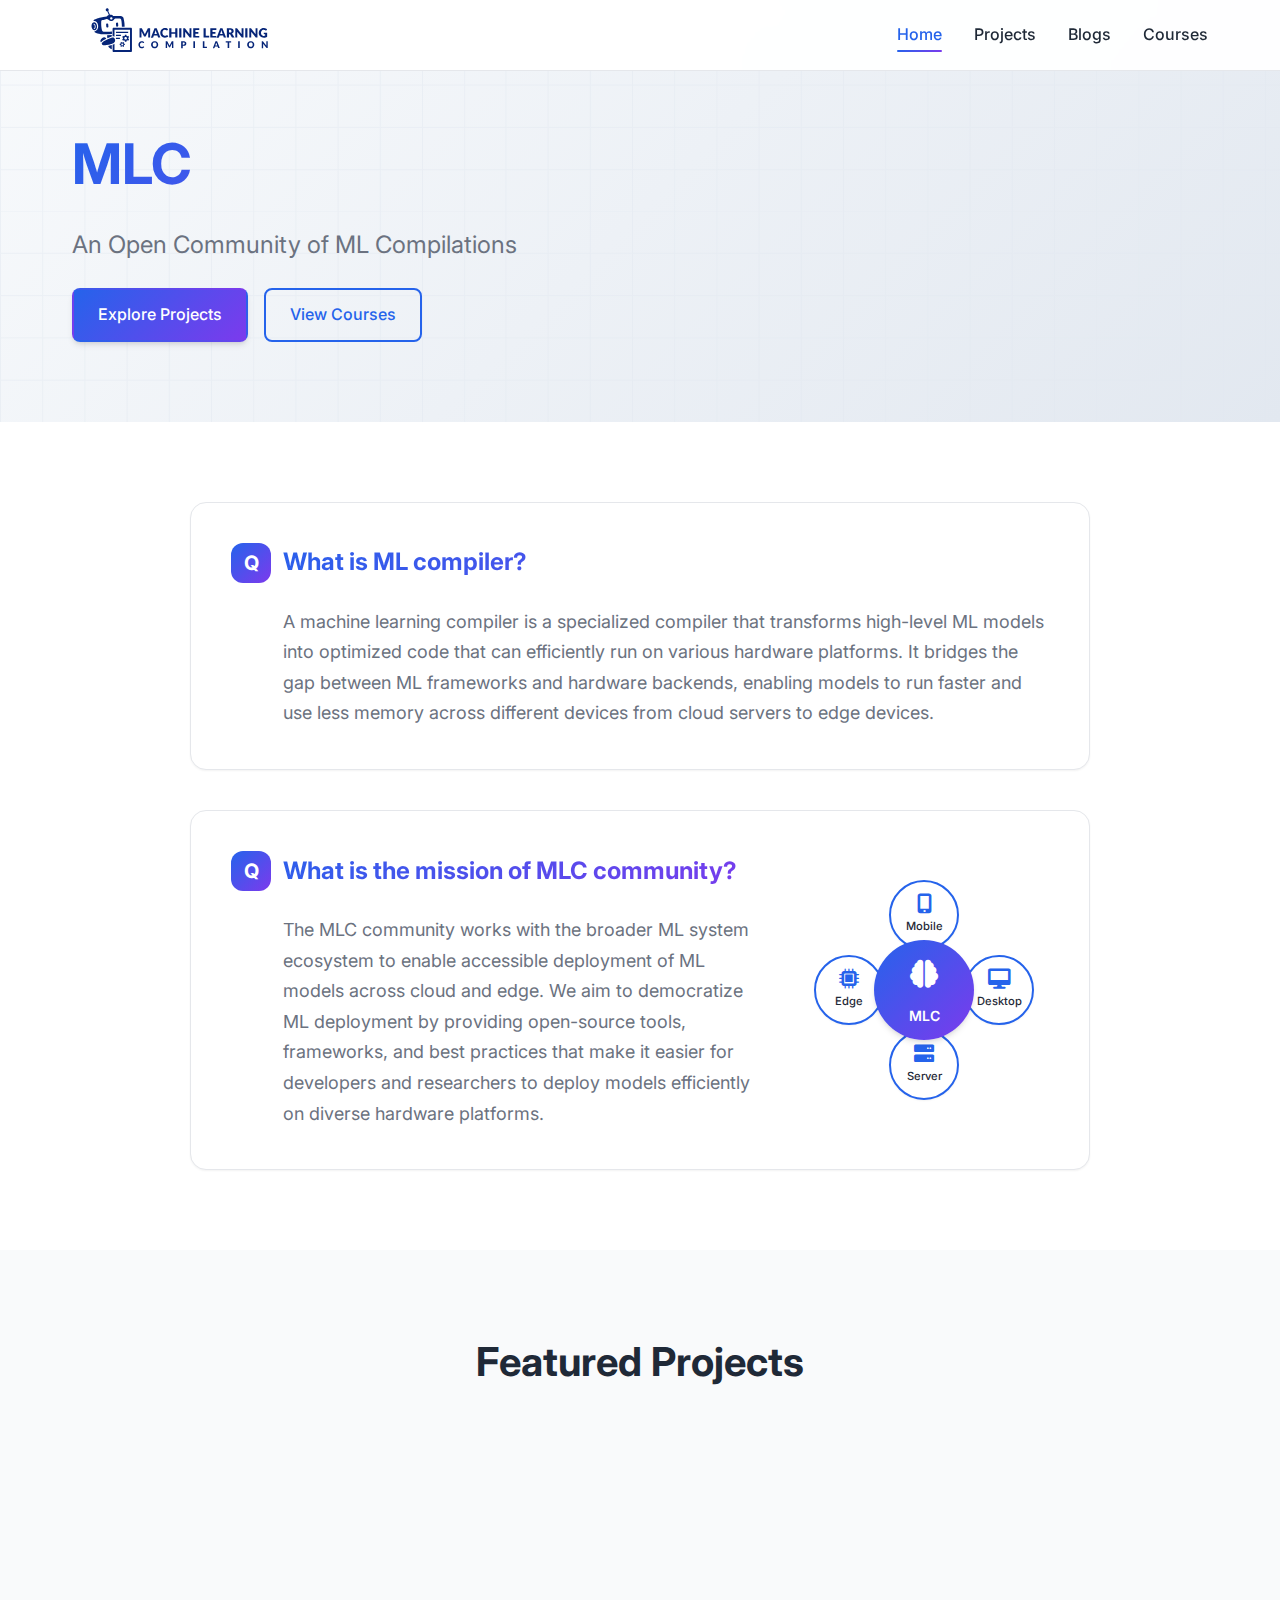
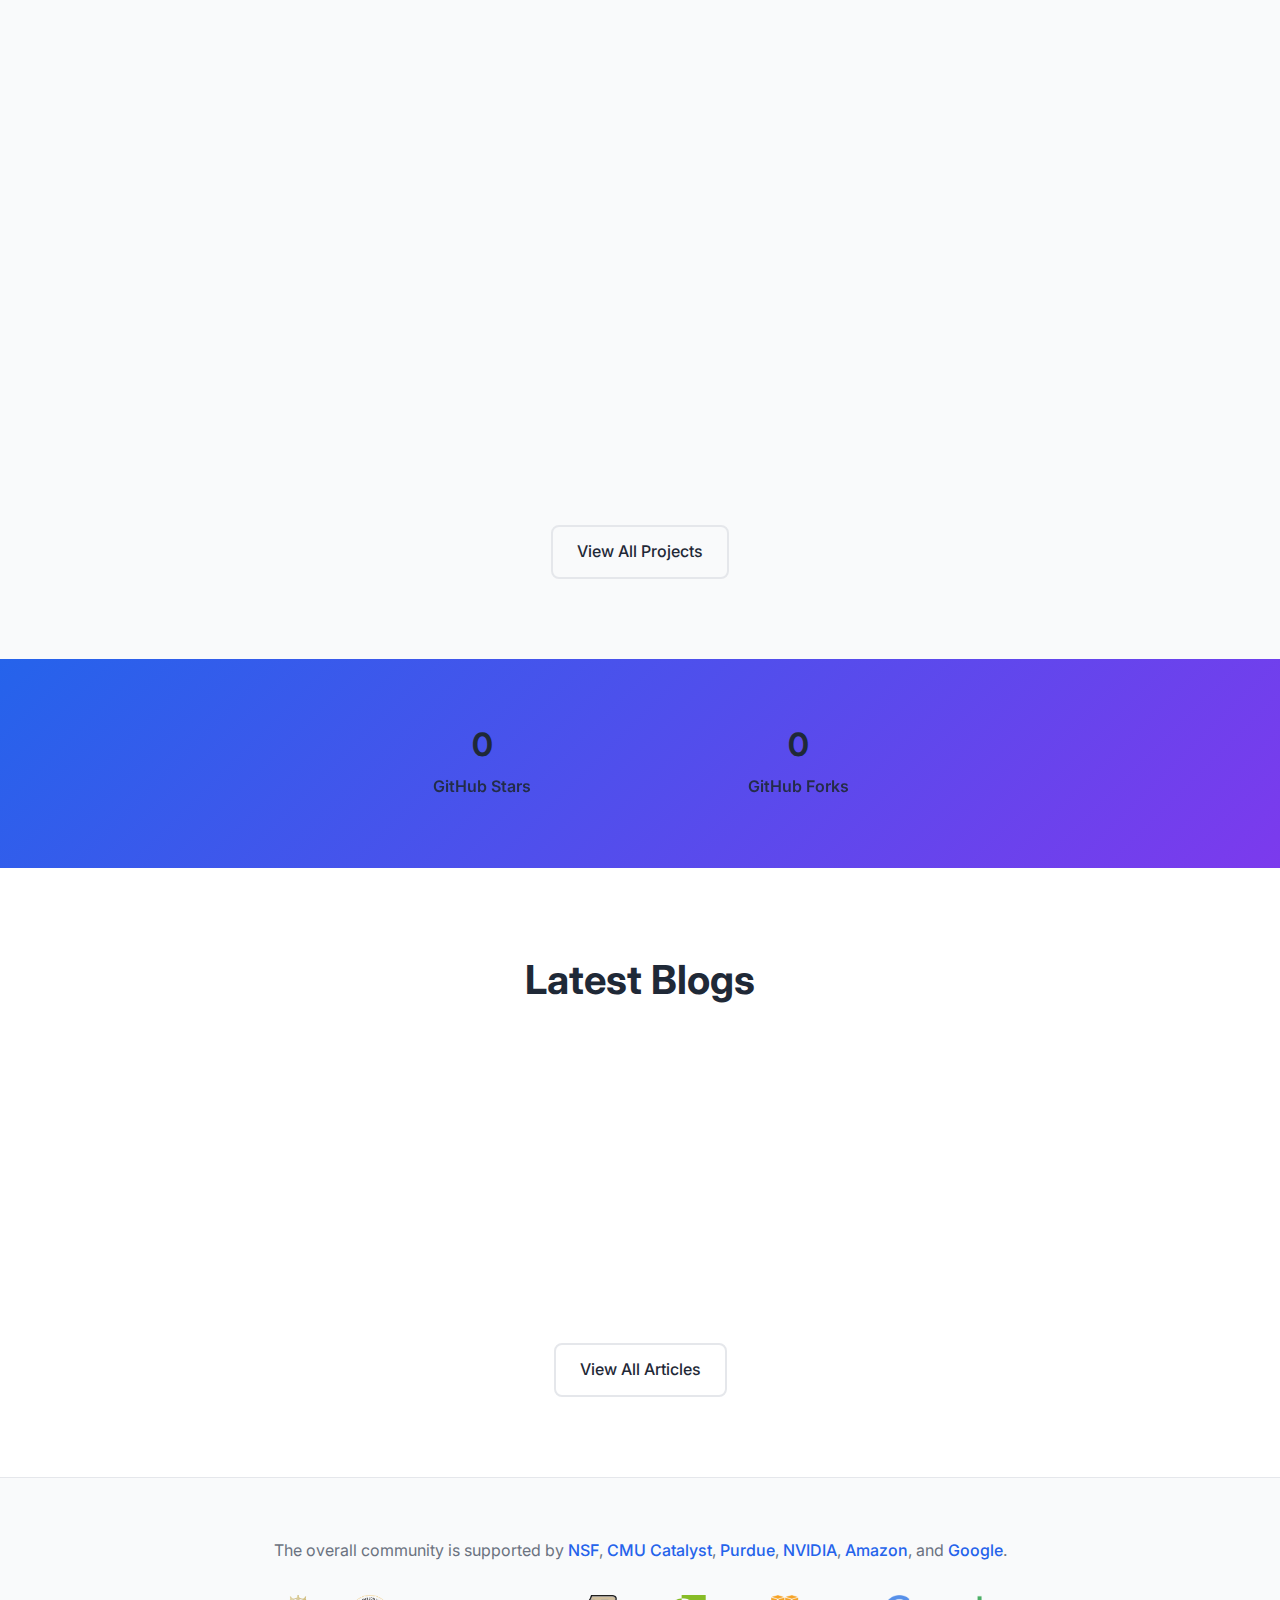
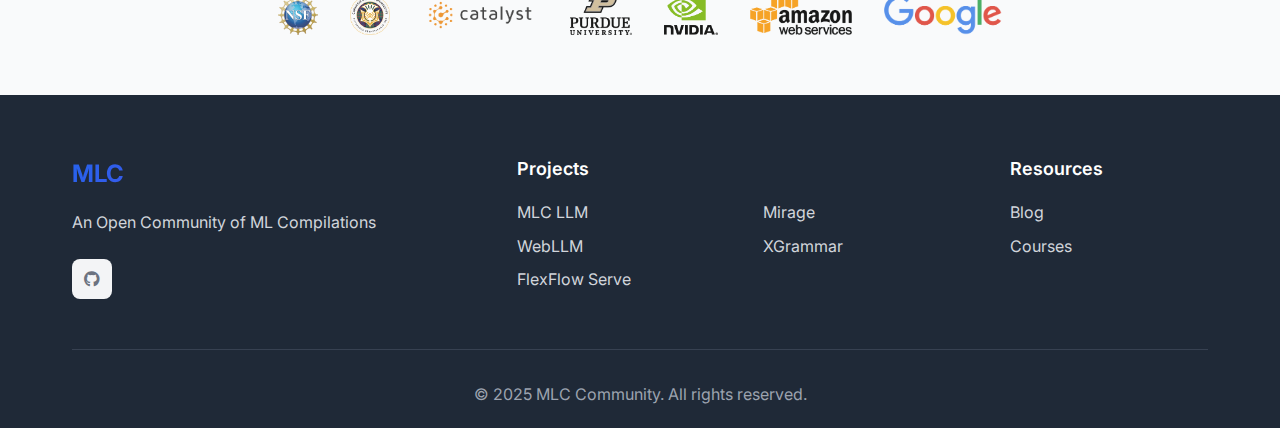
<file: index.html>
<!DOCTYPE html>
<html lang="en">
<head>
    <meta charset="UTF-8">
    <meta name="viewport" content="width=device-width, initial-scale=1.0">
    <title>MLC - A Community of Machine Learning Compilers</title>
    <link rel="stylesheet" href="css/style.css">
    <link href="https://fonts.googleapis.com/css2?family=Inter:wght@300;400;500;600;700&display=swap" rel="stylesheet">
    <link rel="stylesheet" href="https://cdnjs.cloudflare.com/ajax/libs/font-awesome/6.0.0/css/all.min.css">
    <script src="js/includes.js" defer></script>
    <style>
        /* Stats Section - 2 columns for GitHub stats */
        .stats .stats-grid {
            grid-template-columns: repeat(2, 1fr);
            max-width: 600px;
            margin: 0 auto;
        }
    </style>
    <style>
        /* Introduction Section Styles */
        .introduction {
            padding: 80px 0;
            background: var(--bg-primary);
        }

        .introduction-grid {
            display: grid;
            grid-template-columns: 1fr;
            gap: 2.5rem;
            max-width: 900px;
            margin: 0 auto;
        }

        .qa-card {
            background: white;
            padding: 2.5rem;
            border-radius: 1rem;
            box-shadow: var(--shadow-sm);
            border: 1px solid var(--border-color);
            transition: all 0.3s ease;
        }

        .qa-card:hover {
            transform: translateY(-2px);
            box-shadow: var(--shadow-md);
        }

        .qa-card.with-visual {
            display: grid;
            grid-template-columns: 1fr auto;
            gap: 2rem;
            align-items: center;
        }

        .qa-content {
            flex: 1;
        }

        .qa-question {
            font-size: 1.5rem;
            font-weight: 700;
            margin-bottom: 1.5rem;
            background: var(--gradient-primary);
            -webkit-background-clip: text;
            -webkit-text-fill-color: transparent;
            background-clip: text;
            display: flex;
            align-items: center;
            gap: 0.75rem;
        }

        .qa-question::before {
            content: 'Q';
            width: 40px;
            height: 40px;
            background: var(--gradient-primary);
            border-radius: 0.75rem;
            display: flex;
            align-items: center;
            justify-content: center;
            color: white;
            font-size: 1.25rem;
            font-weight: 700;
            flex-shrink: 0;
            -webkit-text-fill-color: white;
        }

        .qa-answer {
            font-size: 1.125rem;
            color: var(--text-secondary);
            line-height: 1.7;
            padding-left: 3.25rem;
        }

        .qa-visual {
            display: flex;
            justify-content: center;
            align-items: center;
            flex-shrink: 0;
        }

        .qa-visual .mission-diagram {
            position: relative;
            width: 250px;
            height: 250px;
        }

        .qa-visual .diagram-center {
            position: absolute;
            top: 50%;
            left: 50%;
            transform: translate(-50%, -50%);
            width: 100px;
            height: 100px;
            background: var(--gradient-primary);
            border-radius: 50%;
            display: flex;
            flex-direction: column;
            align-items: center;
            justify-content: center;
            color: white;
            z-index: 2;
            box-shadow: var(--shadow-md);
        }

        .qa-visual .center-icon {
            font-size: 1.75rem;
            margin-bottom: 0.5rem;
        }

        .qa-visual .diagram-center span {
            font-size: 0.875rem;
            font-weight: 600;
        }

        .qa-visual .diagram-nodes {
            position: relative;
            width: 100%;
            height: 100%;
        }

        .qa-visual .node {
            position: absolute;
            width: 70px;
            height: 70px;
            background: white;
            border: 2px solid var(--primary-color);
            border-radius: 50%;
            display: flex;
            flex-direction: column;
            align-items: center;
            justify-content: center;
            box-shadow: var(--shadow-sm);
            transition: all 0.3s ease;
        }

        .qa-visual .node:hover {
            transform: scale(1.1);
            box-shadow: var(--shadow-md);
        }

        .qa-visual .node i {
            font-size: 1.25rem;
            color: var(--primary-color);
            margin-bottom: 0.25rem;
        }

        .qa-visual .node span {
            font-size: 0.7rem;
            font-weight: 500;
            color: var(--text-primary);
        }

        .qa-visual .node.mobile {
            top: 15px;
            left: 50%;
            transform: translateX(-50%);
        }

        .qa-visual .node.desktop {
            top: 50%;
            right: 15px;
            transform: translateY(-50%);
        }

        .qa-visual .node.server {
            bottom: 15px;
            left: 50%;
            transform: translateX(-50%);
        }

        .qa-visual .node.edge {
            top: 50%;
            left: 15px;
            transform: translateY(-50%);
        }

        @media (max-width: 768px) {
            .qa-question {
                font-size: 1.25rem;
                flex-direction: column;
                align-items: flex-start;
                gap: 1rem;
            }

            .qa-question::before {
                width: 35px;
                height: 35px;
                font-size: 1.125rem;
            }

            .qa-answer {
                padding-left: 0;
                font-size: 1rem;
            }

            .qa-card {
                padding: 2rem 1.5rem;
            }

            .qa-card.with-visual {
                grid-template-columns: 1fr;
                gap: 2rem;
            }

            .qa-visual .mission-diagram {
                width: 200px;
                height: 200px;
            }

            .qa-visual .diagram-center {
                width: 80px;
                height: 80px;
            }

            .qa-visual .center-icon {
                font-size: 1.5rem;
            }

            .qa-visual .node {
                width: 60px;
                height: 60px;
            }

            .qa-visual .node i {
                font-size: 1rem;
            }

            .qa-visual .node span {
                font-size: 0.65rem;
            }
        }

        /* Acknowledgment Section Styles */
        .acknowledgment {
            padding: 60px 0;
            background: var(--bg-secondary, #f8f9fa);
            border-top: 1px solid var(--border-color, #e0e0e0);
        }

        .acknowledgment-text {
            text-align: center;
            font-size: 1rem;
            color: var(--text-secondary, #666);
            line-height: 1.6;
            max-width: 900px;
            margin: 0 auto;
        }

        .acknowledgment-logos {
            display: flex;
            flex-wrap: wrap;
            justify-content: center;
            align-items: center;
            gap: 2rem;
            margin-top: 2rem;
        }

        .acknowledgment-logo {
            height: 40px;
            max-width: 140px;
            object-fit: contain;
            filter: grayscale(10%);
            opacity: 0.9;
            transition: filter 0.2s ease, opacity 0.2s ease, transform 0.2s ease;
        }

        .acknowledgment-logo:hover {
            filter: none;
            opacity: 1;
            transform: translateY(-2px);
        }

        .acknowledgment-text a {
            color: var(--primary-color, #2563eb);
            text-decoration: none;
            font-weight: 500;
            transition: color 0.3s ease;
        }

        .acknowledgment-text a:hover {
            color: var(--primary-dark, #1d4ed8);
            text-decoration: underline;
        }

        @media (max-width: 768px) {
            .acknowledgment {
                padding: 40px 0;
            }

            .acknowledgment-text {
                font-size: 0.9rem;
                padding: 0 1rem;
            }

            .acknowledgment-logos {
                gap: 1.5rem;
            }

            .acknowledgment-logo {
                height: 32px;
            }
        }
    </style>
</head>
<body>
    <div id="site-header"></div>

    <main>
        <!-- Hero Section -->
        <section class="hero">
            <div class="hero-container">
                <div class="hero-content">
                    <h1 class="hero-title">MLC</h1>
                    <h2 class="hero-subtitle">An Open Community of ML Compilations
                    </h2>
                    <div class="hero-buttons">
                        <a href="projects.html" class="btn btn-primary">Explore Projects</a>
                        <a href="courses.html" class="btn btn-secondary">View Courses</a>
                    </div>
                </div>
            </div>
        </section>

        <!-- Features Section -->
        <!--
        <section class="features">
            <div class="container">
                <h2 class="section-title">Why Choose MLC-LLM?</h2>
                <div class="features-grid">
                    <div class="feature-card">
                        <div class="feature-icon">
                            <i class="fas fa-tachometer-alt"></i>
                        </div>
                        <h3>Optimized Performance</h3>
                        <p>Advanced compilation techniques and runtime optimizations for maximum inference speed across various hardware platforms.</p>
                    </div>
                    <div class="feature-card">
                        <div class="feature-icon">
                            <i class="fas fa-memory"></i>
                        </div>
                        <h3>Memory Efficient</h3>
                        <p>Innovative memory management strategies that reduce memory footprint while maintaining high model quality.</p>
                    </div>
                    <div class="feature-card">
                        <div class="feature-icon">
                            <i class="fas fa-puzzle-piece"></i>
                        </div>
                        <h3>Universal Compatibility</h3>
                        <p>Seamless deployment across CPUs, GPUs, mobile devices, and edge computing platforms with unified APIs.</p>
                    </div>
                    <div class="feature-card">
                        <div class="feature-icon">
                            <i class="fas fa-code-branch"></i>
                        </div>
                        <h3>Open Source</h3>
                        <p>Completely open source with active community contributions, transparent development, and permissive licensing.</p>
                    </div>
                </div>
            </div>
        </section>
        -->

        <!-- Introduction Section -->
        <section class="introduction">
            <div class="container">
                <div class="introduction-grid">
                    <div class="qa-card">
                        <h3 class="qa-question">What is ML compiler?</h3>
                        <p class="qa-answer">A machine learning compiler is a specialized compiler that transforms high-level ML models into optimized code that can efficiently run on various hardware platforms. It bridges the gap between ML frameworks and hardware backends, enabling models to run faster and use less memory across different devices from cloud servers to edge devices.</p>
                    </div>
                    <div class="qa-card with-visual">
                        <div class="qa-content">
                            <h3 class="qa-question">What is the mission of MLC community?</h3>
                            <p class="qa-answer">The MLC community works with the broader ML system ecosystem to enable accessible deployment of ML models across cloud and edge. We aim to democratize ML deployment by providing open-source tools, frameworks, and best practices that make it easier for developers and researchers to deploy models efficiently on diverse hardware platforms.</p>
                        </div>
                        <div class="qa-visual">
                            <div class="mission-diagram">
                                <div class="diagram-center">
                                    <div class="center-icon">
                                        <i class="fas fa-brain"></i>
                                    </div>
                                    <span>MLC</span>
                                </div>
                                <div class="diagram-nodes">
                                    <div class="node mobile">
                                        <i class="fas fa-mobile-alt"></i>
                                        <span>Mobile</span>
                                    </div>
                                    <div class="node desktop">
                                        <i class="fas fa-desktop"></i>
                                        <span>Desktop</span>
                                    </div>
                                    <div class="node server">
                                        <i class="fas fa-server"></i>
                                        <span>Server</span>
                                    </div>
                                    <div class="node edge">
                                        <i class="fas fa-microchip"></i>
                                        <span>Edge</span>
                                    </div>
                                </div>
                            </div>
                        </div>
                    </div>
                </div>
            </div>
        </section>

        <!-- Projects Preview -->
        <section class="projects-preview">
            <div class="container">
                <h2 class="section-title">Featured Projects</h2>
                <div class="projects-grid">
                    <div class="project-card">
                        <div class="project-icon">
                            <i class="fas fa-microchip"></i>
                        </div>
                        <h3>MLC LLM</h3>
                        <p>High-performance, memory-efficient LLM inference across devices and backends.</p>
                        <a href="projects.html#mlc-llm" class="project-link">Learn More <i class="fas fa-arrow-right"></i></a>
                    </div>
                    <div class="project-card">
                        <div class="project-icon">
                            <i class="fas fa-globe"></i>
                        </div>
                        <h3>WebLLM</h3>
                        <p>In-browser LLM inference on WebGPU with zero server dependency.</p>
                        <a href="projects.html#webllm" class="project-link">Learn More <i class="fas fa-arrow-right"></i></a>
                    </div>
                    <div class="project-card">
                        <div class="project-icon">
                            <i class="fas fa-server"></i>
                        </div>
                        <h3>FlexFlow Serve</h3>
                        <p>Low-latency serving via speculative inference and token tree verification.</p>
                        <a href="projects.html#flexflow-serve" class="project-link">Learn More <i class="fas fa-arrow-right"></i></a>
                    </div>
                    <div class="project-card">
                        <div class="project-icon">
                            <i class="fas fa-magic"></i>
                        </div>
                        <h3>Mirage</h3>
                        <p>Automated kernel and graph optimization for LLM workloads.</p>
                        <a href="projects.html#mirage" class="project-link">Learn More <i class="fas fa-arrow-right"></i></a>
                    </div>
                    <div class="project-card">
                        <div class="project-icon">
                            <i class="fas fa-language"></i>
                        </div>
                        <h3>XGrammar</h3>
                        <p>Constrained decoding with expressive grammars for structured generation.</p>
                        <a href="projects.html#xgrammar" class="project-link">Learn More <i class="fas fa-arrow-right"></i></a>
                    </div>
                </div>
                <div class="projects-cta">
                    <a href="projects.html" class="btn btn-outline">View All Projects</a>
                </div>
            </div>
        </section>

        <!-- Community Stats -->
        <section class="stats">
            <div class="container">
                <div class="stats-grid">
                    <!-- GitHub stats will be dynamically loaded here -->
                    <div class="stat-item">
                        <div class="stat-number">
                            <i class="fas fa-spinner fa-spin"></i>
                        </div>
                        <div class="stat-label">Loading...</div>
                    </div>
                    <div class="stat-item">
                        <div class="stat-number">
                            <i class="fas fa-spinner fa-spin"></i>
                        </div>
                        <div class="stat-label">Loading...</div>
                    </div>
                </div>
            </div>
        </section>

        <!-- Latest News -->
        <section class="latest-news">
            <div class="container">
                <h2 class="section-title">Latest Blogs</h2>
                <div class="news-grid">
                    <!-- Latest blog posts will be dynamically loaded here -->
                    <article class="news-card">
                        <div class="news-meta">
                            <span class="news-date">Loading...</span>
                            <span class="news-category">Blog</span>
                        </div>
                        <h3>Loading latest blog posts...</h3>
                        <p>Please wait while we fetch the latest articles.</p>
                        <a href="blog.html" class="news-link">View Blog</a>
                    </article>
                </div>
                <div class="news-cta">
                    <a href="blog.html" class="btn btn-outline">View All Articles</a>
                </div>
            </div>
        </section>

        <!-- Acknowledgment Section -->
        <section class="acknowledgment">
            <div class="container">
                <p class="acknowledgment-text">The overall community is supported by <a href="https://www.nsf.gov/" target="_blank" rel="noopener noreferrer">NSF</a>, <a href="https://www.cmu.edu/catalyst/" target="_blank" rel="noopener noreferrer">CMU Catalyst</a>, <a href="https://www.purdue.edu/" target="_blank" rel="noopener noreferrer">Purdue</a>, <a href="https://www.nvidia.com/" target="_blank" rel="noopener noreferrer">NVIDIA</a>, <a href="https://aws.amazon.com/" target="_blank" rel="noopener noreferrer">Amazon</a>, and <a href="https://research.google/" target="_blank" rel="noopener noreferrer">Google</a>.</p>
                <div class="acknowledgment-logos">
                    <img src="img/logos/nsf.png" alt="NSF" class="acknowledgment-logo">
                    <img src="img/logos/cmu.png" alt="CMU" class="acknowledgment-logo">
                    <img src="img/logos/catalyst.png" alt="Catalyst" class="acknowledgment-logo">
                    <img src="img/logos/purdue.png" alt="Purdue" class="acknowledgment-logo">
                    <img src="img/logos/nvidia.png" alt="NVIDIA" class="acknowledgment-logo">
                    <img src="img/logos/amazon.png" alt="Amazon" class="acknowledgment-logo">
                    <img src="img/logos/google.png" alt="Google" class="acknowledgment-logo">
                </div>
            </div>
        </section>
    </main>

    <div id="site-footer"></div>

    <script src="js/script.js"></script>
    <script src="js/blog-loader.js" defer></script>
    <script src="js/github-stats.js" defer></script>
</body>
</html>
</file>
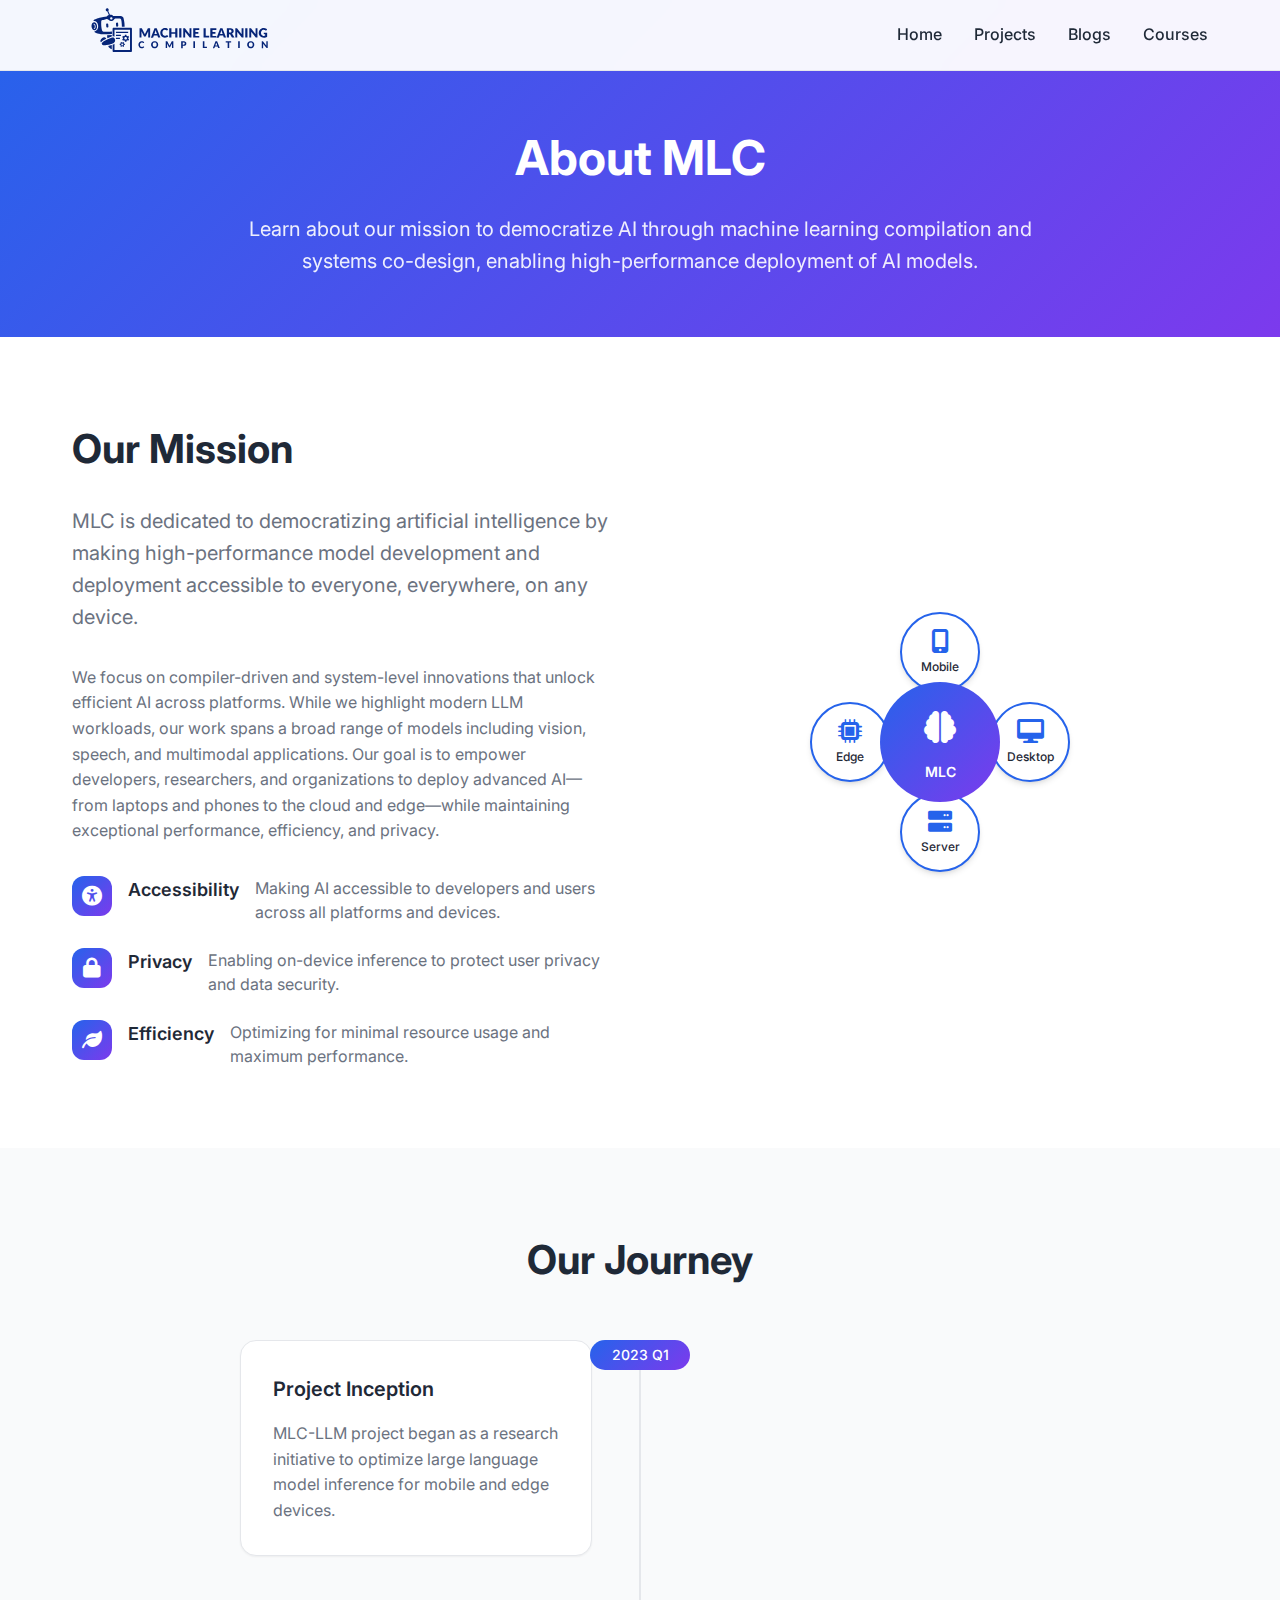
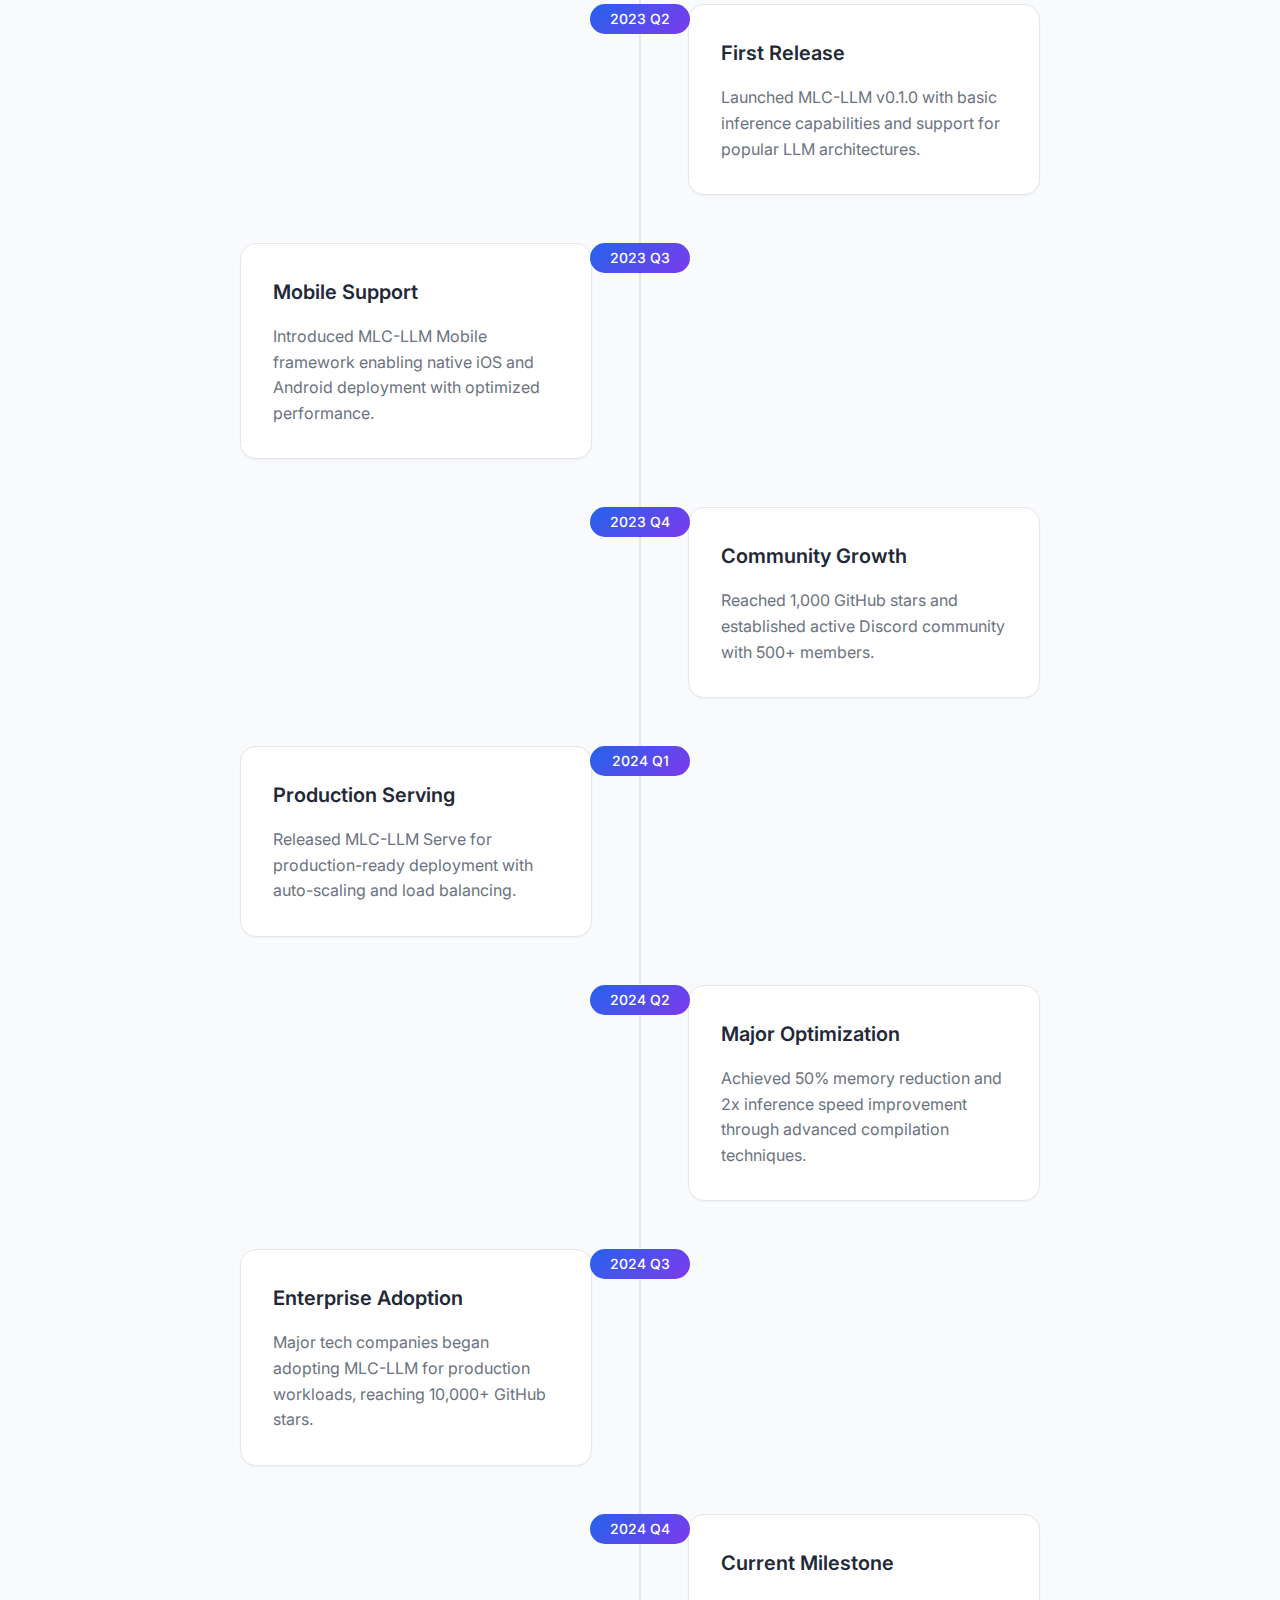
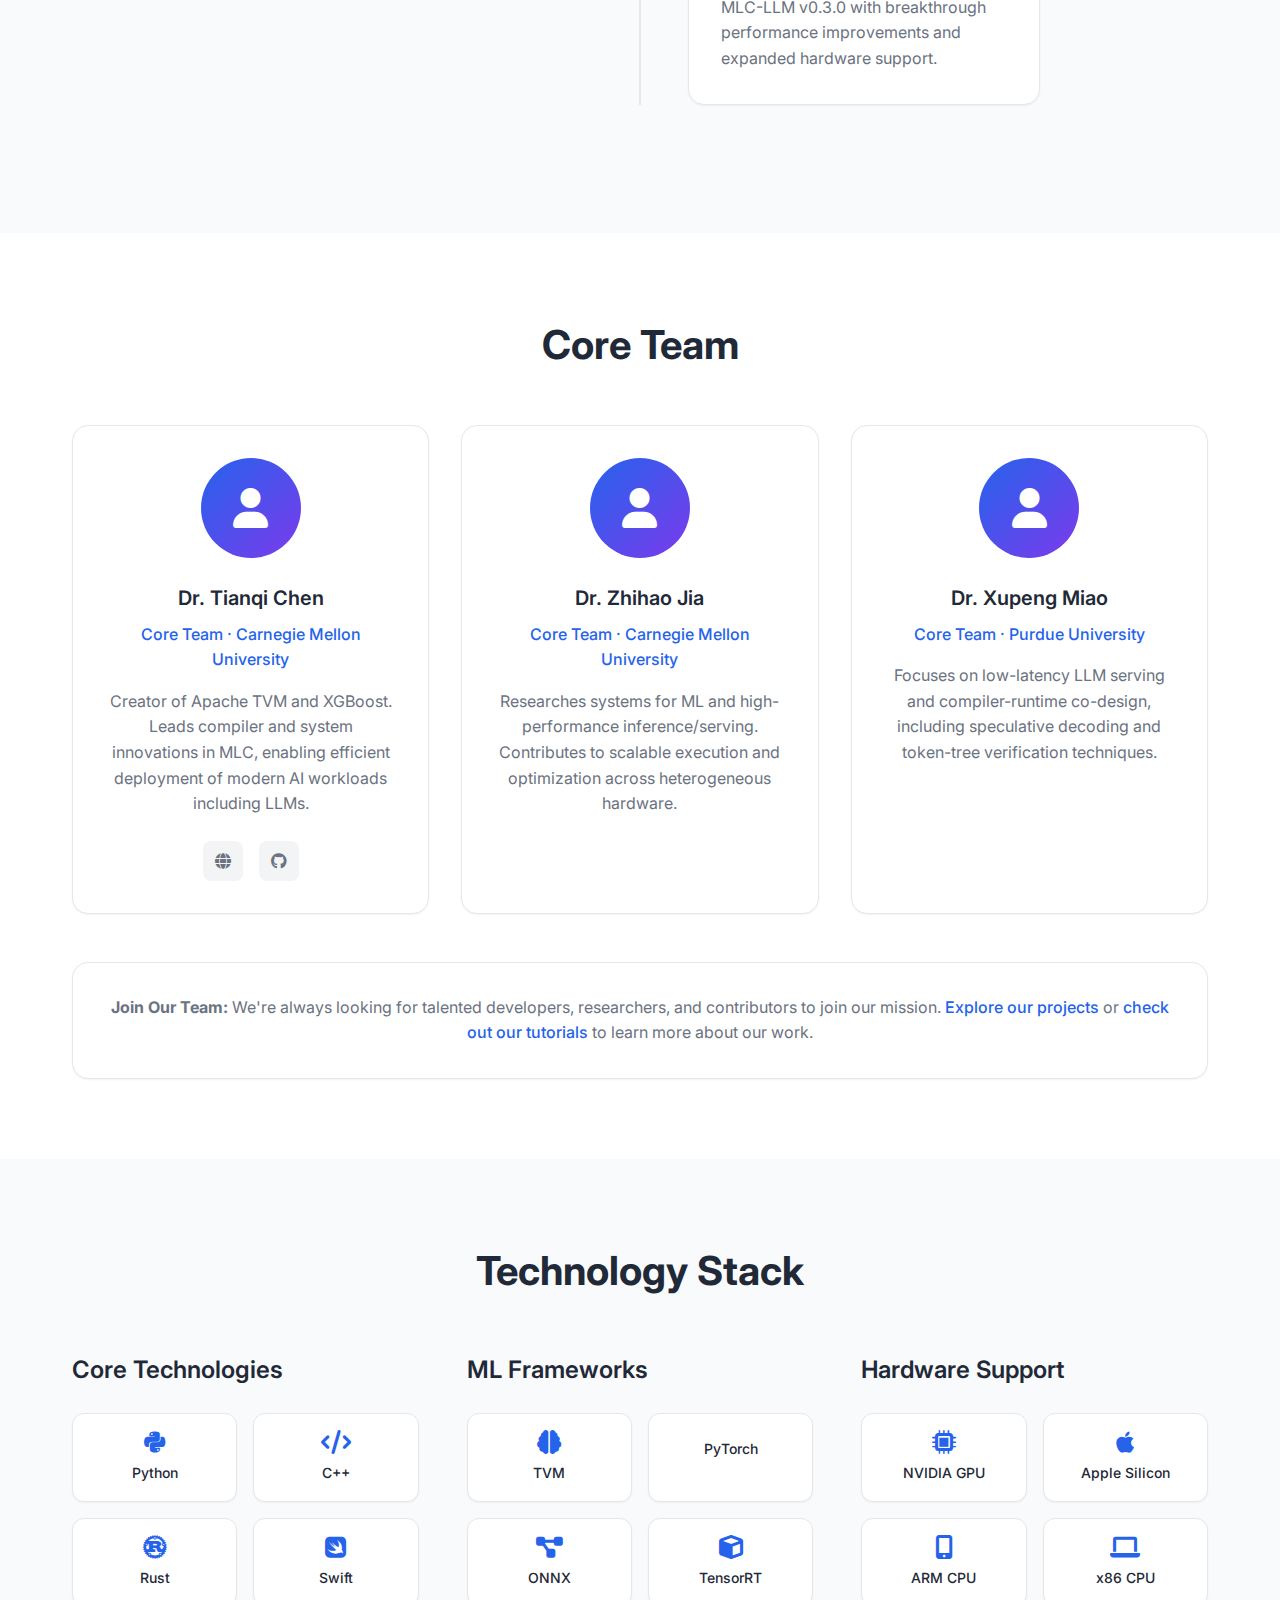
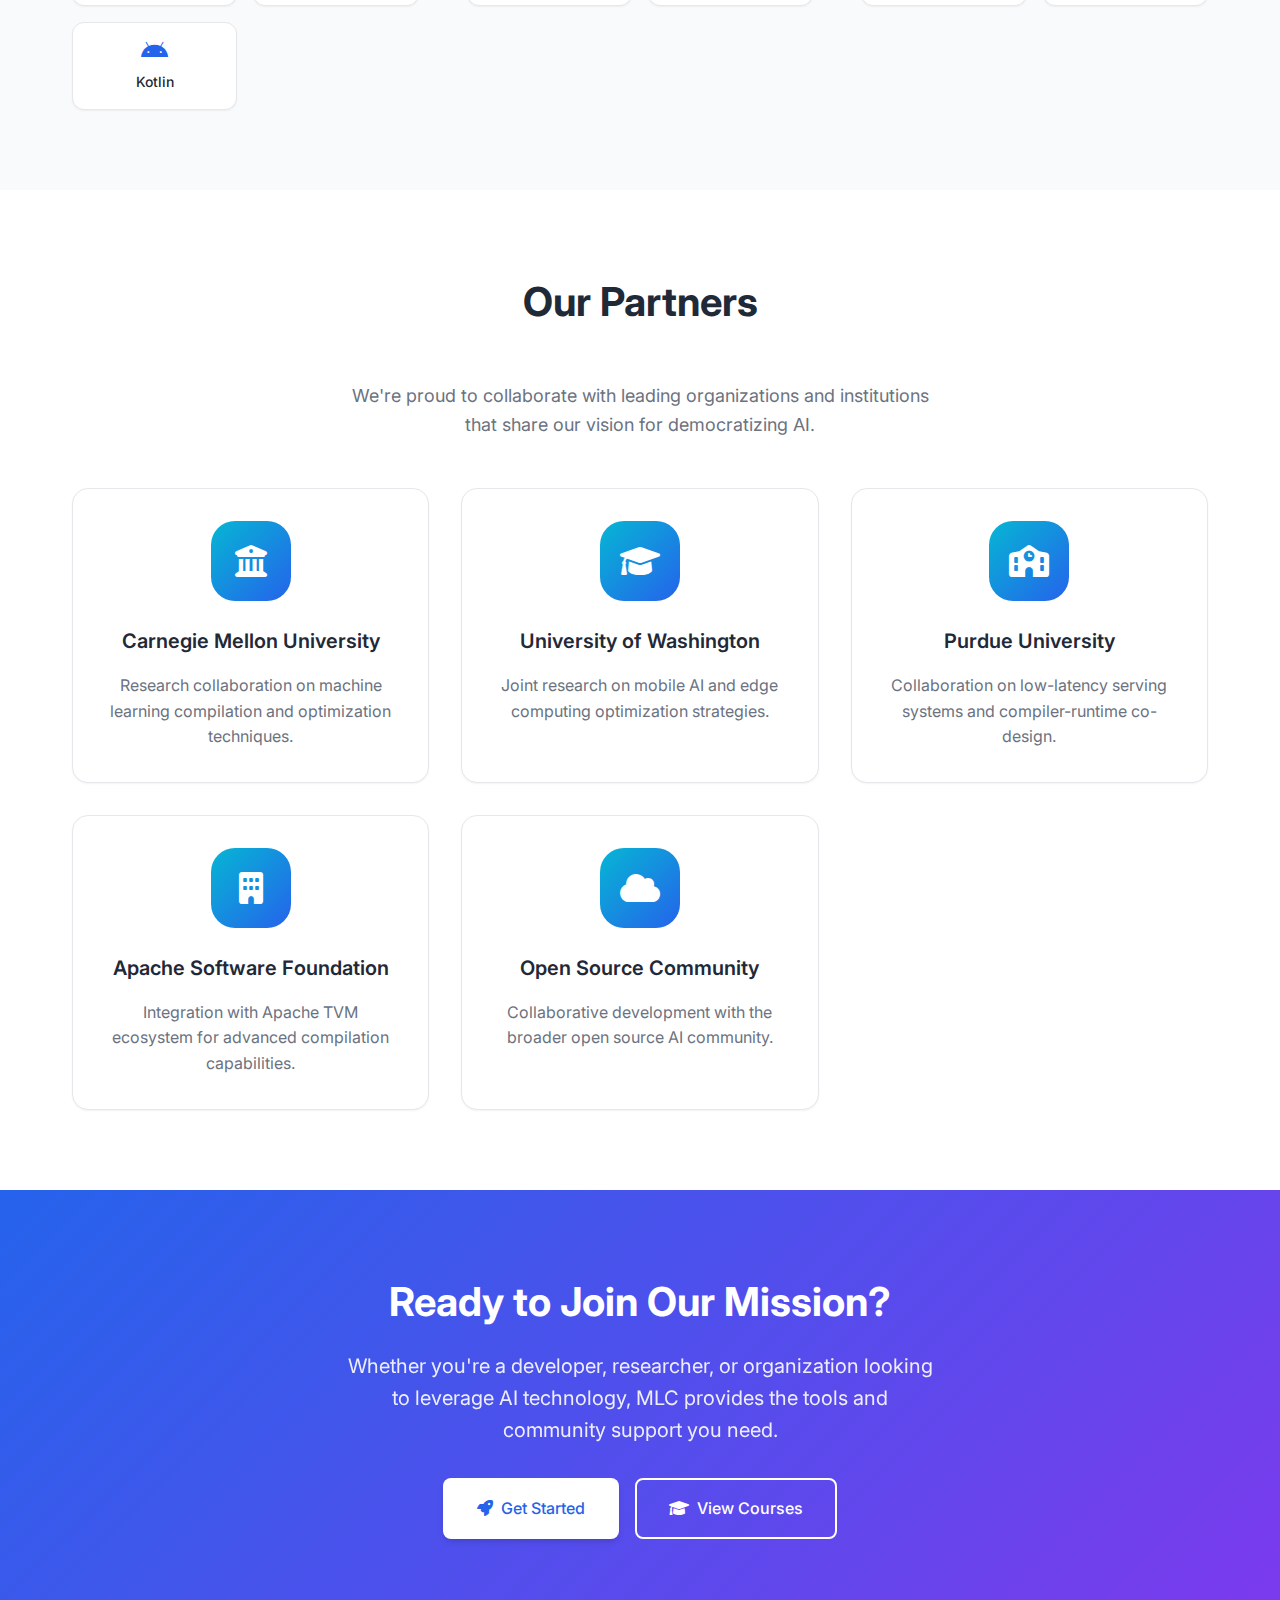
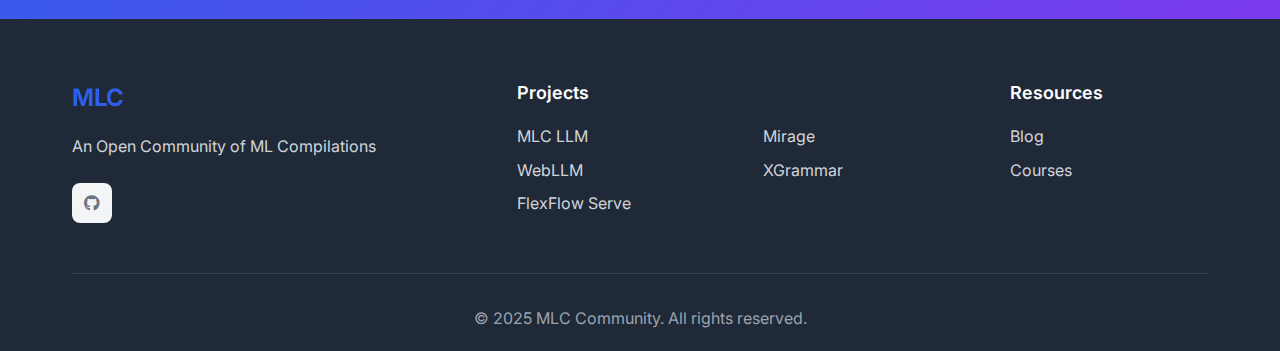
<file: about.html>
<!DOCTYPE html>
<html lang="en">
<head>
    <meta charset="UTF-8">
    <meta name="viewport" content="width=device-width, initial-scale=1.0">
    <title>About - MLC</title>
    <link rel="stylesheet" href="css/style.css">
    <link href="https://fonts.googleapis.com/css2?family=Inter:wght@300;400;500;600;700&display=swap" rel="stylesheet">
    <link rel="stylesheet" href="https://cdnjs.cloudflare.com/ajax/libs/font-awesome/6.0.0/css/all.min.css">
    <script src="js/includes.js" defer></script>
</head>
<body>
    <div id="site-header"></div>

    <main>
        <!-- Page Header -->
        <section class="page-header">
            <div class="container">
                <h1 class="page-title">About MLC</h1>
                <p class="page-description">
                    Learn about our mission to democratize AI through machine learning compilation
                    and systems co-design, enabling high-performance deployment of AI models.
                </p>
            </div>
        </section>

        <!-- Mission Section -->
        <section class="mission">
            <div class="container">
                <div class="mission-content">
                    <div class="mission-text">
                        <h2>Our Mission</h2>
                        <p class="mission-lead">
                            MLC is dedicated to democratizing artificial intelligence by making
                            high-performance model development and deployment accessible to everyone,
                            everywhere, on any device.
                        </p>
                        <p>
                            We focus on compiler-driven and system-level innovations that unlock efficient AI across
                            platforms. While we highlight modern LLM workloads, our work spans a broad range of models
                            including vision, speech, and multimodal applications. Our goal is to empower developers,
                            researchers, and organizations to deploy advanced AI—from laptops and phones to the cloud
                            and edge—while maintaining exceptional performance, efficiency, and privacy.
                        </p>
                        <div class="mission-values">
                            <div class="value-item">
                                <i class="fas fa-universal-access"></i>
                                <h4>Accessibility</h4>
                                <p>Making AI accessible to developers and users across all platforms and devices.</p>
                            </div>
                            <div class="value-item">
                                <i class="fas fa-lock"></i>
                                <h4>Privacy</h4>
                                <p>Enabling on-device inference to protect user privacy and data security.</p>
                            </div>
                            <div class="value-item">
                                <i class="fas fa-leaf"></i>
                                <h4>Efficiency</h4>
                                <p>Optimizing for minimal resource usage and maximum performance.</p>
                            </div>
                        </div>
                    </div>
                    <div class="mission-visual">
                        <div class="mission-diagram">
                            <div class="diagram-center">
                                <div class="center-icon">
                                    <i class="fas fa-brain"></i>
                                </div>
                                <span>MLC</span>
                            </div>
                            <div class="diagram-nodes">
                                <div class="node mobile">
                                    <i class="fas fa-mobile-alt"></i>
                                    <span>Mobile</span>
                                </div>
                                <div class="node desktop">
                                    <i class="fas fa-desktop"></i>
                                    <span>Desktop</span>
                                </div>
                                <div class="node server">
                                    <i class="fas fa-server"></i>
                                    <span>Server</span>
                                </div>
                                <div class="node edge">
                                    <i class="fas fa-microchip"></i>
                                    <span>Edge</span>
                                </div>
                            </div>
                        </div>
                    </div>
                </div>
            </div>
        </section>

        <!-- History -->
        <section class="history">
            <div class="container">
                <h2 class="section-title">Our Journey</h2>
                <div class="timeline">
                    <div class="timeline-item">
                        <div class="timeline-date">2023 Q1</div>
                        <div class="timeline-content">
                            <h3>Project Inception</h3>
                            <p>MLC-LLM project began as a research initiative to optimize large language model inference for mobile and edge devices.</p>
                        </div>
                    </div>
                    <div class="timeline-item">
                        <div class="timeline-date">2023 Q2</div>
                        <div class="timeline-content">
                            <h3>First Release</h3>
                            <p>Launched MLC-LLM v0.1.0 with basic inference capabilities and support for popular LLM architectures.</p>
                        </div>
                    </div>
                    <div class="timeline-item">
                        <div class="timeline-date">2023 Q3</div>
                        <div class="timeline-content">
                            <h3>Mobile Support</h3>
                            <p>Introduced MLC-LLM Mobile framework enabling native iOS and Android deployment with optimized performance.</p>
                        </div>
                    </div>
                    <div class="timeline-item">
                        <div class="timeline-date">2023 Q4</div>
                        <div class="timeline-content">
                            <h3>Community Growth</h3>
                            <p>Reached 1,000 GitHub stars and established active Discord community with 500+ members.</p>
                        </div>
                    </div>
                    <div class="timeline-item">
                        <div class="timeline-date">2024 Q1</div>
                        <div class="timeline-content">
                            <h3>Production Serving</h3>
                            <p>Released MLC-LLM Serve for production-ready deployment with auto-scaling and load balancing.</p>
                        </div>
                    </div>
                    <div class="timeline-item">
                        <div class="timeline-date">2024 Q2</div>
                        <div class="timeline-content">
                            <h3>Major Optimization</h3>
                            <p>Achieved 50% memory reduction and 2x inference speed improvement through advanced compilation techniques.</p>
                        </div>
                    </div>
                    <div class="timeline-item">
                        <div class="timeline-date">2024 Q3</div>
                        <div class="timeline-content">
                            <h3>Enterprise Adoption</h3>
                            <p>Major tech companies began adopting MLC-LLM for production workloads, reaching 10,000+ GitHub stars.</p>
                        </div>
                    </div>
                    <div class="timeline-item">
                        <div class="timeline-date">2024 Q4</div>
                        <div class="timeline-content">
                            <h3>Current Milestone</h3>
                            <p>MLC-LLM v0.3.0 with breakthrough performance improvements and expanded hardware support.</p>
                        </div>
                    </div>
                </div>
            </div>
        </section>

        <!-- Team Section -->
        <section class="team">
            <div class="container">
                <h2 class="section-title">Core Team</h2>
                <div class="team-grid">
                    <div class="team-member">
                        <div class="member-avatar">
                            <i class="fas fa-user"></i>
                        </div>
                        <h3>Dr. Tianqi Chen</h3>
                        <p class="member-role">Core Team · Carnegie Mellon University</p>
                        <p class="member-bio">
                            Creator of Apache TVM and XGBoost. Leads compiler and system innovations in MLC,
                            enabling efficient deployment of modern AI workloads including LLMs.
                        </p>
                        <div class="member-links">
                            <a href="https://tqchen.com" target="_blank" rel="noopener">
                                <i class="fas fa-globe"></i>
                            </a>
                            <a href="https://github.com/tqchen" target="_blank" rel="noopener">
                                <i class="fab fa-github"></i>
                            </a>
                        </div>
                    </div>
                    <div class="team-member">
                        <div class="member-avatar">
                            <i class="fas fa-user"></i>
                        </div>
                        <h3>Dr. Zhihao Jia</h3>
                        <p class="member-role">Core Team · Carnegie Mellon University</p>
                        <p class="member-bio">
                            Researches systems for ML and high-performance inference/serving. Contributes to
                            scalable execution and optimization across heterogeneous hardware.
                        </p>
                    </div>
                    <div class="team-member">
                        <div class="member-avatar">
                            <i class="fas fa-user"></i>
                        </div>
                        <h3>Dr. Xupeng Miao</h3>
                        <p class="member-role">Core Team · Purdue University</p>
                        <p class="member-bio">
                            Focuses on low-latency LLM serving and compiler-runtime co-design, including
                            speculative decoding and token-tree verification techniques.
                        </p>
                    </div>
                </div>
                
                <div class="team-note">
                    <p>
                        <strong>Join Our Team:</strong> We're always looking for talented developers, 
                        researchers, and contributors to join our mission. 
                        <a href="projects.html">Explore our projects</a> or 
                        <a href="courses.html">check out our tutorials</a> to learn more about our work.
                    </p>
                </div>
            </div>
        </section>

        <!-- Technology -->
        <section class="technology">
            <div class="container">
                <h2 class="section-title">Technology Stack</h2>
                <div class="tech-grid">
                    <div class="tech-category">
                        <h3>Core Technologies</h3>
                        <div class="tech-items">
                            <div class="tech-item">
                                <i class="fab fa-python"></i>
                                <span>Python</span>
                            </div>
                            <div class="tech-item">
                                <i class="fas fa-code"></i>
                                <span>C++</span>
                            </div>
                            <div class="tech-item">
                                <i class="fab fa-rust"></i>
                                <span>Rust</span>
                            </div>
                            <div class="tech-item">
                                <i class="fab fa-swift"></i>
                                <span>Swift</span>
                            </div>
                            <div class="tech-item">
                                <i class="fab fa-android"></i>
                                <span>Kotlin</span>
                            </div>
                        </div>
                    </div>
                    <div class="tech-category">
                        <h3>ML Frameworks</h3>
                        <div class="tech-items">
                            <div class="tech-item">
                                <i class="fas fa-brain"></i>
                                <span>TVM</span>
                            </div>
                            <div class="tech-item">
                                <i class="fab fa-pytorch"></i>
                                <span>PyTorch</span>
                            </div>
                            <div class="tech-item">
                                <i class="fas fa-project-diagram"></i>
                                <span>ONNX</span>
                            </div>
                            <div class="tech-item">
                                <i class="fas fa-cube"></i>
                                <span>TensorRT</span>
                            </div>
                        </div>
                    </div>
                    <div class="tech-category">
                        <h3>Hardware Support</h3>
                        <div class="tech-items">
                            <div class="tech-item">
                                <i class="fas fa-microchip"></i>
                                <span>NVIDIA GPU</span>
                            </div>
                            <div class="tech-item">
                                <i class="fab fa-apple"></i>
                                <span>Apple Silicon</span>
                            </div>
                            <div class="tech-item">
                                <i class="fas fa-mobile-alt"></i>
                                <span>ARM CPU</span>
                            </div>
                            <div class="tech-item">
                                <i class="fas fa-laptop"></i>
                                <span>x86 CPU</span>
                            </div>
                        </div>
                    </div>
                </div>
            </div>
        </section>

        <!-- Partners -->
        <section class="partners">
            <div class="container">
                <h2 class="section-title">Our Partners</h2>
                <p class="partners-description">
                    We're proud to collaborate with leading organizations and institutions 
                    that share our vision for democratizing AI.
                </p>
                <div class="partners-grid">
                    <div class="partner-card">
                        <div class="partner-logo">
                            <i class="fas fa-university"></i>
                        </div>
                        <h3>Carnegie Mellon University</h3>
                        <p>Research collaboration on machine learning compilation and optimization techniques.</p>
                    </div>
                    <div class="partner-card">
                        <div class="partner-logo">
                            <i class="fas fa-graduation-cap"></i>
                        </div>
                        <h3>University of Washington</h3>
                        <p>Joint research on mobile AI and edge computing optimization strategies.</p>
                    </div>
                    <div class="partner-card">
                        <div class="partner-logo">
                            <i class="fas fa-school"></i>
                        </div>
                        <h3>Purdue University</h3>
                        <p>Collaboration on low-latency serving systems and compiler-runtime co-design.</p>
                    </div>
                    <div class="partner-card">
                        <div class="partner-logo">
                            <i class="fas fa-building"></i>
                        </div>
                        <h3>Apache Software Foundation</h3>
                        <p>Integration with Apache TVM ecosystem for advanced compilation capabilities.</p>
                    </div>
                    <div class="partner-card">
                        <div class="partner-logo">
                            <i class="fas fa-cloud"></i>
                        </div>
                        <h3>Open Source Community</h3>
                        <p>Collaborative development with the broader open source AI community.</p>
                    </div>
                </div>
            </div>
        </section>

        <!-- Call to Action -->
        <section class="cta-section">
            <div class="container">
                <div class="cta-content">
                    <h2>Ready to Join Our Mission?</h2>
                    <p>
                            Whether you're a developer, researcher, or organization looking to leverage
                            AI technology, MLC provides the tools and community support you need.
                    </p>
                    <div class="cta-buttons">
                        <a href="projects.html" class="btn btn-primary">
                            <i class="fas fa-rocket"></i>
                            Get Started
                        </a>
                        <a href="courses.html" class="btn btn-secondary">
                            <i class="fas fa-graduation-cap"></i>
                            View Courses
                        </a>
                    </div>
                </div>
            </div>
        </section>
    </main>

    <div id="site-footer"></div>

    <script src="js/script.js"></script>
</body>
</html>
</file>
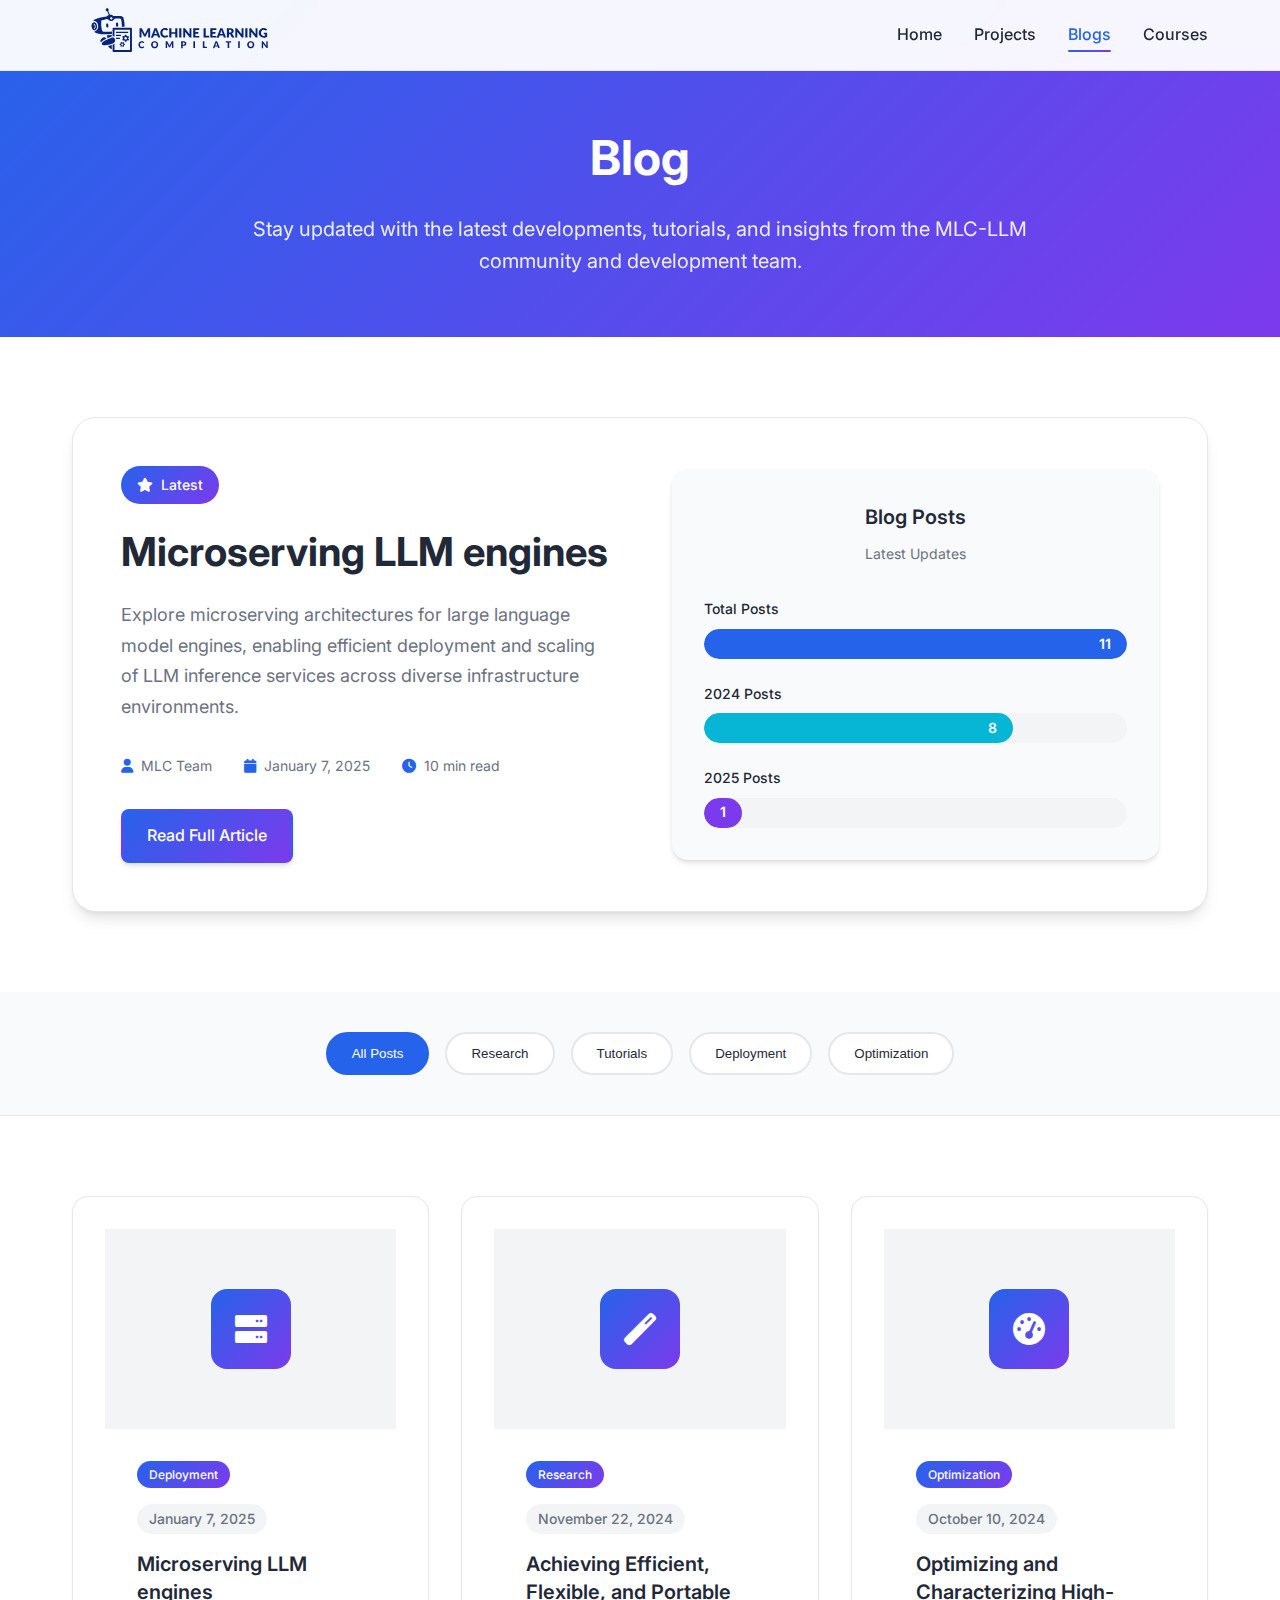
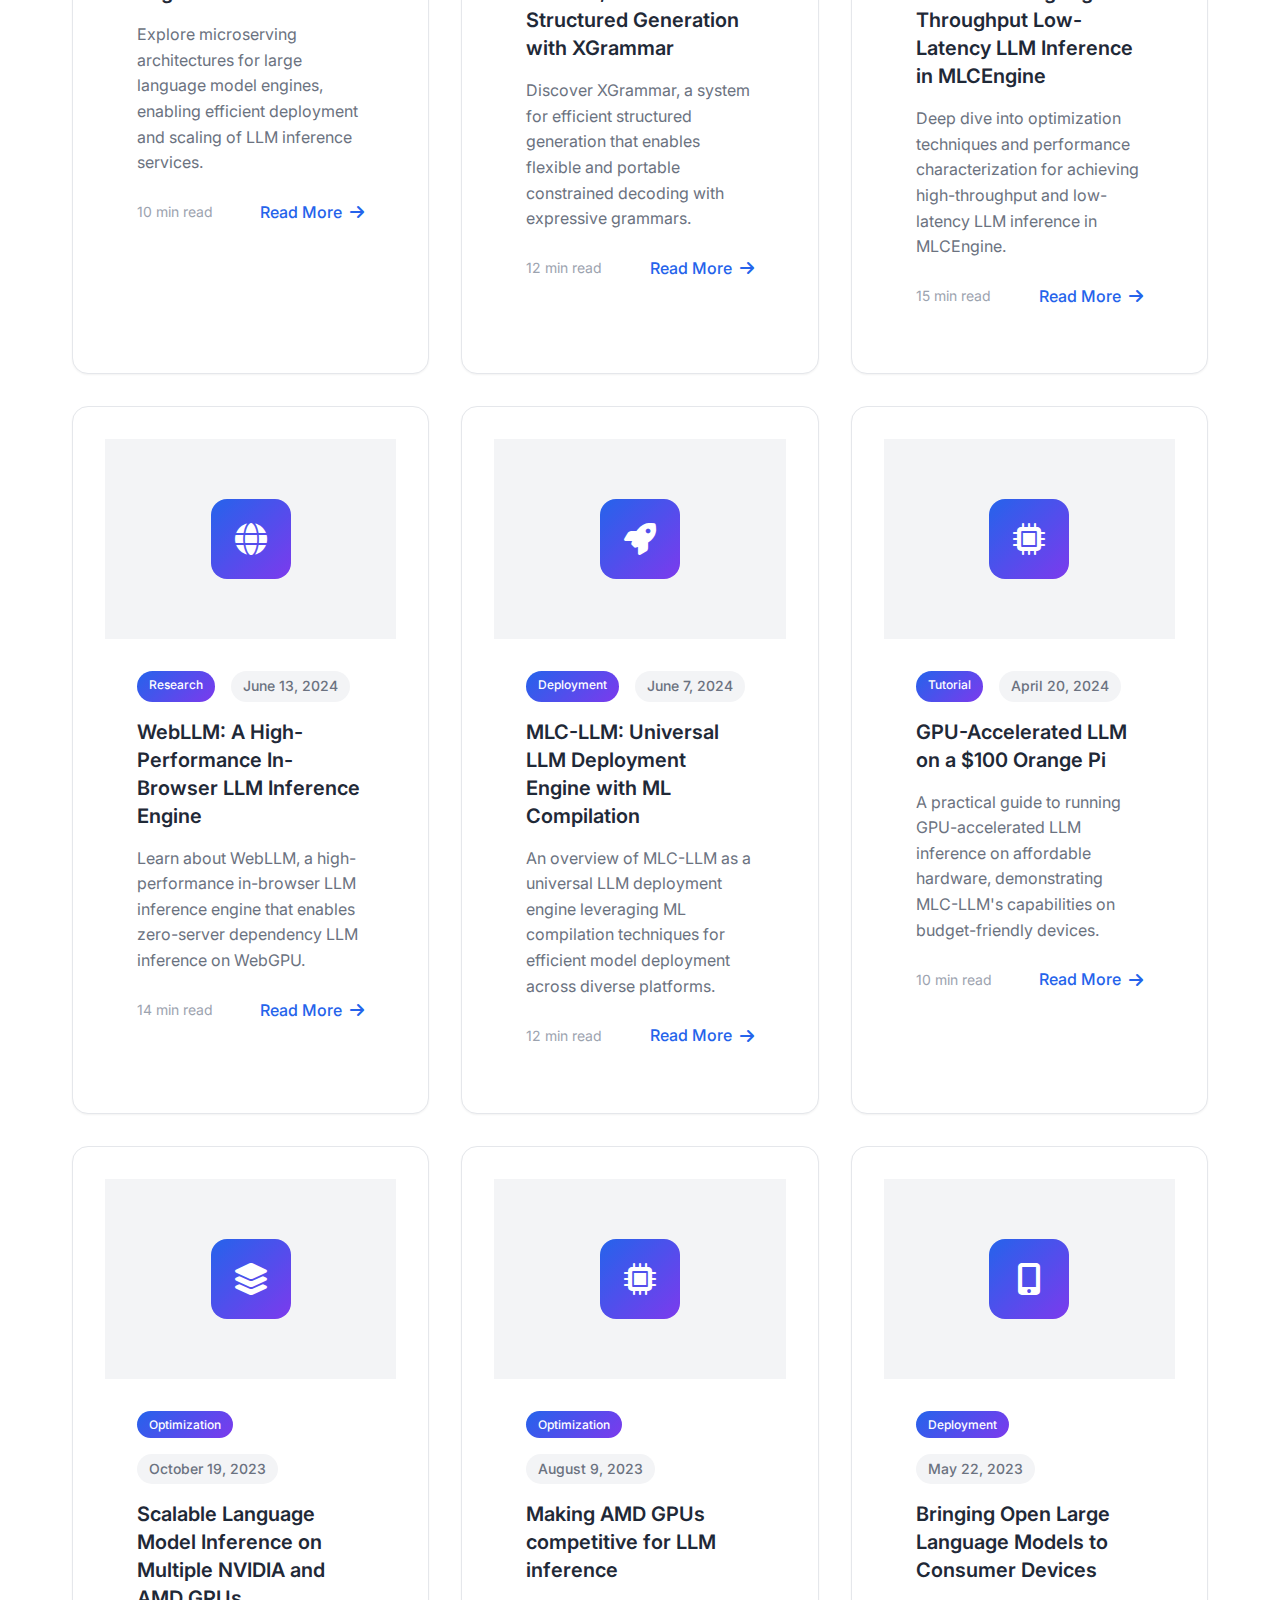
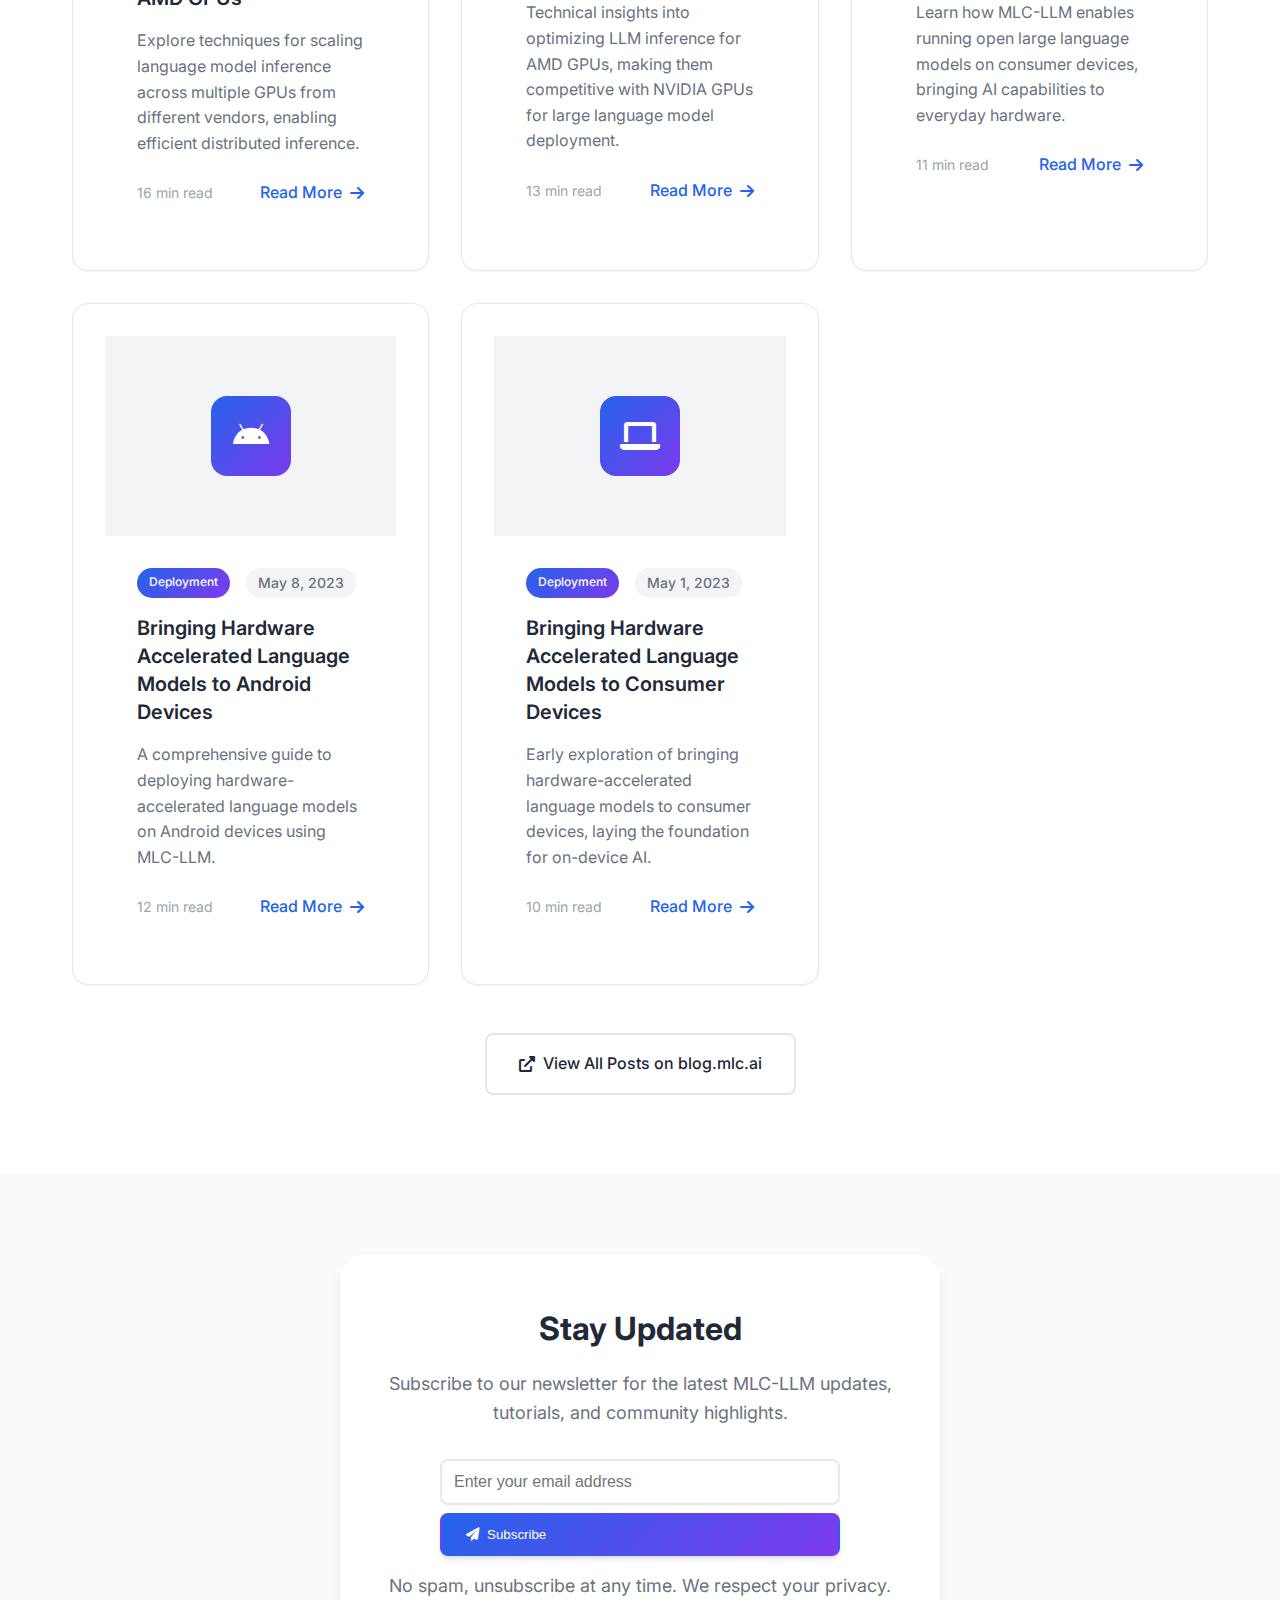
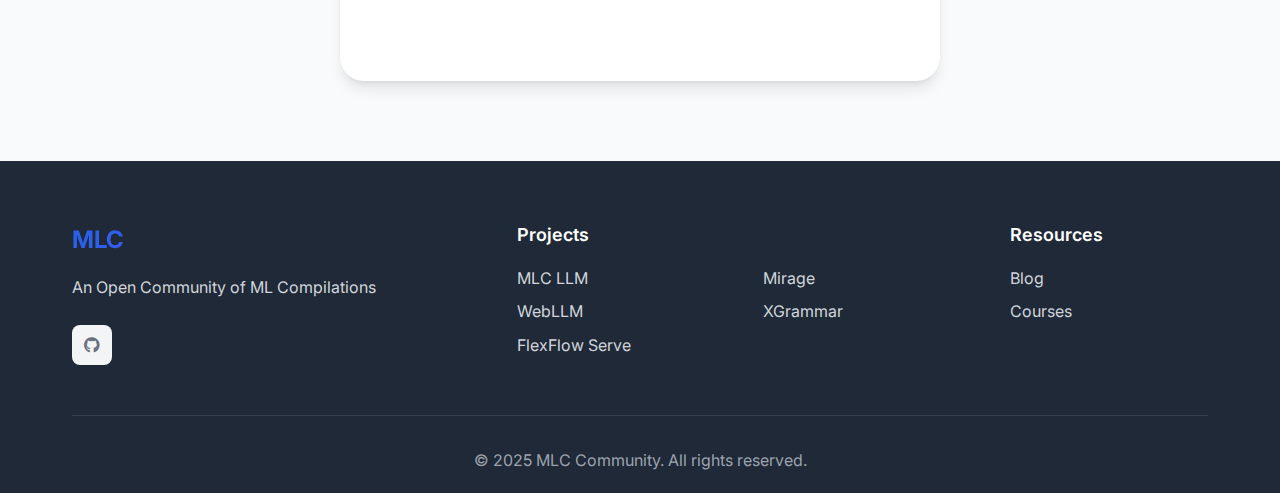
<file: blog.html>
<!DOCTYPE html>
<html lang="en">
<head>
    <meta charset="UTF-8">
    <meta name="viewport" content="width=device-width, initial-scale=1.0">
    <title>Blog - MLC</title>
    <link rel="stylesheet" href="css/style.css">
    <link href="https://fonts.googleapis.com/css2?family=Inter:wght@300;400;500;600;700&display=swap" rel="stylesheet">
    <link rel="stylesheet" href="https://cdnjs.cloudflare.com/ajax/libs/font-awesome/6.0.0/css/all.min.css">
    <script src="js/includes.js" defer></script>
</head>
<body>
    <div id="site-header"></div>

    <main>
        <!-- Page Header -->
        <section class="page-header">
            <div class="container">
                <h1 class="page-title">Blog</h1>
                <p class="page-description">
                    Stay updated with the latest developments, tutorials, and insights 
                    from the MLC-LLM community and development team.
                </p>
            </div>
        </section>

        <!-- Featured Article -->
        <section class="featured-article">
            <div class="container">
                <div class="featured-card">
                    <div class="featured-content">
                        <div class="featured-badge">
                            <i class="fas fa-star"></i>
                            <span>Latest</span>
                        </div>
                        <h2>Microserving LLM engines</h2>
                        <p class="featured-excerpt">
                            Explore microserving architectures for large language model engines, enabling efficient 
                            deployment and scaling of LLM inference services across diverse infrastructure environments.
                        </p>
                        <div class="featured-meta">
                            <span class="author">
                                <i class="fas fa-user"></i>
                                MLC Team
                            </span>
                            <span class="date">
                                <i class="fas fa-calendar"></i>
                                January 7, 2025
                            </span>
                            <span class="read-time">
                                <i class="fas fa-clock"></i>
                                10 min read
                            </span>
                        </div>
                        <a href="https://blog.mlc.ai/2025/01/07/microserving-llm-engines" class="btn btn-primary" target="_blank" rel="noopener">Read Full Article</a>
                    </div>
                    <div class="featured-visual">
                        <div class="performance-chart">
                            <div class="chart-header">
                                <h4>Blog Posts</h4>
                                <span class="chart-subtitle">Latest Updates</span>
                            </div>
                            <div class="chart-bars">
                                <div class="bar-item">
                                    <span class="bar-label">Total Posts</span>
                                    <div class="bar-container">
                                        <div class="bar-fill" style="width: 100%; background: var(--primary-color);">
                                            <span class="bar-value">11</span>
                                        </div>
                                    </div>
                                </div>
                                <div class="bar-item">
                                    <span class="bar-label">2024 Posts</span>
                                    <div class="bar-container">
                                        <div class="bar-fill" style="width: 73%; background: var(--accent-color);">
                                            <span class="bar-value">8</span>
                                        </div>
                                    </div>
                                </div>
                                <div class="bar-item">
                                    <span class="bar-label">2025 Posts</span>
                                    <div class="bar-container">
                                        <div class="bar-fill" style="width: 9%; background: var(--secondary-color);">
                                            <span class="bar-value">1</span>
                                        </div>
                                    </div>
                                </div>
                            </div>
                        </div>
                    </div>
                </div>
            </div>
        </section>

        <!-- Blog Categories -->
        <section class="blog-categories">
            <div class="container">
                <div class="categories-filter">
                    <button class="category-btn active" data-category="all">All Posts</button>
                    <button class="category-btn" data-category="research">Research</button>
                    <button class="category-btn" data-category="tutorials">Tutorials</button>
                    <button class="category-btn" data-category="deployment">Deployment</button>
                    <button class="category-btn" data-category="optimization">Optimization</button>
                </div>
            </div>
        </section>

        <!-- Blog Posts Grid -->
        <section class="blog-posts">
            <div class="container">
                <div class="posts-grid">
                    <!-- Article 1: Microserving LLM engines -->
                    <article class="blog-card" data-category="deployment">
                        <div class="blog-card-image">
                            <div class="image-placeholder">
                                <i class="fas fa-server"></i>
                            </div>
                        </div>
                        <div class="blog-card-content">
                            <div class="blog-meta">
                                <span class="blog-category">Deployment</span>
                                <span class="blog-date">January 7, 2025</span>
                            </div>
                            <h3>Microserving LLM engines</h3>
                            <p>Explore microserving architectures for large language model engines, enabling efficient deployment and scaling of LLM inference services.</p>
                            <div class="blog-footer">
                                <span class="read-time">10 min read</span>
                                <a href="https://blog.mlc.ai/2025/01/07/microserving-llm-engines" class="read-more" target="_blank" rel="noopener">Read More <i class="fas fa-arrow-right"></i></a>
                            </div>
                        </div>
                    </article>

                    <!-- Article 2: XGrammar -->
                    <article class="blog-card" data-category="research">
                        <div class="blog-card-image">
                            <div class="image-placeholder">
                                <i class="fas fa-magic"></i>
                            </div>
                        </div>
                        <div class="blog-card-content">
                            <div class="blog-meta">
                                <span class="blog-category">Research</span>
                                <span class="blog-date">November 22, 2024</span>
                            </div>
                            <h3>Achieving Efficient, Flexible, and Portable Structured Generation with XGrammar</h3>
                            <p>Discover XGrammar, a system for efficient structured generation that enables flexible and portable constrained decoding with expressive grammars.</p>
                            <div class="blog-footer">
                                <span class="read-time">12 min read</span>
                                <a href="https://blog.mlc.ai/2024/11/22/achieving-efficient-flexible-portable-structured-generation-with-xgrammar" class="read-more" target="_blank" rel="noopener">Read More <i class="fas fa-arrow-right"></i></a>
                            </div>
                        </div>
                    </article>

                    <!-- Article 3: MLCEngine Optimization -->
                    <article class="blog-card" data-category="optimization">
                        <div class="blog-card-image">
                            <div class="image-placeholder">
                                <i class="fas fa-tachometer-alt"></i>
                            </div>
                        </div>
                        <div class="blog-card-content">
                            <div class="blog-meta">
                                <span class="blog-category">Optimization</span>
                                <span class="blog-date">October 10, 2024</span>
                            </div>
                            <h3>Optimizing and Characterizing High-Throughput Low-Latency LLM Inference in MLCEngine</h3>
                            <p>Deep dive into optimization techniques and performance characterization for achieving high-throughput and low-latency LLM inference in MLCEngine.</p>
                            <div class="blog-footer">
                                <span class="read-time">15 min read</span>
                                <a href="https://blog.mlc.ai/2024/10/10/optimizing-and-characterizing-high-throughput-low-latency-llm-inference" class="read-more" target="_blank" rel="noopener">Read More <i class="fas fa-arrow-right"></i></a>
                            </div>
                        </div>
                    </article>

                    <!-- Article 4: WebLLM -->
                    <article class="blog-card" data-category="research">
                        <div class="blog-card-image">
                            <div class="image-placeholder">
                                <i class="fas fa-globe"></i>
                            </div>
                        </div>
                        <div class="blog-card-content">
                            <div class="blog-meta">
                                <span class="blog-category">Research</span>
                                <span class="blog-date">June 13, 2024</span>
                            </div>
                            <h3>WebLLM: A High-Performance In-Browser LLM Inference Engine</h3>
                            <p>Learn about WebLLM, a high-performance in-browser LLM inference engine that enables zero-server dependency LLM inference on WebGPU.</p>
                            <div class="blog-footer">
                                <span class="read-time">14 min read</span>
                                <a href="https://blog.mlc.ai/2024/06/13/webllm-a-high-performance-in-browser-llm-inference-engine" class="read-more" target="_blank" rel="noopener">Read More <i class="fas fa-arrow-right"></i></a>
                            </div>
                        </div>
                    </article>

                    <!-- Article 5: MLC-LLM Universal Deployment -->
                    <article class="blog-card" data-category="deployment">
                        <div class="blog-card-image">
                            <div class="image-placeholder">
                                <i class="fas fa-rocket"></i>
                            </div>
                        </div>
                        <div class="blog-card-content">
                            <div class="blog-meta">
                                <span class="blog-category">Deployment</span>
                                <span class="blog-date">June 7, 2024</span>
                            </div>
                            <h3>MLC-LLM: Universal LLM Deployment Engine with ML Compilation</h3>
                            <p>An overview of MLC-LLM as a universal LLM deployment engine leveraging ML compilation techniques for efficient model deployment across diverse platforms.</p>
                            <div class="blog-footer">
                                <span class="read-time">12 min read</span>
                                <a href="https://blog.mlc.ai/2024/06/07/universal-LLM-deployment-engine-with-ML-compilation" class="read-more" target="_blank" rel="noopener">Read More <i class="fas fa-arrow-right"></i></a>
                            </div>
                        </div>
                    </article>

                    <!-- Article 6: Orange Pi GPU -->
                    <article class="blog-card" data-category="tutorials">
                        <div class="blog-card-image">
                            <div class="image-placeholder">
                                <i class="fas fa-microchip"></i>
                            </div>
                        </div>
                        <div class="blog-card-content">
                            <div class="blog-meta">
                                <span class="blog-category">Tutorial</span>
                                <span class="blog-date">April 20, 2024</span>
                            </div>
                            <h3>GPU-Accelerated LLM on a $100 Orange Pi</h3>
                            <p>A practical guide to running GPU-accelerated LLM inference on affordable hardware, demonstrating MLC-LLM's capabilities on budget-friendly devices.</p>
                            <div class="blog-footer">
                                <span class="read-time">10 min read</span>
                                <a href="https://blog.mlc.ai/2024/04/20/GPU-Accelerated-LLM-on-Orange-Pi" class="read-more" target="_blank" rel="noopener">Read More <i class="fas fa-arrow-right"></i></a>
                            </div>
                        </div>
                    </article>

                    <!-- Article 7: Multi-GPU Inference -->
                    <article class="blog-card" data-category="optimization">
                        <div class="blog-card-image">
                            <div class="image-placeholder">
                                <i class="fas fa-layer-group"></i>
                            </div>
                        </div>
                        <div class="blog-card-content">
                            <div class="blog-meta">
                                <span class="blog-category">Optimization</span>
                                <span class="blog-date">October 19, 2023</span>
                            </div>
                            <h3>Scalable Language Model Inference on Multiple NVIDIA and AMD GPUs</h3>
                            <p>Explore techniques for scaling language model inference across multiple GPUs from different vendors, enabling efficient distributed inference.</p>
                            <div class="blog-footer">
                                <span class="read-time">16 min read</span>
                                <a href="https://blog.mlc.ai/2023/10/19/Scalable-Language-Model-Inference-on-Multiple-NVDIA-AMD-GPUs" class="read-more" target="_blank" rel="noopener">Read More <i class="fas fa-arrow-right"></i></a>
                            </div>
                        </div>
                    </article>

                    <!-- Article 8: AMD GPU Optimization -->
                    <article class="blog-card" data-category="optimization">
                        <div class="blog-card-image">
                            <div class="image-placeholder">
                                <i class="fas fa-microchip"></i>
                            </div>
                        </div>
                        <div class="blog-card-content">
                            <div class="blog-meta">
                                <span class="blog-category">Optimization</span>
                                <span class="blog-date">August 9, 2023</span>
                            </div>
                            <h3>Making AMD GPUs competitive for LLM inference</h3>
                            <p>Technical insights into optimizing LLM inference for AMD GPUs, making them competitive with NVIDIA GPUs for large language model deployment.</p>
                            <div class="blog-footer">
                                <span class="read-time">13 min read</span>
                                <a href="https://blog.mlc.ai/2023/08/09/Making-AMD-GPUs-competitive-for-LLM-inference" class="read-more" target="_blank" rel="noopener">Read More <i class="fas fa-arrow-right"></i></a>
                            </div>
                        </div>
                    </article>

                    <!-- Article 9: Consumer Devices -->
                    <article class="blog-card" data-category="deployment">
                        <div class="blog-card-image">
                            <div class="image-placeholder">
                                <i class="fas fa-mobile-alt"></i>
                            </div>
                        </div>
                        <div class="blog-card-content">
                            <div class="blog-meta">
                                <span class="blog-category">Deployment</span>
                                <span class="blog-date">May 22, 2023</span>
                            </div>
                            <h3>Bringing Open Large Language Models to Consumer Devices</h3>
                            <p>Learn how MLC-LLM enables running open large language models on consumer devices, bringing AI capabilities to everyday hardware.</p>
                            <div class="blog-footer">
                                <span class="read-time">11 min read</span>
                                <a href="https://blog.mlc.ai/2023/05/22/bringing-open-large-language-models-to-consumer-devices" class="read-more" target="_blank" rel="noopener">Read More <i class="fas fa-arrow-right"></i></a>
                            </div>
                        </div>
                    </article>

                    <!-- Article 10: Android Devices -->
                    <article class="blog-card" data-category="deployment">
                        <div class="blog-card-image">
                            <div class="image-placeholder">
                                <i class="fab fa-android"></i>
                            </div>
                        </div>
                        <div class="blog-card-content">
                            <div class="blog-meta">
                                <span class="blog-category">Deployment</span>
                                <span class="blog-date">May 8, 2023</span>
                            </div>
                            <h3>Bringing Hardware Accelerated Language Models to Android Devices</h3>
                            <p>A comprehensive guide to deploying hardware-accelerated language models on Android devices using MLC-LLM.</p>
                            <div class="blog-footer">
                                <span class="read-time">12 min read</span>
                                <a href="https://blog.mlc.ai/2023/05/08/bringing-hardware-accelerated-language-models-to-android-devices" class="read-more" target="_blank" rel="noopener">Read More <i class="fas fa-arrow-right"></i></a>
                            </div>
                        </div>
                    </article>

                    <!-- Article 11: Consumer Hardware -->
                    <article class="blog-card" data-category="deployment">
                        <div class="blog-card-image">
                            <div class="image-placeholder">
                                <i class="fas fa-laptop"></i>
                            </div>
                        </div>
                        <div class="blog-card-content">
                            <div class="blog-meta">
                                <span class="blog-category">Deployment</span>
                                <span class="blog-date">May 1, 2023</span>
                            </div>
                            <h3>Bringing Hardware Accelerated Language Models to Consumer Devices</h3>
                            <p>Early exploration of bringing hardware-accelerated language models to consumer devices, laying the foundation for on-device AI.</p>
                            <div class="blog-footer">
                                <span class="read-time">10 min read</span>
                                <a href="https://blog.mlc.ai/2023/05/01/bringing-accelerated-llm-to-consumer-hardware" class="read-more" target="_blank" rel="noopener">Read More <i class="fas fa-arrow-right"></i></a>
                            </div>
                        </div>
                    </article>
                </div>

                <!-- View All on Blog.mlc.ai -->
                <div class="load-more-container">
                    <a href="https://blog.mlc.ai" class="btn btn-outline load-more-btn" target="_blank" rel="noopener">
                        <i class="fas fa-external-link-alt"></i>
                        View All Posts on blog.mlc.ai
                    </a>
                </div>
            </div>
        </section>

        <!-- Newsletter Subscription -->
        <section class="newsletter-section">
            <div class="container">
                <div class="newsletter-card">
                    <div class="newsletter-content">
                        <h3>Stay Updated</h3>
                        <p>Subscribe to our newsletter for the latest MLC-LLM updates, tutorials, and community highlights.</p>
                        <form class="newsletter-form">
                            <div class="form-group">
                                <input type="email" placeholder="Enter your email address" required>
                                <button type="submit" class="btn btn-primary">
                                    <i class="fas fa-paper-plane"></i>
                                    Subscribe
                                </button>
                            </div>
                        </form>
                        <p class="newsletter-note">No spam, unsubscribe at any time. We respect your privacy.</p>
                    </div>
                </div>
            </div>
        </section>
    </main>

    <div id="site-footer"></div>

    <script src="js/script.js"></script>
</body>
</html>
</file>
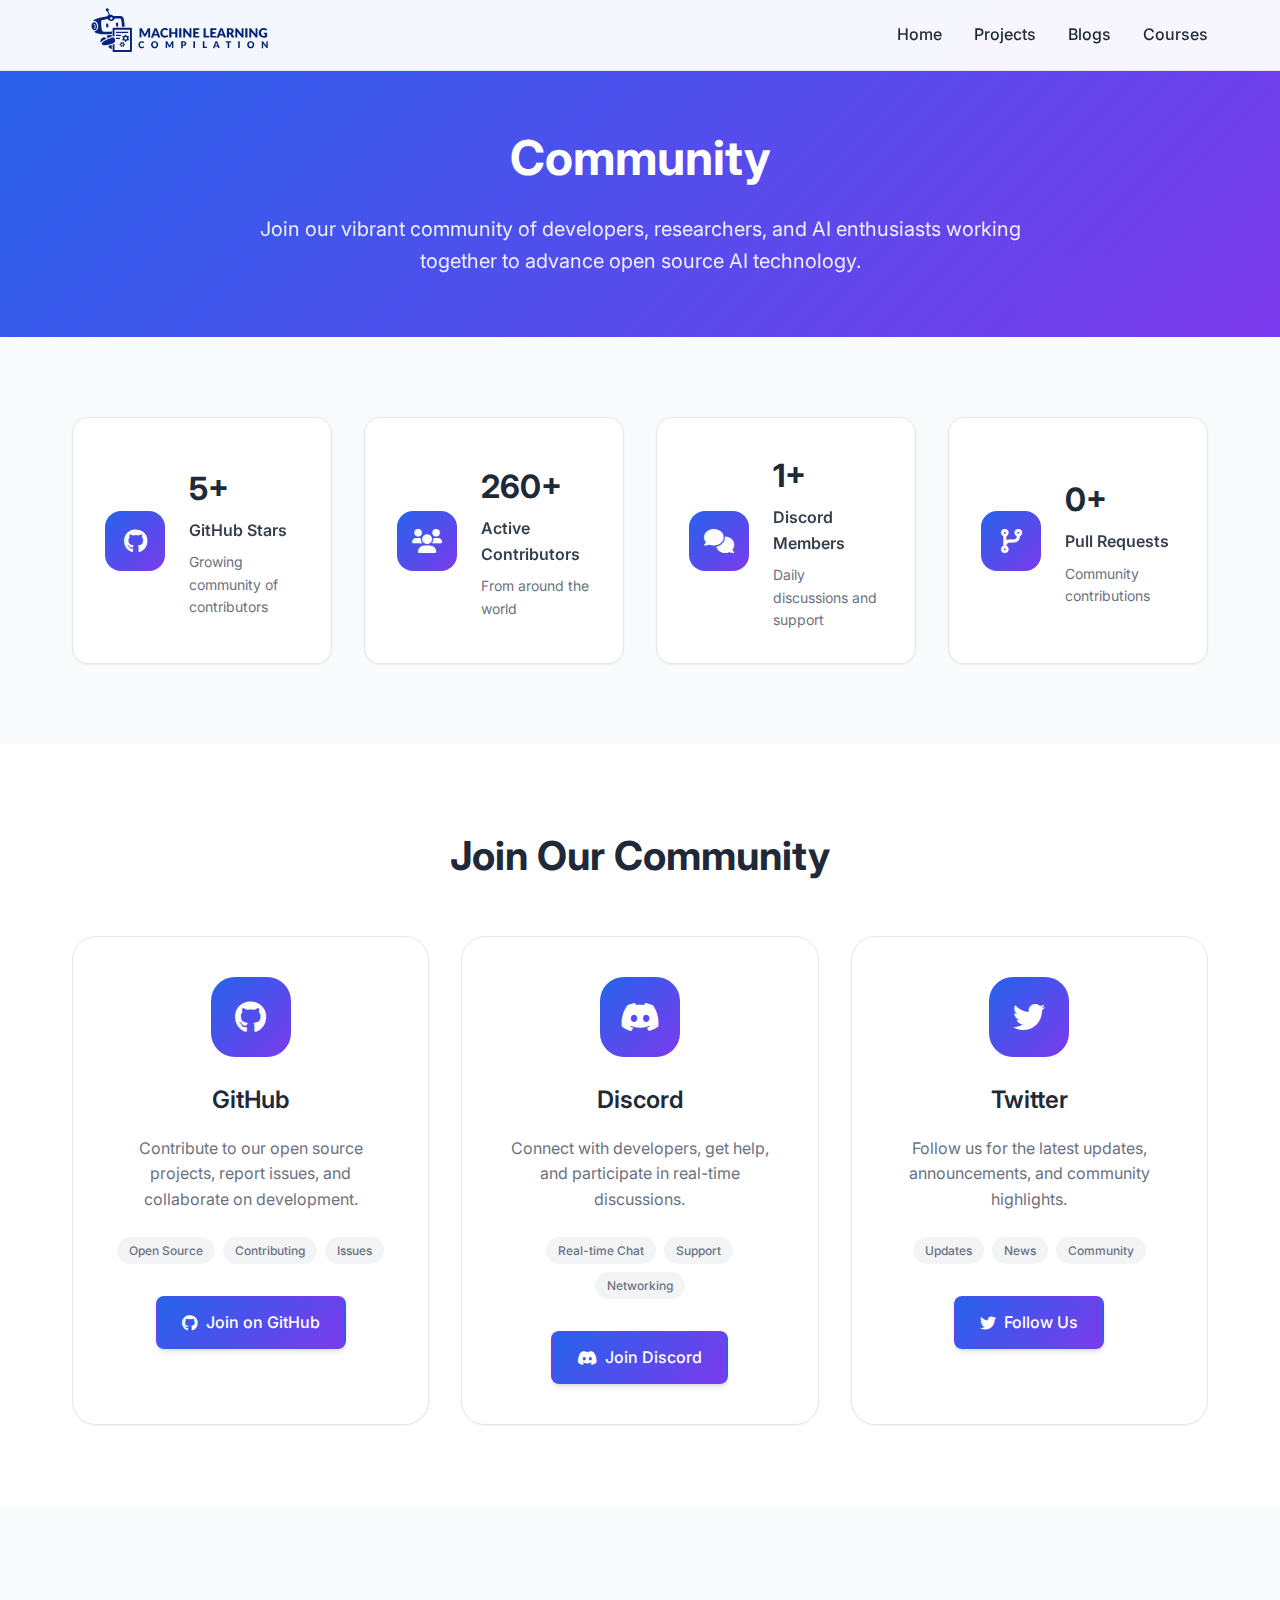
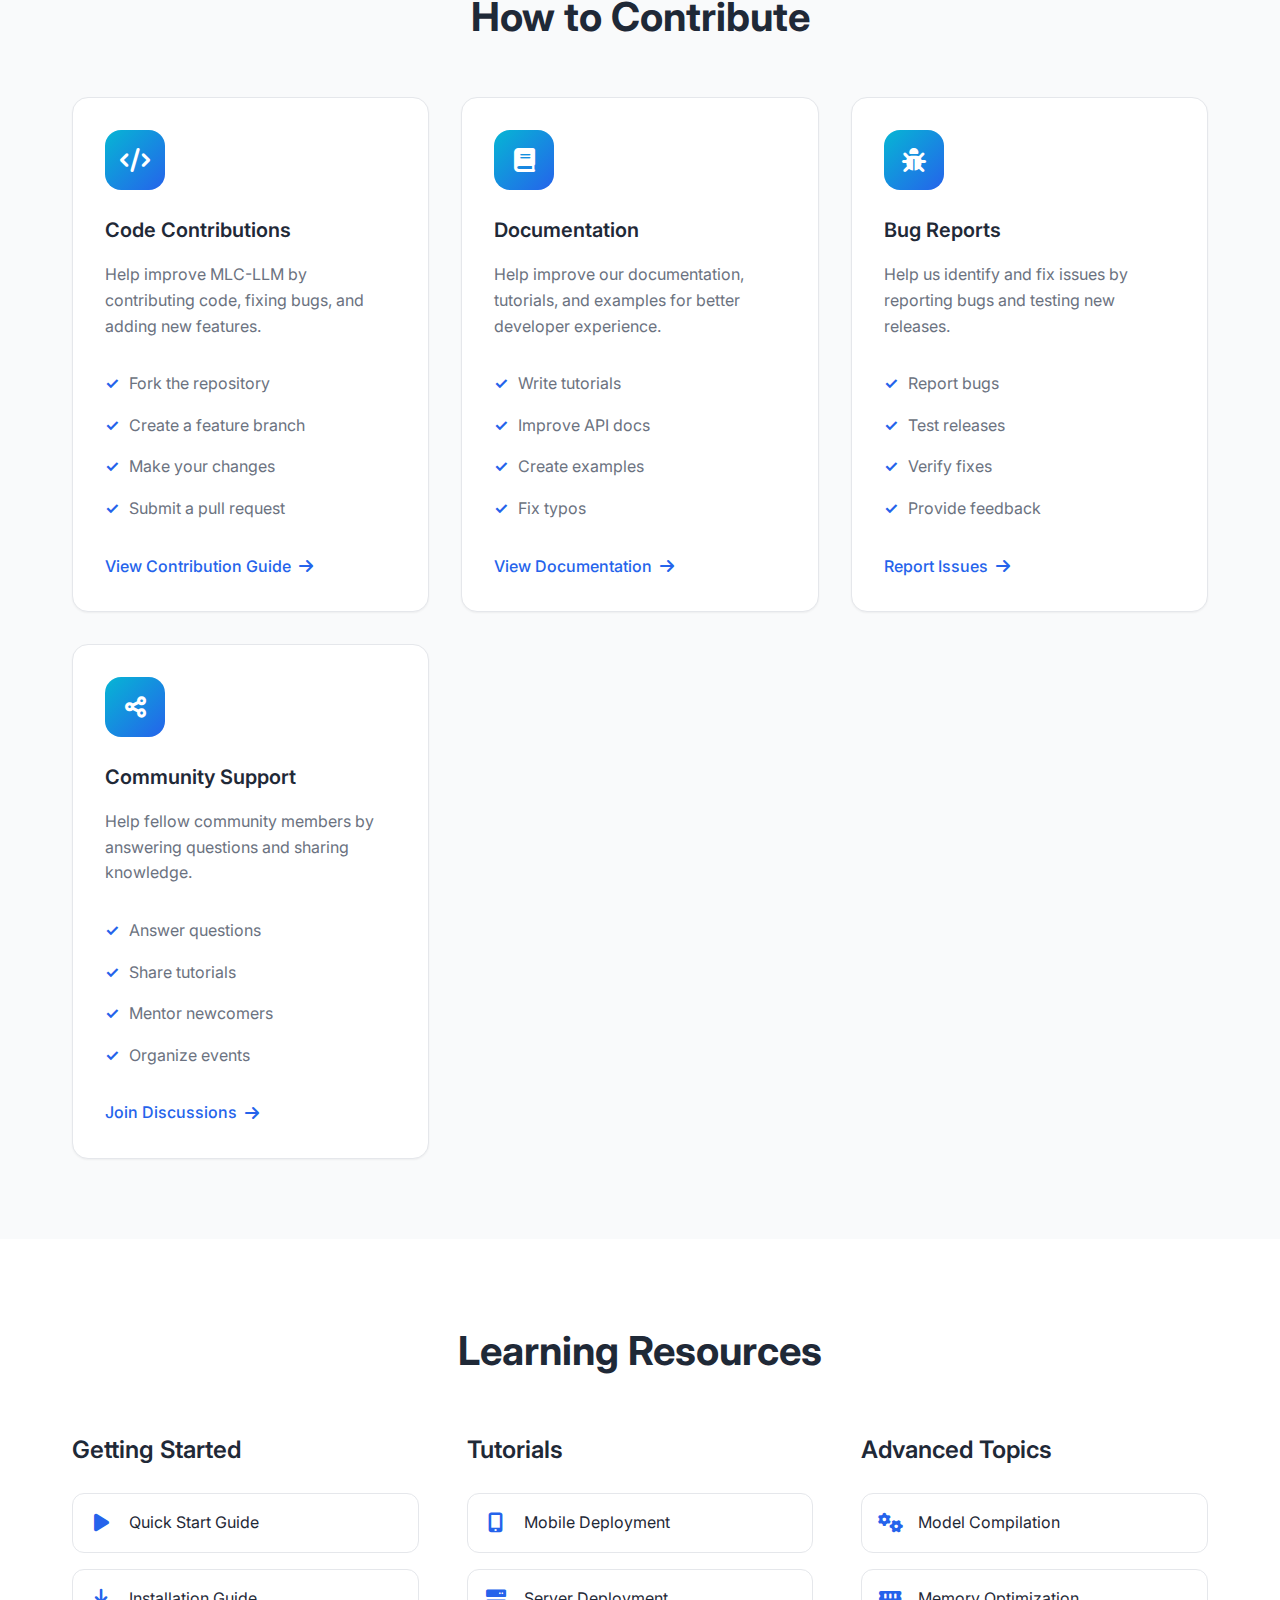
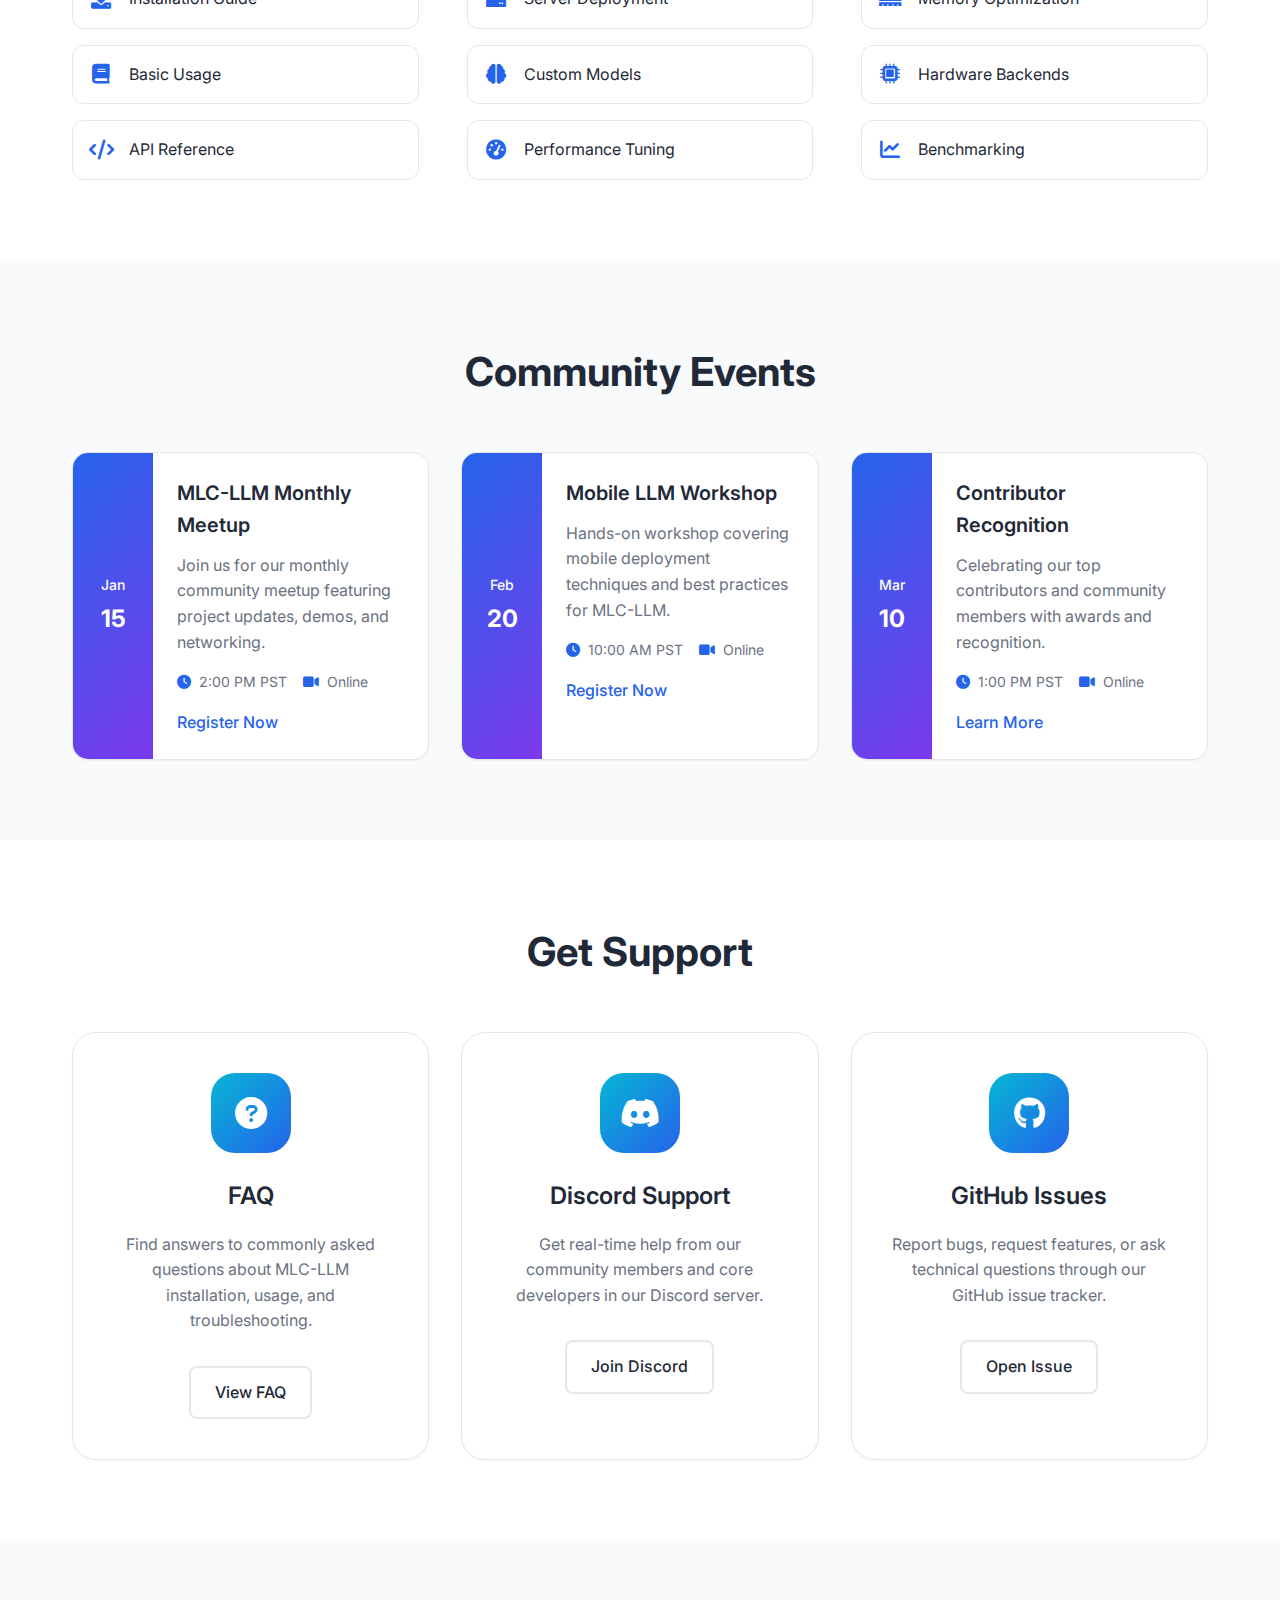
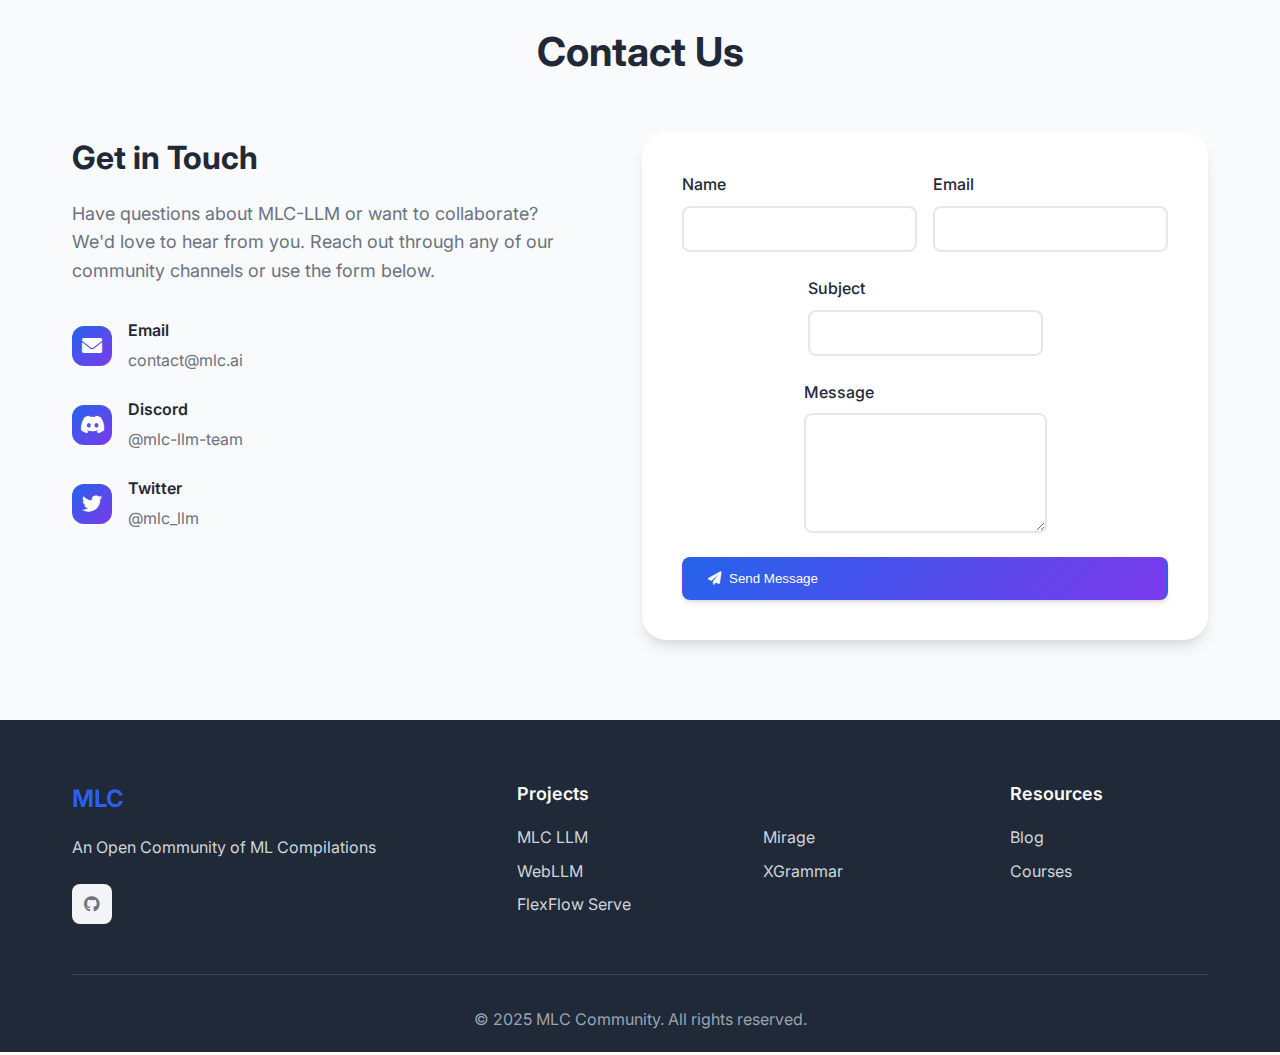
<file: community.html>
<!DOCTYPE html>
<html lang="en">
<head>
    <meta charset="UTF-8">
    <meta name="viewport" content="width=device-width, initial-scale=1.0">
    <title>Community - MLC</title>
    <link rel="stylesheet" href="css/style.css">
    <link href="https://fonts.googleapis.com/css2?family=Inter:wght@300;400;500;600;700&display=swap" rel="stylesheet">
    <link rel="stylesheet" href="https://cdnjs.cloudflare.com/ajax/libs/font-awesome/6.0.0/css/all.min.css">
    <script src="js/includes.js" defer></script>
</head>
<body>
    <div id="site-header"></div>

    <main>
        <!-- Page Header -->
        <section class="page-header">
            <div class="container">
                <h1 class="page-title">Community</h1>
                <p class="page-description">
                    Join our vibrant community of developers, researchers, and AI enthusiasts 
                    working together to advance open source AI technology.
                </p>
            </div>
        </section>

        <!-- Community Stats -->
        <section class="community-stats">
            <div class="container">
                <div class="stats-grid">
                    <div class="stat-card">
                        <div class="stat-icon">
                            <i class="fab fa-github"></i>
                        </div>
                        <div class="stat-content">
                            <div class="stat-number">10K+</div>
                            <div class="stat-label">GitHub Stars</div>
                            <div class="stat-description">Growing community of contributors</div>
                        </div>
                    </div>
                    <div class="stat-card">
                        <div class="stat-icon">
                            <i class="fas fa-users"></i>
                        </div>
                        <div class="stat-content">
                            <div class="stat-number">500+</div>
                            <div class="stat-label">Active Contributors</div>
                            <div class="stat-description">From around the world</div>
                        </div>
                    </div>
                    <div class="stat-card">
                        <div class="stat-icon">
                            <i class="fas fa-comments"></i>
                        </div>
                        <div class="stat-content">
                            <div class="stat-number">2K+</div>
                            <div class="stat-label">Discord Members</div>
                            <div class="stat-description">Daily discussions and support</div>
                        </div>
                    </div>
                    <div class="stat-card">
                        <div class="stat-icon">
                            <i class="fas fa-code-branch"></i>
                        </div>
                        <div class="stat-content">
                            <div class="stat-number">1K+</div>
                            <div class="stat-label">Pull Requests</div>
                            <div class="stat-description">Community contributions</div>
                        </div>
                    </div>
                </div>
            </div>
        </section>

        <!-- Join Community -->
        <section class="join-community">
            <div class="container">
                <h2 class="section-title">Join Our Community</h2>
                <div class="community-platforms">
                    <div class="platform-card">
                        <div class="platform-icon">
                            <i class="fab fa-github"></i>
                        </div>
                        <h3>GitHub</h3>
                        <p>Contribute to our open source projects, report issues, and collaborate on development.</p>
                        <div class="platform-features">
                            <span class="feature-tag">Open Source</span>
                            <span class="feature-tag">Contributing</span>
                            <span class="feature-tag">Issues</span>
                        </div>
                        <a href="https://github.com/mlc-ai/mlc-llm" class="btn btn-primary" target="_blank" rel="noopener">
                            <i class="fab fa-github"></i>
                            Join on GitHub
                        </a>
                    </div>
                    <div class="platform-card">
                        <div class="platform-icon">
                            <i class="fab fa-discord"></i>
                        </div>
                        <h3>Discord</h3>
                        <p>Connect with developers, get help, and participate in real-time discussions.</p>
                        <div class="platform-features">
                            <span class="feature-tag">Real-time Chat</span>
                            <span class="feature-tag">Support</span>
                            <span class="feature-tag">Networking</span>
                        </div>
                        <a href="https://discord.gg/mlc-llm" class="btn btn-primary" target="_blank" rel="noopener">
                            <i class="fab fa-discord"></i>
                            Join Discord
                        </a>
                    </div>
                    <div class="platform-card">
                        <div class="platform-icon">
                            <i class="fab fa-twitter"></i>
                        </div>
                        <h3>Twitter</h3>
                        <p>Follow us for the latest updates, announcements, and community highlights.</p>
                        <div class="platform-features">
                            <span class="feature-tag">Updates</span>
                            <span class="feature-tag">News</span>
                            <span class="feature-tag">Community</span>
                        </div>
                        <a href="https://twitter.com/mlc_llm" class="btn btn-primary" target="_blank" rel="noopener">
                            <i class="fab fa-twitter"></i>
                            Follow Us
                        </a>
                    </div>
                </div>
            </div>
        </section>

        <!-- Contributing -->
        <section class="contributing" id="contribute">
            <div class="container">
                <h2 class="section-title">How to Contribute</h2>
                <div class="contributing-grid">
                    <div class="contributing-card">
                        <div class="contributing-icon">
                            <i class="fas fa-code"></i>
                        </div>
                        <h3>Code Contributions</h3>
                        <p>Help improve MLC-LLM by contributing code, fixing bugs, and adding new features.</p>
                        <ul class="contributing-list">
                            <li>Fork the repository</li>
                            <li>Create a feature branch</li>
                            <li>Make your changes</li>
                            <li>Submit a pull request</li>
                        </ul>
                        <a href="https://github.com/mlc-ai/mlc-llm/blob/main/CONTRIBUTING.md" class="contributing-link" target="_blank" rel="noopener">
                            View Contribution Guide <i class="fas fa-arrow-right"></i>
                        </a>
                    </div>
                    <div class="contributing-card">
                        <div class="contributing-icon">
                            <i class="fas fa-book"></i>
                        </div>
                        <h3>Documentation</h3>
                        <p>Help improve our documentation, tutorials, and examples for better developer experience.</p>
                        <ul class="contributing-list">
                            <li>Write tutorials</li>
                            <li>Improve API docs</li>
                            <li>Create examples</li>
                            <li>Fix typos</li>
                        </ul>
                        <a href="https://mlc.ai/docs" class="contributing-link" target="_blank" rel="noopener">
                            View Documentation <i class="fas fa-arrow-right"></i>
                        </a>
                    </div>
                    <div class="contributing-card">
                        <div class="contributing-icon">
                            <i class="fas fa-bug"></i>
                        </div>
                        <h3>Bug Reports</h3>
                        <p>Help us identify and fix issues by reporting bugs and testing new releases.</p>
                        <ul class="contributing-list">
                            <li>Report bugs</li>
                            <li>Test releases</li>
                            <li>Verify fixes</li>
                            <li>Provide feedback</li>
                        </ul>
                        <a href="https://github.com/mlc-ai/mlc-llm/issues" class="contributing-link" target="_blank" rel="noopener">
                            Report Issues <i class="fas fa-arrow-right"></i>
                        </a>
                    </div>
                    <div class="contributing-card">
                        <div class="contributing-icon">
                            <i class="fas fa-share-alt"></i>
                        </div>
                        <h3>Community Support</h3>
                        <p>Help fellow community members by answering questions and sharing knowledge.</p>
                        <ul class="contributing-list">
                            <li>Answer questions</li>
                            <li>Share tutorials</li>
                            <li>Mentor newcomers</li>
                            <li>Organize events</li>
                        </ul>
                        <a href="https://discord.gg/mlc-llm" class="contributing-link" target="_blank" rel="noopener">
                            Join Discussions <i class="fas fa-arrow-right"></i>
                        </a>
                    </div>
                </div>
            </div>
        </section>

        <!-- Resources -->
        <section class="resources" id="documentation">
            <div class="container">
                <h2 class="section-title">Learning Resources</h2>
                <div class="resources-grid">
                    <div class="resource-category">
                        <h3>Getting Started</h3>
                        <div class="resource-links">
                            <a href="https://mlc.ai/docs/getting-started" class="resource-link" target="_blank" rel="noopener">
                                <i class="fas fa-play"></i>
                                <span>Quick Start Guide</span>
                            </a>
                            <a href="https://mlc.ai/docs/installation" class="resource-link" target="_blank" rel="noopener">
                                <i class="fas fa-download"></i>
                                <span>Installation Guide</span>
                            </a>
                            <a href="https://mlc.ai/docs/basic-usage" class="resource-link" target="_blank" rel="noopener">
                                <i class="fas fa-book"></i>
                                <span>Basic Usage</span>
                            </a>
                            <a href="https://mlc.ai/docs/api-reference" class="resource-link" target="_blank" rel="noopener">
                                <i class="fas fa-code"></i>
                                <span>API Reference</span>
                            </a>
                        </div>
                    </div>
                    <div class="resource-category">
                        <h3>Tutorials</h3>
                        <div class="resource-links">
                            <a href="https://mlc.ai/docs/mobile-deployment" class="resource-link" target="_blank" rel="noopener">
                                <i class="fas fa-mobile-alt"></i>
                                <span>Mobile Deployment</span>
                            </a>
                            <a href="https://mlc.ai/docs/server-deployment" class="resource-link" target="_blank" rel="noopener">
                                <i class="fas fa-server"></i>
                                <span>Server Deployment</span>
                            </a>
                            <a href="https://mlc.ai/docs/custom-models" class="resource-link" target="_blank" rel="noopener">
                                <i class="fas fa-brain"></i>
                                <span>Custom Models</span>
                            </a>
                            <a href="https://mlc.ai/docs/performance-tuning" class="resource-link" target="_blank" rel="noopener">
                                <i class="fas fa-tachometer-alt"></i>
                                <span>Performance Tuning</span>
                            </a>
                        </div>
                    </div>
                    <div class="resource-category">
                        <h3>Advanced Topics</h3>
                        <div class="resource-links">
                            <a href="https://mlc.ai/docs/compilation" class="resource-link" target="_blank" rel="noopener">
                                <i class="fas fa-cogs"></i>
                                <span>Model Compilation</span>
                            </a>
                            <a href="https://mlc.ai/docs/memory-optimization" class="resource-link" target="_blank" rel="noopener">
                                <i class="fas fa-memory"></i>
                                <span>Memory Optimization</span>
                            </a>
                            <a href="https://mlc.ai/docs/hardware-backends" class="resource-link" target="_blank" rel="noopener">
                                <i class="fas fa-microchip"></i>
                                <span>Hardware Backends</span>
                            </a>
                            <a href="https://mlc.ai/docs/benchmarking" class="resource-link" target="_blank" rel="noopener">
                                <i class="fas fa-chart-line"></i>
                                <span>Benchmarking</span>
                            </a>
                        </div>
                    </div>
                </div>
            </div>
        </section>

        <!-- Events -->
        <section class="events">
            <div class="container">
                <h2 class="section-title">Community Events</h2>
                <div class="events-grid">
                    <div class="event-card">
                        <div class="event-date">
                            <span class="month">Jan</span>
                            <span class="day">15</span>
                        </div>
                        <div class="event-content">
                            <h3>MLC-LLM Monthly Meetup</h3>
                            <p>Join us for our monthly community meetup featuring project updates, demos, and networking.</p>
                            <div class="event-meta">
                                <span class="event-time">
                                    <i class="fas fa-clock"></i>
                                    2:00 PM PST
                                </span>
                                <span class="event-location">
                                    <i class="fas fa-video"></i>
                                    Online
                                </span>
                            </div>
                            <a href="#" class="event-link">Register Now</a>
                        </div>
                    </div>
                    <div class="event-card">
                        <div class="event-date">
                            <span class="month">Feb</span>
                            <span class="day">20</span>
                        </div>
                        <div class="event-content">
                            <h3>Mobile LLM Workshop</h3>
                            <p>Hands-on workshop covering mobile deployment techniques and best practices for MLC-LLM.</p>
                            <div class="event-meta">
                                <span class="event-time">
                                    <i class="fas fa-clock"></i>
                                    10:00 AM PST
                                </span>
                                <span class="event-location">
                                    <i class="fas fa-video"></i>
                                    Online
                                </span>
                            </div>
                            <a href="#" class="event-link">Register Now</a>
                        </div>
                    </div>
                    <div class="event-card">
                        <div class="event-date">
                            <span class="month">Mar</span>
                            <span class="day">10</span>
                        </div>
                        <div class="event-content">
                            <h3>Contributor Recognition</h3>
                            <p>Celebrating our top contributors and community members with awards and recognition.</p>
                            <div class="event-meta">
                                <span class="event-time">
                                    <i class="fas fa-clock"></i>
                                    1:00 PM PST
                                </span>
                                <span class="event-location">
                                    <i class="fas fa-video"></i>
                                    Online
                                </span>
                            </div>
                            <a href="#" class="event-link">Learn More</a>
                        </div>
                    </div>
                </div>
            </div>
        </section>

        <!-- Support -->
        <section class="support" id="support">
            <div class="container">
                <h2 class="section-title">Get Support</h2>
                <div class="support-options">
                    <div class="support-card">
                        <div class="support-icon">
                            <i class="fas fa-question-circle"></i>
                        </div>
                        <h3>FAQ</h3>
                        <p>Find answers to commonly asked questions about MLC-LLM installation, usage, and troubleshooting.</p>
                        <a href="https://mlc.ai/docs/faq" class="btn btn-outline" target="_blank" rel="noopener">
                            View FAQ
                        </a>
                    </div>
                    <div class="support-card">
                        <div class="support-icon">
                            <i class="fab fa-discord"></i>
                        </div>
                        <h3>Discord Support</h3>
                        <p>Get real-time help from our community members and core developers in our Discord server.</p>
                        <a href="https://discord.gg/mlc-llm" class="btn btn-outline" target="_blank" rel="noopener">
                            Join Discord
                        </a>
                    </div>
                    <div class="support-card">
                        <div class="support-icon">
                            <i class="fab fa-github"></i>
                        </div>
                        <h3>GitHub Issues</h3>
                        <p>Report bugs, request features, or ask technical questions through our GitHub issue tracker.</p>
                        <a href="https://github.com/mlc-ai/mlc-llm/issues" class="btn btn-outline" target="_blank" rel="noopener">
                            Open Issue
                        </a>
                    </div>
                </div>
            </div>
        </section>

        <!-- Contact -->
        <section class="contact" id="contact">
            <div class="container">
                <h2 class="section-title">Contact Us</h2>
                <div class="contact-content">
                    <div class="contact-info">
                        <h3>Get in Touch</h3>
                        <p>
                            Have questions about MLC-LLM or want to collaborate? We'd love to hear from you. 
                            Reach out through any of our community channels or use the form below.
                        </p>
                        <div class="contact-methods">
                            <div class="contact-method">
                                <i class="fas fa-envelope"></i>
                                <div>
                                    <strong>Email</strong>
                                    <span>contact@mlc.ai</span>
                                </div>
                            </div>
                            <div class="contact-method">
                                <i class="fab fa-discord"></i>
                                <div>
                                    <strong>Discord</strong>
                                    <span>@mlc-llm-team</span>
                                </div>
                            </div>
                            <div class="contact-method">
                                <i class="fab fa-twitter"></i>
                                <div>
                                    <strong>Twitter</strong>
                                    <span>@mlc_llm</span>
                                </div>
                            </div>
                        </div>
                    </div>
                    <div class="contact-form">
                        <form class="contact-form-element">
                            <div class="form-row">
                                <div class="form-group">
                                    <label for="name">Name</label>
                                    <input type="text" id="name" name="name" required>
                                </div>
                                <div class="form-group">
                                    <label for="email">Email</label>
                                    <input type="email" id="email" name="email" required>
                                </div>
                            </div>
                            <div class="form-group">
                                <label for="subject">Subject</label>
                                <input type="text" id="subject" name="subject" required>
                            </div>
                            <div class="form-group">
                                <label for="message">Message</label>
                                <textarea id="message" name="message" rows="5" required></textarea>
                            </div>
                            <button type="submit" class="btn btn-primary">
                                <i class="fas fa-paper-plane"></i>
                                Send Message
                            </button>
                        </form>
                    </div>
                </div>
            </div>
        </section>
    </main>

    <div id="site-footer"></div>

    <script src="js/script.js"></script>
</body>
</html>
</file>
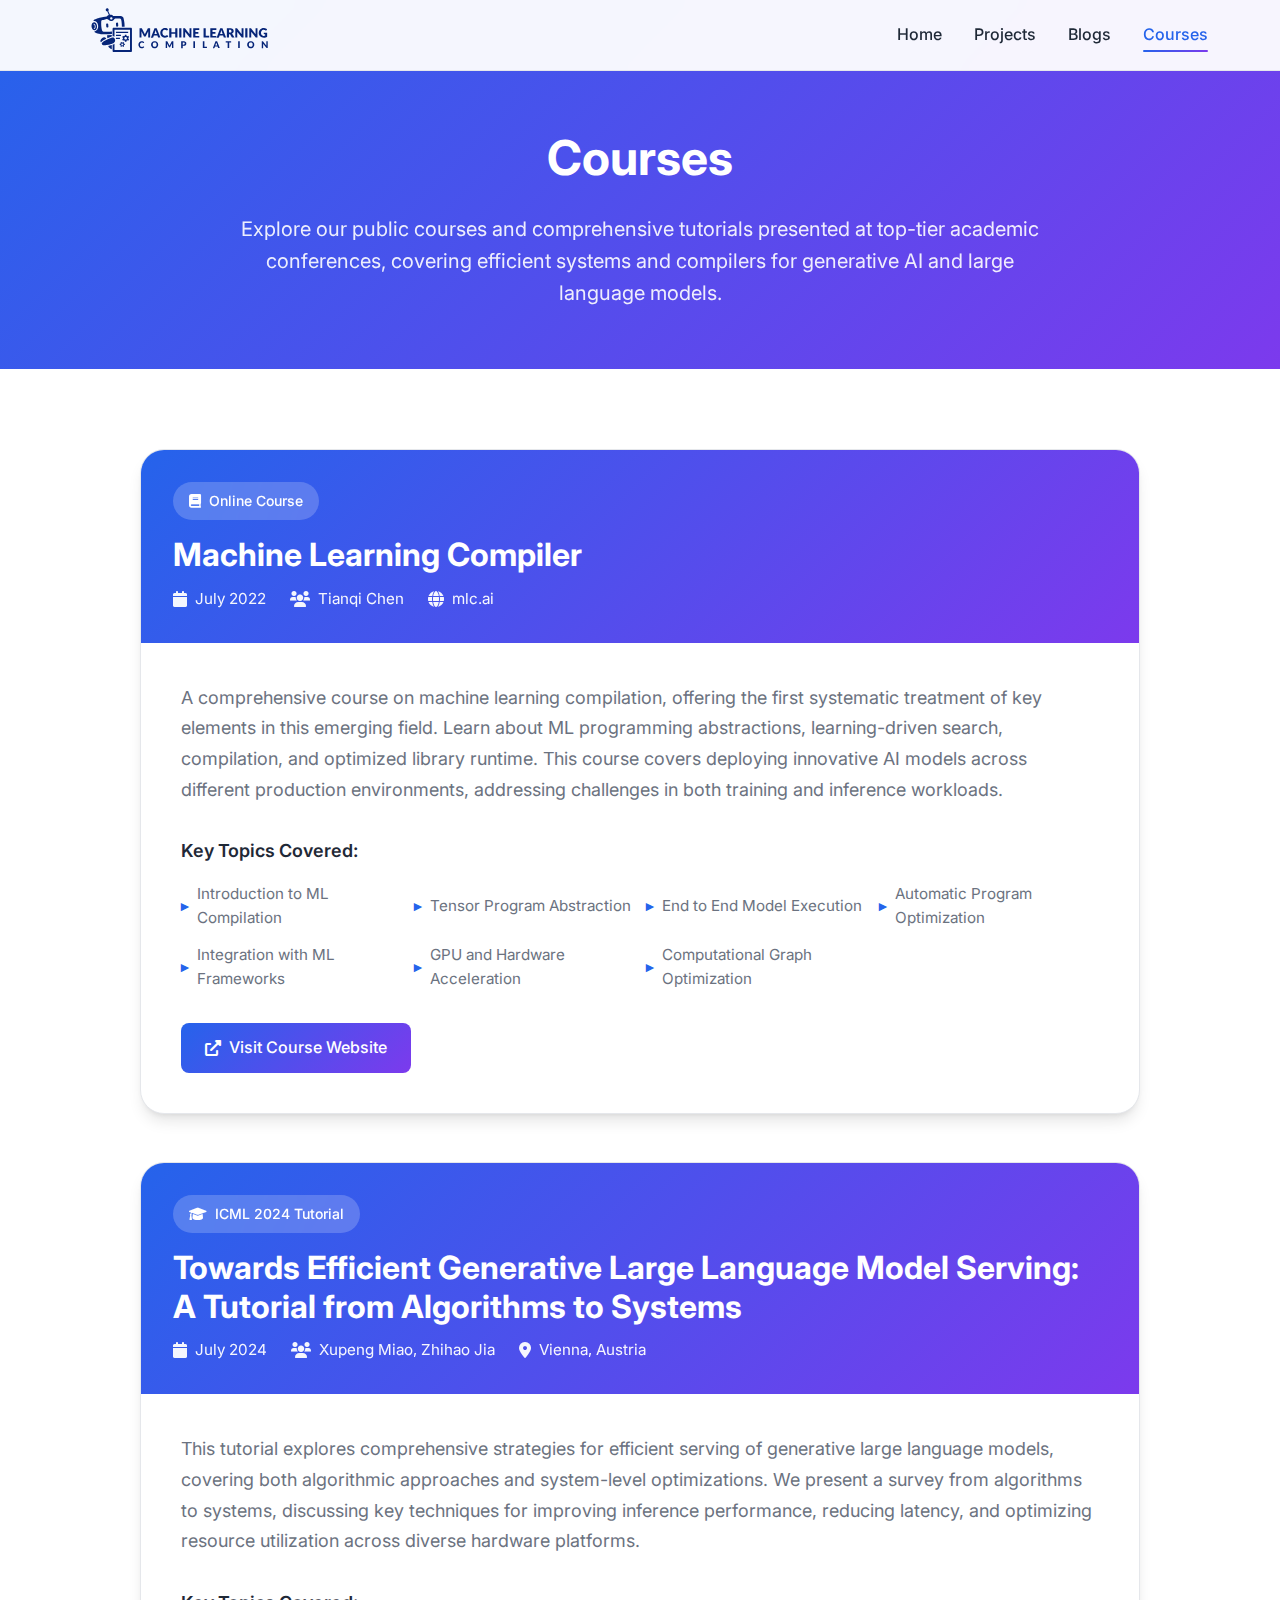
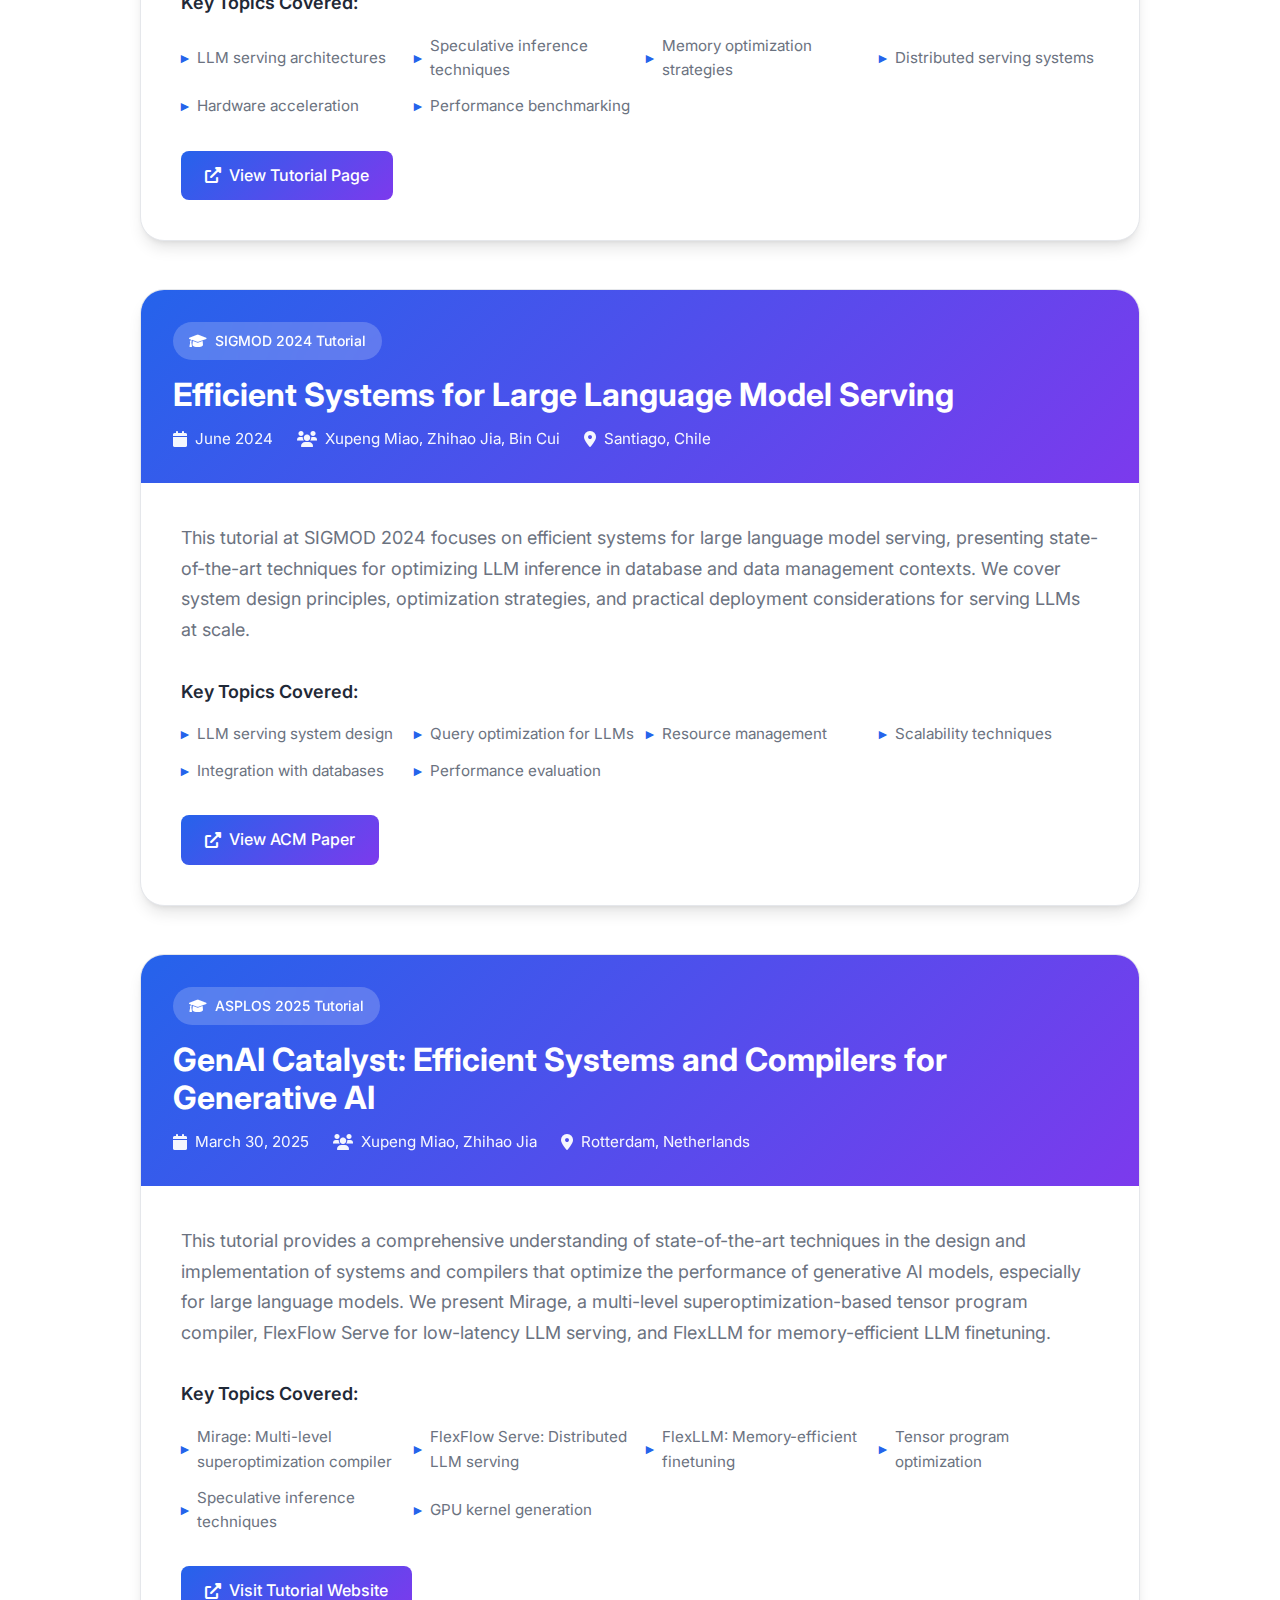
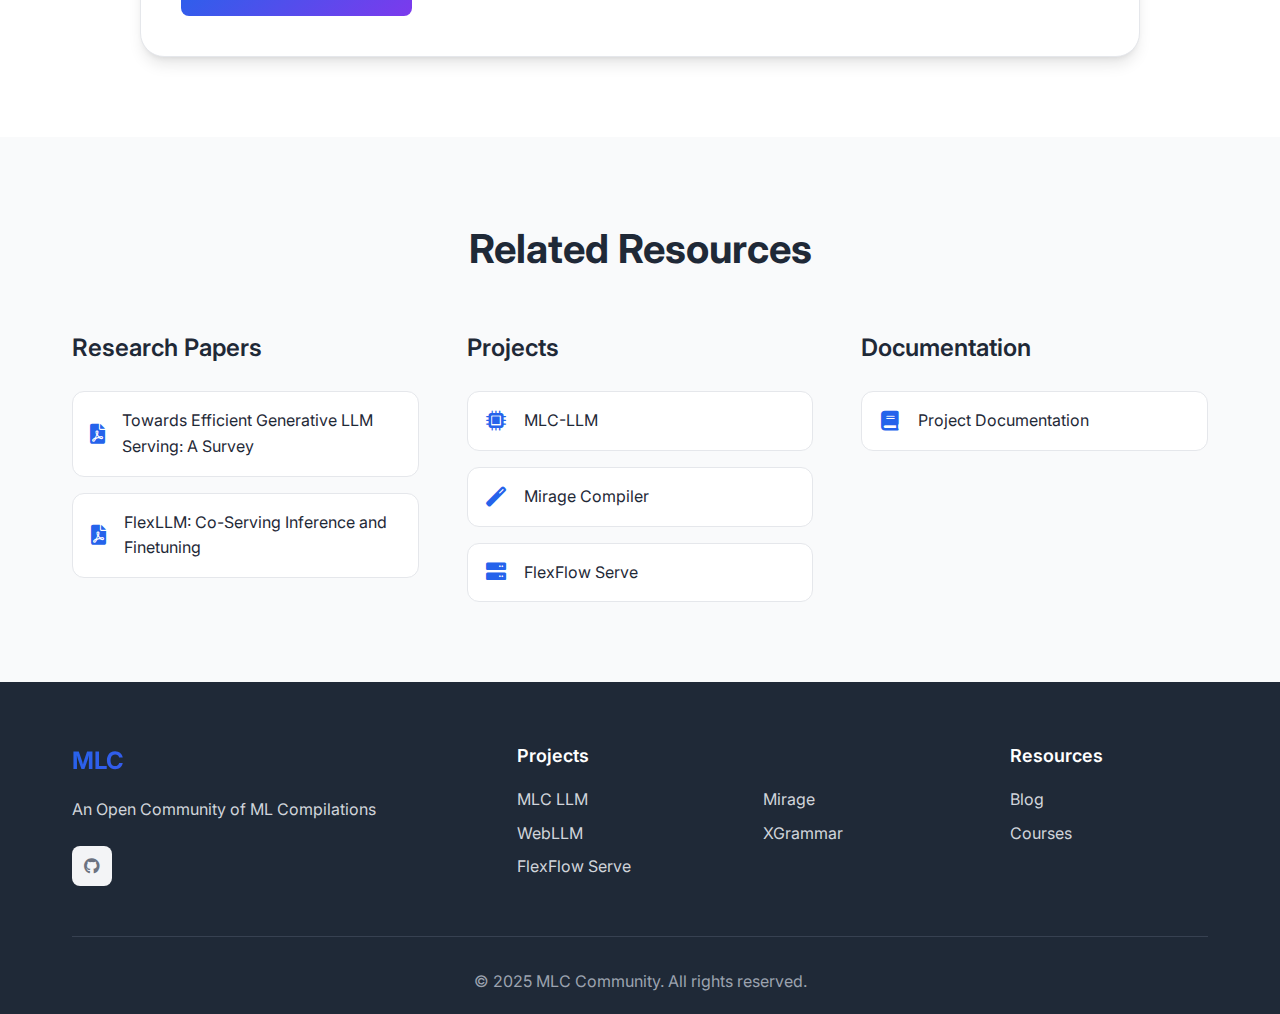
<file: courses.html>
<!DOCTYPE html>
<html lang="en">
<head>
    <meta charset="UTF-8">
    <meta name="viewport" content="width=device-width, initial-scale=1.0">
    <title>Courses - MLC</title>
    <link rel="stylesheet" href="css/style.css">
    <link href="https://fonts.googleapis.com/css2?family=Inter:wght@300;400;500;600;700&display=swap" rel="stylesheet">
    <link rel="stylesheet" href="https://cdnjs.cloudflare.com/ajax/libs/font-awesome/6.0.0/css/all.min.css">
    <script src="js/includes.js" defer></script>
    <style>
        /* Course Page Styles */
        .tutorials-section {
            padding: 80px 0;
            background: var(--bg-primary);
        }

        .tutorials-grid {
            display: grid;
            grid-template-columns: 1fr;
            gap: 3rem;
            max-width: 1000px;
            margin: 0 auto;
        }

        .tutorial-card {
            background: white;
            border-radius: 1.5rem;
            box-shadow: var(--shadow-lg);
            border: 1px solid var(--border-color);
            overflow: hidden;
            transition: all 0.3s ease;
        }

        .tutorial-card:hover {
            transform: translateY(-4px);
            box-shadow: var(--shadow-xl);
        }

        .tutorial-header {
            background: var(--gradient-primary);
            color: white;
            padding: 2rem;
            position: relative;
        }

        .tutorial-badge {
            display: inline-flex;
            align-items: center;
            gap: 0.5rem;
            padding: 0.5rem 1rem;
            background: rgba(255, 255, 255, 0.2);
            border-radius: 2rem;
            font-size: 0.875rem;
            font-weight: 500;
            margin-bottom: 1rem;
            backdrop-filter: blur(10px);
        }

        .tutorial-badge i {
            font-size: 0.875rem;
        }

        .tutorial-title {
            font-size: 2rem;
            font-weight: 700;
            margin-bottom: 0.75rem;
            line-height: 1.2;
        }

        .tutorial-meta {
            display: flex;
            gap: 1.5rem;
            flex-wrap: wrap;
            font-size: 0.95rem;
            opacity: 0.95;
        }

        .tutorial-meta-item {
            display: flex;
            align-items: center;
            gap: 0.5rem;
        }

        .tutorial-meta-item i {
            font-size: 1rem;
        }

        .tutorial-content {
            padding: 2.5rem;
        }

        .tutorial-abstract {
            font-size: 1.125rem;
            color: var(--text-secondary);
            line-height: 1.7;
            margin-bottom: 2rem;
        }

        .tutorial-topics {
            margin-bottom: 2rem;
        }

        .tutorial-topics h4 {
            font-size: 1.125rem;
            font-weight: 600;
            color: var(--text-primary);
            margin-bottom: 1rem;
        }

        .topics-list {
            display: grid;
            grid-template-columns: repeat(auto-fit, minmax(200px, 1fr));
            gap: 0.75rem;
            list-style: none;
        }

        .topics-list li {
            display: flex;
            align-items: center;
            gap: 0.5rem;
            color: var(--text-secondary);
            font-size: 0.95rem;
        }

        .topics-list li::before {
            content: '▸';
            color: var(--primary-color);
            font-weight: bold;
        }

        .tutorial-actions {
            display: flex;
            gap: 1rem;
            flex-wrap: wrap;
        }

        .tutorial-link {
            display: inline-flex;
            align-items: center;
            gap: 0.5rem;
            padding: 0.75rem 1.5rem;
            background: var(--gradient-primary);
            color: white;
            text-decoration: none;
            border-radius: 0.5rem;
            font-weight: 500;
            transition: all 0.3s ease;
        }

        .tutorial-link:hover {
            transform: translateY(-2px);
            box-shadow: var(--shadow-md);
        }

        .tutorial-link.secondary {
            background: transparent;
            color: var(--primary-color);
            border: 2px solid var(--primary-color);
        }

        .tutorial-link.secondary:hover {
            background: var(--primary-color);
            color: white;
        }

        @media (max-width: 768px) {
            .tutorial-title {
                font-size: 1.5rem;
            }

            .tutorial-content {
                padding: 2rem 1.5rem;
            }

            .tutorial-header {
                padding: 1.5rem;
            }

            .tutorial-abstract {
                font-size: 1rem;
            }

            .topics-list {
                grid-template-columns: 1fr;
            }
        }
    </style>
</head>
<body>
    <div id="site-header"></div>

    <main>
        <!-- Page Header -->
        <section class="page-header">
            <div class="container">
                <h1 class="page-title">Courses</h1>
                <p class="page-description">
                    Explore our public courses and comprehensive tutorials presented at top-tier academic conferences, 
                    covering efficient systems and compilers for generative AI and large language models.
                </p>
            </div>
        </section>

        <!-- Tutorials Section -->
        <section class="tutorials-section">
            <div class="container">
                <div class="tutorials-grid">
                    <!-- MLC Course -->
                    <div class="tutorial-card">
                        <div class="tutorial-header">
                            <div class="tutorial-badge">
                                <i class="fas fa-book"></i>
                                <span>Online Course</span>
                            </div>
                            <h2 class="tutorial-title">Machine Learning Compiler</h2>
                            <div class="tutorial-meta">
                                <div class="tutorial-meta-item">
                                    <i class="fas fa-calendar"></i>
                                    <span>July 2022</span>
                                </div>
                                <div class="tutorial-meta-item">
                                    <i class="fas fa-users"></i>
                                    <span>Tianqi Chen</span>
                                </div>
                                <div class="tutorial-meta-item">
                                    <i class="fas fa-globe"></i>
                                    <span>mlc.ai</span>
                                </div>
                            </div>
                        </div>
                        <div class="tutorial-content">
                            <p class="tutorial-abstract">
                                A comprehensive course on machine learning compilation, offering the first systematic treatment 
                                of key elements in this emerging field. Learn about ML programming abstractions, learning-driven 
                                search, compilation, and optimized library runtime. This course covers deploying innovative AI models 
                                across different production environments, addressing challenges in both training and inference workloads.
                            </p>
                            <div class="tutorial-topics">
                                <h4>Key Topics Covered:</h4>
                                <ul class="topics-list">
                                    <li>Introduction to ML Compilation</li>
                                    <li>Tensor Program Abstraction</li>
                                    <li>End to End Model Execution</li>
                                    <li>Automatic Program Optimization</li>
                                    <li>Integration with ML Frameworks</li>
                                    <li>GPU and Hardware Acceleration</li>
                                    <li>Computational Graph Optimization</li>
                                </ul>
                            </div>
                            <div class="tutorial-actions">
                                <a href="https://mlc.ai/" class="tutorial-link" target="_blank" rel="noopener">
                                    <i class="fas fa-external-link-alt"></i>
                                    Visit Course Website
                                </a>
                                <!---
                                <a href="https://mlc.ai/" class="tutorial-link secondary" target="_blank" rel="noopener">
                                    <i class="fas fa-book"></i>
                                    Start Learning
                                </a>
                                --->
                            </div>
                        </div>
                    </div>

                    <!-- ICML 2024 Tutorial -->
                    <div class="tutorial-card">
                        <div class="tutorial-header">
                            <div class="tutorial-badge">
                                <i class="fas fa-graduation-cap"></i>
                                <span>ICML 2024 Tutorial</span>
                            </div>
                            <h2 class="tutorial-title">Towards Efficient Generative Large Language Model Serving: A Tutorial from Algorithms to Systems</h2>
                            <div class="tutorial-meta">
                                <div class="tutorial-meta-item">
                                    <i class="fas fa-calendar"></i>
                                    <span>July 2024</span>
                                </div>
                                <div class="tutorial-meta-item">
                                    <i class="fas fa-users"></i>
                                    <span>Xupeng Miao, Zhihao Jia</span>
                                </div>
                                <div class="tutorial-meta-item">
                                    <i class="fas fa-map-marker-alt"></i>
                                    <span>Vienna, Austria</span>
                                </div>
                            </div>
                        </div>
                        <div class="tutorial-content">
                            <p class="tutorial-abstract">
                                This tutorial explores comprehensive strategies for efficient serving of generative large language models, 
                                covering both algorithmic approaches and system-level optimizations. We present a survey from algorithms 
                                to systems, discussing key techniques for improving inference performance, reducing latency, and optimizing 
                                resource utilization across diverse hardware platforms.
                            </p>
                            <div class="tutorial-topics">
                                <h4>Key Topics Covered:</h4>
                                <ul class="topics-list">
                                    <li>LLM serving architectures</li>
                                    <li>Speculative inference techniques</li>
                                    <li>Memory optimization strategies</li>
                                    <li>Distributed serving systems</li>
                                    <li>Hardware acceleration</li>
                                    <li>Performance benchmarking</li>
                                </ul>
                            </div>
                            <div class="tutorial-actions">
                                <a href="https://icml.cc/virtual/2024/tutorial/35229" class="tutorial-link" target="_blank" rel="noopener">
                                    <i class="fas fa-external-link-alt"></i>
                                    View Tutorial Page
                                </a>
                            </div>
                        </div>
                    </div>

                    <!-- SIGMOD 2024 Tutorial -->
                    <div class="tutorial-card">
                        <div class="tutorial-header">
                            <div class="tutorial-badge">
                                <i class="fas fa-graduation-cap"></i>
                                <span>SIGMOD 2024 Tutorial</span>
                            </div>
                            <h2 class="tutorial-title">Efficient Systems for Large Language Model Serving</h2>
                            <div class="tutorial-meta">
                                <div class="tutorial-meta-item">
                                    <i class="fas fa-calendar"></i>
                                    <span>June 2024</span>
                                </div>
                                <div class="tutorial-meta-item">
                                    <i class="fas fa-users"></i>
                                    <span>Xupeng Miao, Zhihao Jia, Bin Cui</span>
                                </div>
                                <div class="tutorial-meta-item">
                                    <i class="fas fa-map-marker-alt"></i>
                                    <span>Santiago, Chile</span>
                                </div>
                            </div>
                        </div>
                        <div class="tutorial-content">
                            <p class="tutorial-abstract">
                                This tutorial at SIGMOD 2024 focuses on efficient systems for large language model serving, 
                                presenting state-of-the-art techniques for optimizing LLM inference in database and data management contexts. 
                                We cover system design principles, optimization strategies, and practical deployment considerations 
                                for serving LLMs at scale.
                            </p>
                            <div class="tutorial-topics">
                                <h4>Key Topics Covered:</h4>
                                <ul class="topics-list">
                                    <li>LLM serving system design</li>
                                    <li>Query optimization for LLMs</li>
                                    <li>Resource management</li>
                                    <li>Scalability techniques</li>
                                    <li>Integration with databases</li>
                                    <li>Performance evaluation</li>
                                </ul>
                            </div>
                            <div class="tutorial-actions">
                                <a href="https://dl.acm.org/doi/10.1145/3626246.3654683" class="tutorial-link" target="_blank" rel="noopener">
                                    <i class="fas fa-external-link-alt"></i>
                                    View ACM Paper
                                </a>
                            </div>
                        </div>
                    </div>

                    <!-- ASPLOS 2025 Tutorial -->
                    <div class="tutorial-card">
                        <div class="tutorial-header">
                            <div class="tutorial-badge">
                                <i class="fas fa-graduation-cap"></i>
                                <span>ASPLOS 2025 Tutorial</span>
                            </div>
                            <h2 class="tutorial-title">GenAI Catalyst: Efficient Systems and Compilers for Generative AI</h2>
                            <div class="tutorial-meta">
                                <div class="tutorial-meta-item">
                                    <i class="fas fa-calendar"></i>
                                    <span>March 30, 2025</span>
                                </div>
                                <div class="tutorial-meta-item">
                                    <i class="fas fa-users"></i>
                                    <span>Xupeng Miao, Zhihao Jia</span>
                                </div>
                                <div class="tutorial-meta-item">
                                    <i class="fas fa-map-marker-alt"></i>
                                    <span>Rotterdam, Netherlands</span>
                                </div>
                            </div>
                        </div>
                        <div class="tutorial-content">
                            <p class="tutorial-abstract">
                                This tutorial provides a comprehensive understanding of state-of-the-art techniques in the design and 
                                implementation of systems and compilers that optimize the performance of generative AI models, especially 
                                for large language models. We present Mirage, a multi-level superoptimization-based tensor program compiler, 
                                FlexFlow Serve for low-latency LLM serving, and FlexLLM for memory-efficient LLM finetuning.
                            </p>
                            <div class="tutorial-topics">
                                <h4>Key Topics Covered:</h4>
                                <ul class="topics-list">
                                    <li>Mirage: Multi-level superoptimization compiler</li>
                                    <li>FlexFlow Serve: Distributed LLM serving</li>
                                    <li>FlexLLM: Memory-efficient finetuning</li>
                                    <li>Tensor program optimization</li>
                                    <li>Speculative inference techniques</li>
                                    <li>GPU kernel generation</li>
                                </ul>
                            </div>
                            <div class="tutorial-actions">
                                <a href="https://genaicatalyst.github.io" class="tutorial-link" target="_blank" rel="noopener">
                                    <i class="fas fa-external-link-alt"></i>
                                    Visit Tutorial Website
                                </a>
                                <!---
                                <a href="https://genaicatalyst.github.io" class="tutorial-link secondary" target="_blank" rel="noopener">
                                    <i class="fas fa-book"></i>
                                    View Materials
                                </a>
                                --->
                            </div>
                        </div>
                    </div>
                </div>
            </div>
        </section>

        <!-- Additional Resources -->
        <section class="resources" style="padding: 80px 0; background: var(--bg-secondary);">
            <div class="container">
                <h2 class="section-title">Related Resources</h2>
                <div class="resources-grid">
                    <div class="resource-category">
                        <h3>Research Papers</h3>
                        <div class="resource-links">
                            <a href="https://arxiv.org/abs/2312.15234" class="resource-link" target="_blank" rel="noopener">
                                <i class="fas fa-file-pdf"></i>
                                <span>Towards Efficient Generative LLM Serving: A Survey</span>
                            </a>
                            <a href="https://arxiv.org/abs/2402.18789" class="resource-link" target="_blank" rel="noopener">
                                <i class="fas fa-file-pdf"></i>
                                <span>FlexLLM: Co-Serving Inference and Finetuning</span>
                            </a>
                        </div>
                    </div>
                    <div class="resource-category">
                        <h3>Projects</h3>
                        <div class="resource-links">
                            <a href="projects.html#mlc-llm" class="resource-link">
                                <i class="fas fa-microchip"></i>
                                <span>MLC-LLM</span>
                            </a>
                            <a href="projects.html#mirage" class="resource-link">
                                <i class="fas fa-magic"></i>
                                <span>Mirage Compiler</span>
                            </a>
                            <a href="projects.html#flexflow-serve" class="resource-link">
                                <i class="fas fa-server"></i>
                                <span>FlexFlow Serve</span>
                            </a>
                        </div>
                    </div>
                    <div class="resource-category">
                        <h3>Documentation</h3>
                        <div class="resource-links">
                            <a href="projects.html" class="resource-link">
                                <i class="fas fa-book"></i>
                                <span>Project Documentation</span>
                            </a>
                        </div>
                    </div>
                </div>
            </div>
        </section>
    </main>

    <div id="site-footer"></div>

    <script src="js/script.js"></script>
</body>
</html>
</file>
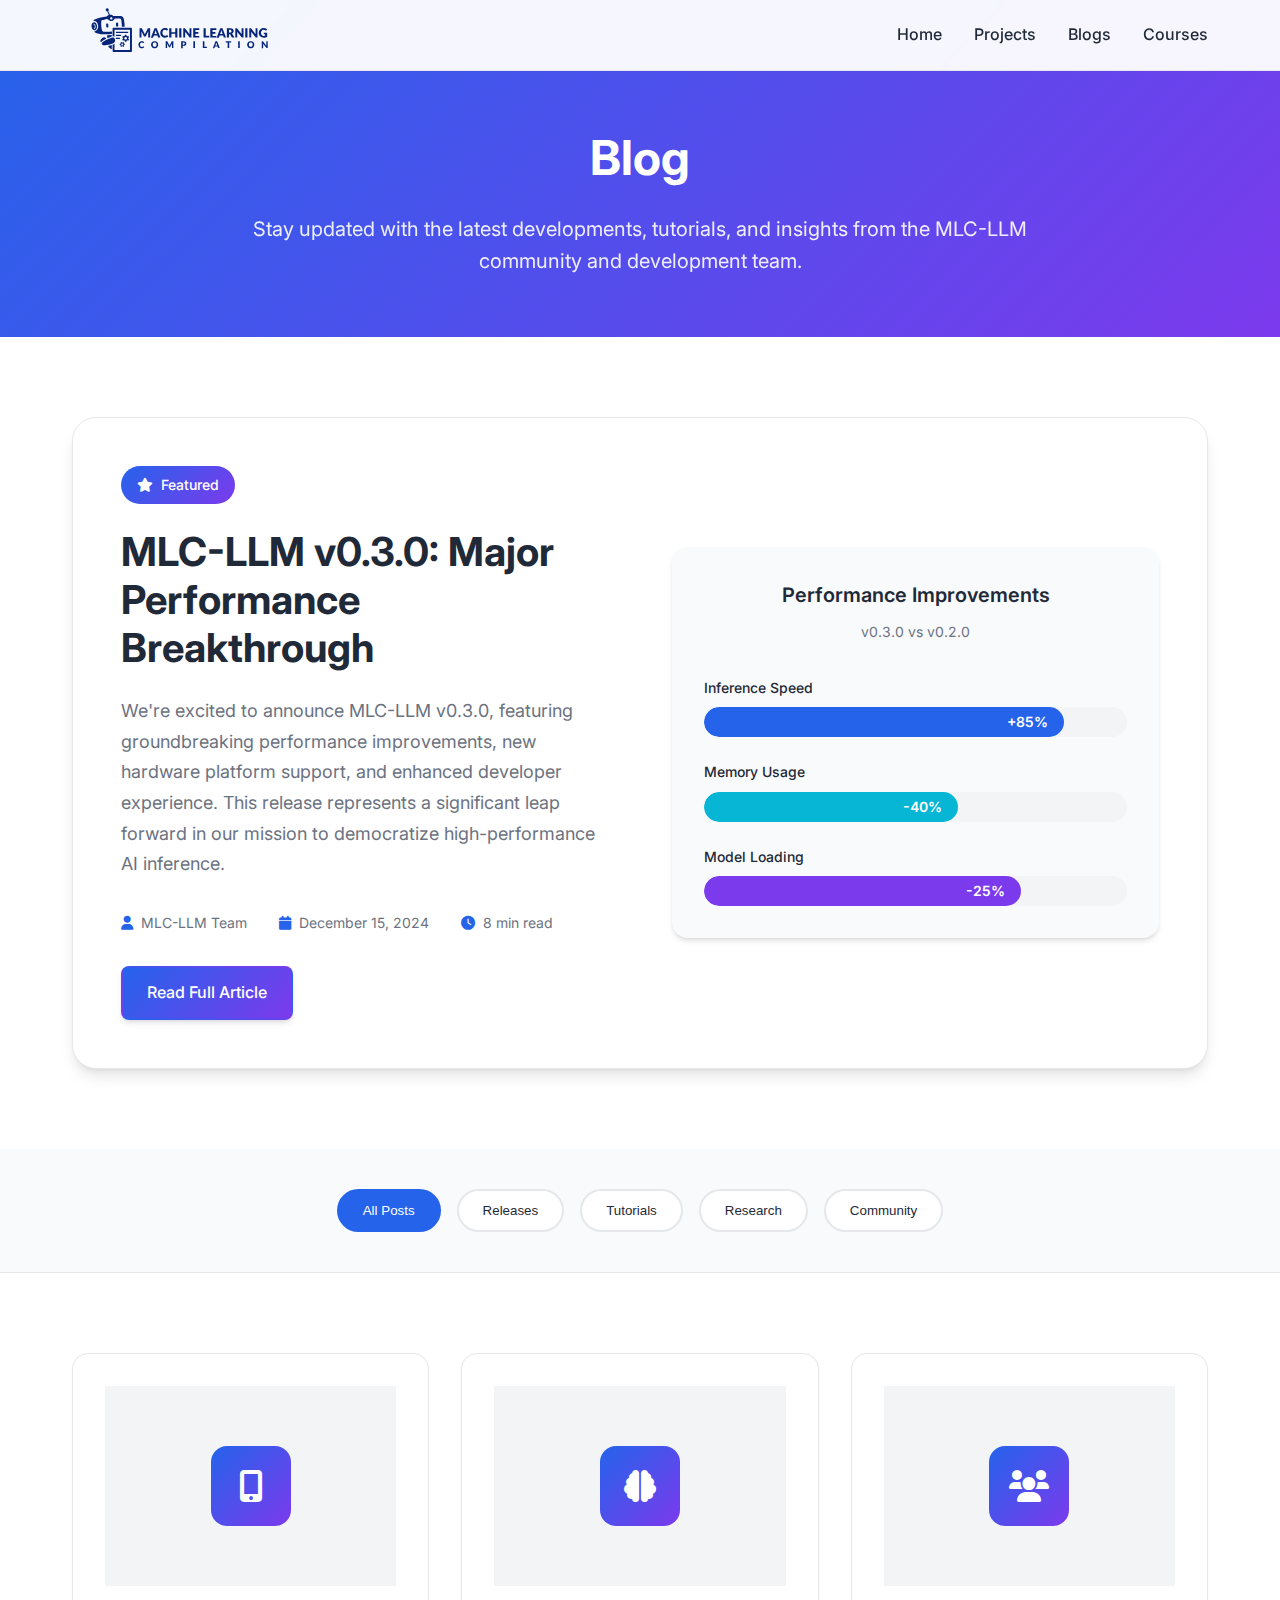
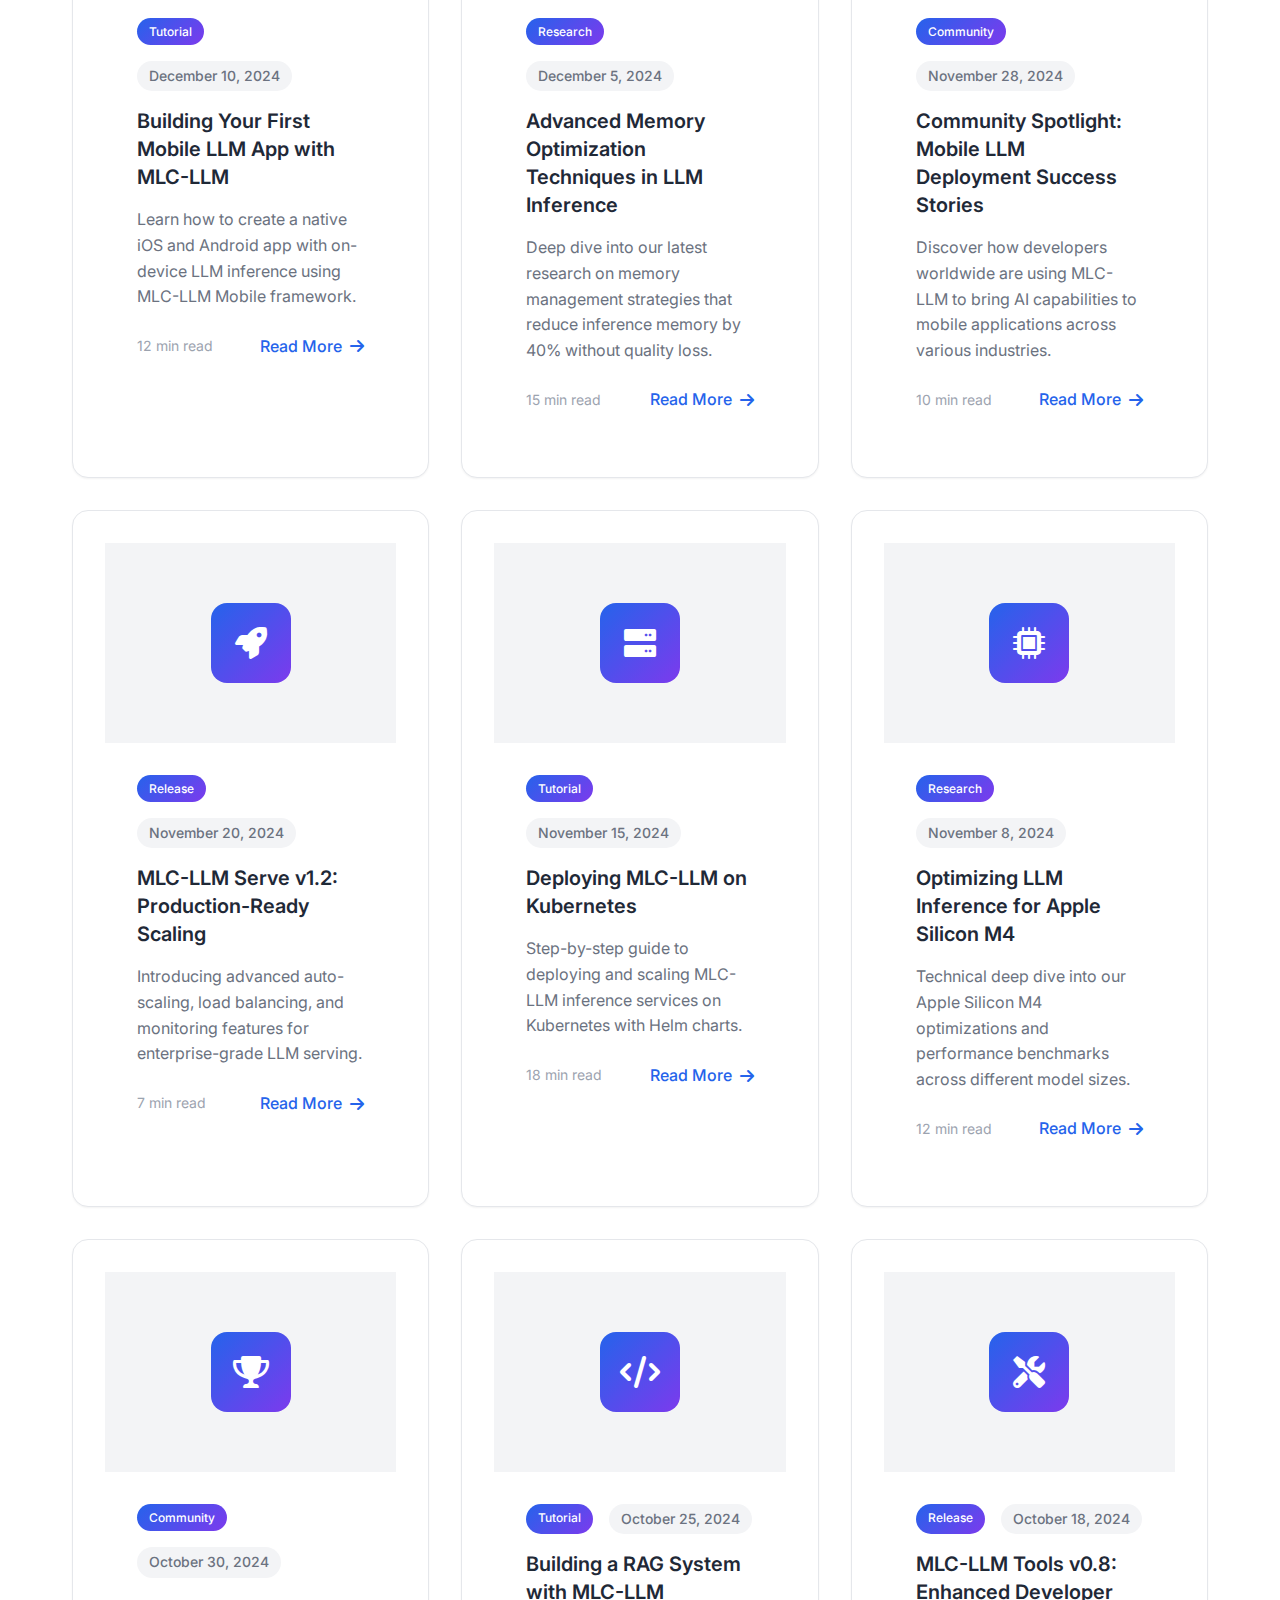
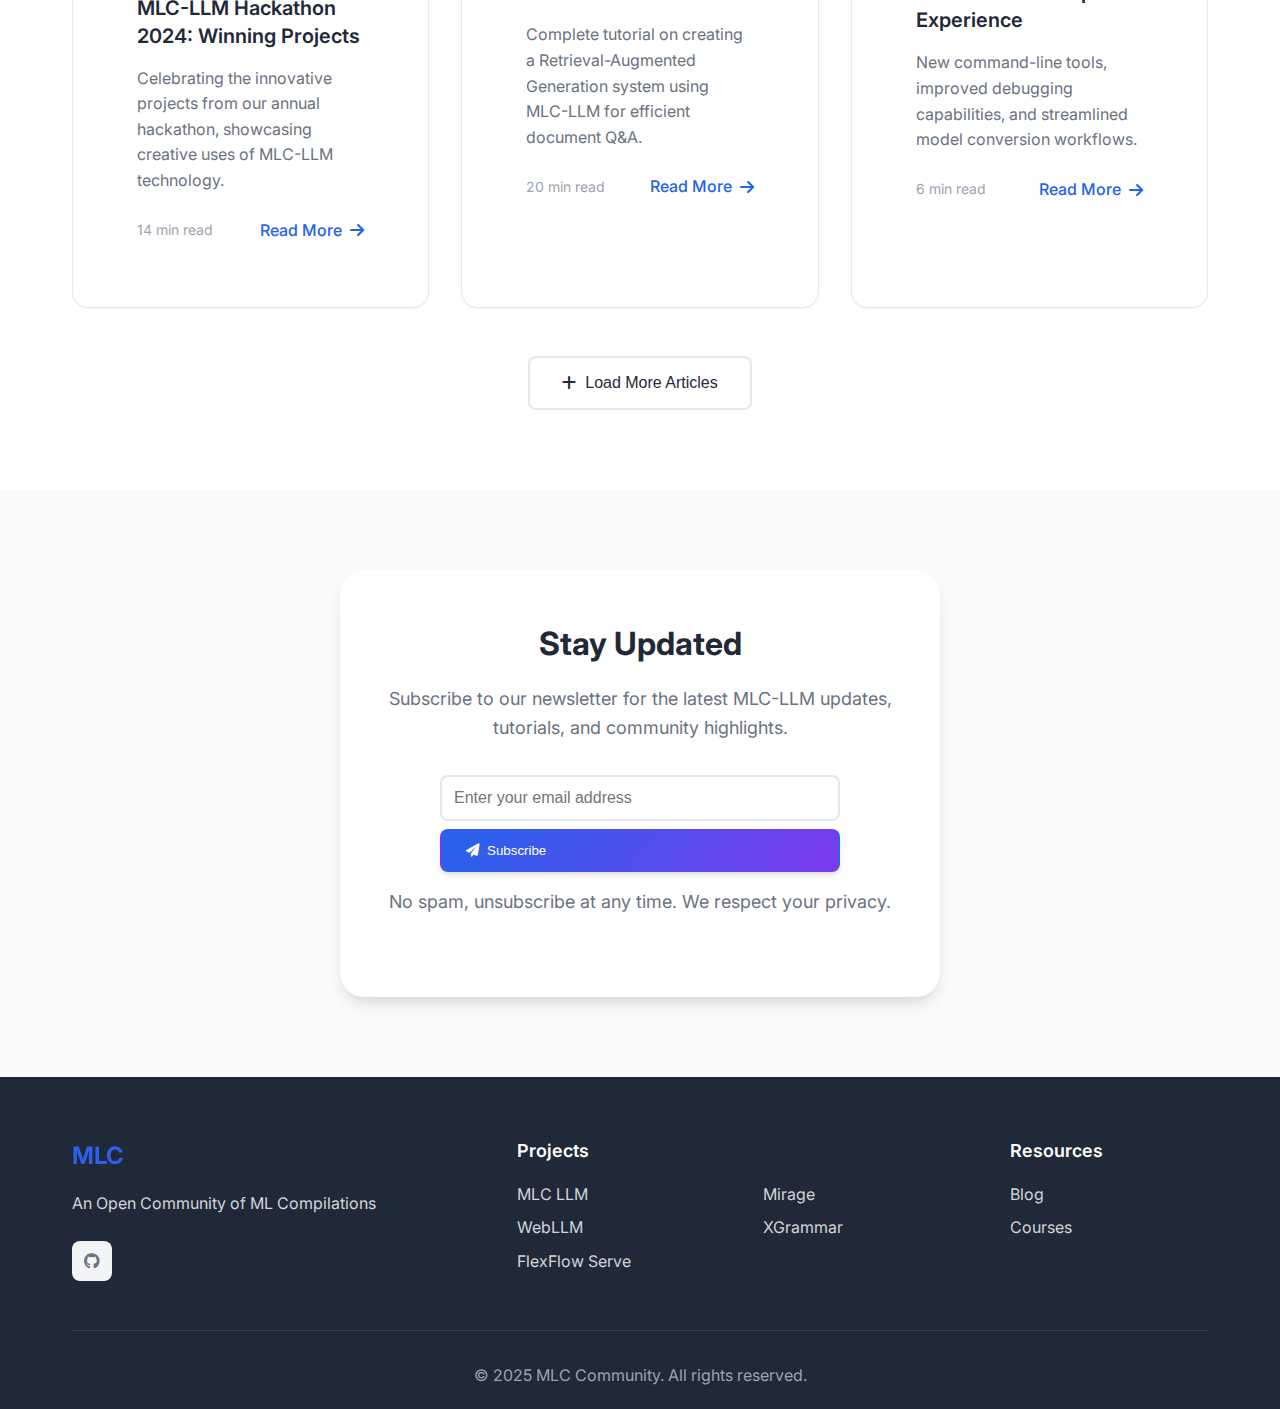
<file: news.html>
<!DOCTYPE html>
<html lang="en">
<head>
    <meta charset="UTF-8">
    <meta name="viewport" content="width=device-width, initial-scale=1.0">
    <title>News - MLC</title>
    <link rel="stylesheet" href="css/style.css">
    <link href="https://fonts.googleapis.com/css2?family=Inter:wght@300;400;500;600;700&display=swap" rel="stylesheet">
    <link rel="stylesheet" href="https://cdnjs.cloudflare.com/ajax/libs/font-awesome/6.0.0/css/all.min.css">
    <script src="js/includes.js" defer></script>
</head>
<body>
    <div id="site-header"></div>

    <main>
        <!-- Page Header -->
        <section class="page-header">
            <div class="container">
                <h1 class="page-title">Blog</h1>
                <p class="page-description">
                    Stay updated with the latest developments, tutorials, and insights 
                    from the MLC-LLM community and development team.
                </p>
            </div>
        </section>

        <!-- Featured Article -->
        <section class="featured-article">
            <div class="container">
                <div class="featured-card">
                    <div class="featured-content">
                        <div class="featured-badge">
                            <i class="fas fa-star"></i>
                            <span>Featured</span>
                        </div>
                        <h2>MLC-LLM v0.3.0: Major Performance Breakthrough</h2>
                        <p class="featured-excerpt">
                            We're excited to announce MLC-LLM v0.3.0, featuring groundbreaking performance 
                            improvements, new hardware platform support, and enhanced developer experience. 
                            This release represents a significant leap forward in our mission to democratize 
                            high-performance AI inference.
                        </p>
                        <div class="featured-meta">
                            <span class="author">
                                <i class="fas fa-user"></i>
                                MLC-LLM Team
                            </span>
                            <span class="date">
                                <i class="fas fa-calendar"></i>
                                December 15, 2024
                            </span>
                            <span class="read-time">
                                <i class="fas fa-clock"></i>
                                8 min read
                            </span>
                        </div>
                        <a href="#v0.3.0" class="btn btn-primary">Read Full Article</a>
                    </div>
                    <div class="featured-visual">
                        <div class="performance-chart">
                            <div class="chart-header">
                                <h4>Performance Improvements</h4>
                                <span class="chart-subtitle">v0.3.0 vs v0.2.0</span>
                            </div>
                            <div class="chart-bars">
                                <div class="bar-item">
                                    <span class="bar-label">Inference Speed</span>
                                    <div class="bar-container">
                                        <div class="bar-fill" style="width: 85%; background: var(--primary-color);">
                                            <span class="bar-value">+85%</span>
                                        </div>
                                    </div>
                                </div>
                                <div class="bar-item">
                                    <span class="bar-label">Memory Usage</span>
                                    <div class="bar-container">
                                        <div class="bar-fill" style="width: 60%; background: var(--accent-color);">
                                            <span class="bar-value">-40%</span>
                                        </div>
                                    </div>
                                </div>
                                <div class="bar-item">
                                    <span class="bar-label">Model Loading</span>
                                    <div class="bar-container">
                                        <div class="bar-fill" style="width: 75%; background: var(--secondary-color);">
                                            <span class="bar-value">-25%</span>
                                        </div>
                                    </div>
                                </div>
                            </div>
                        </div>
                    </div>
                </div>
            </div>
        </section>

        <!-- Blog Categories -->
        <section class="blog-categories">
            <div class="container">
                <div class="categories-filter">
                    <button class="category-btn active" data-category="all">All Posts</button>
                    <button class="category-btn" data-category="releases">Releases</button>
                    <button class="category-btn" data-category="tutorials">Tutorials</button>
                    <button class="category-btn" data-category="research">Research</button>
                    <button class="category-btn" data-category="community">Community</button>
                </div>
            </div>
        </section>

        <!-- Blog Posts Grid -->
        <section class="blog-posts">
            <div class="container">
                <div class="posts-grid">
                    <!-- Article 1 -->
                    <article class="blog-card" data-category="tutorials">
                        <div class="blog-card-image">
                            <div class="image-placeholder">
                                <i class="fas fa-mobile-alt"></i>
                            </div>
                        </div>
                        <div class="blog-card-content">
                            <div class="blog-meta">
                                <span class="blog-category">Tutorial</span>
                                <span class="blog-date">December 10, 2024</span>
                            </div>
                            <h3>Building Your First Mobile LLM App with MLC-LLM</h3>
                            <p>Learn how to create a native iOS and Android app with on-device LLM inference using MLC-LLM Mobile framework.</p>
                            <div class="blog-footer">
                                <span class="read-time">12 min read</span>
                                <a href="#mobile-tutorial" class="read-more">Read More <i class="fas fa-arrow-right"></i></a>
                            </div>
                        </div>
                    </article>

                    <!-- Article 2 -->
                    <article class="blog-card" data-category="research">
                        <div class="blog-card-image">
                            <div class="image-placeholder">
                                <i class="fas fa-brain"></i>
                            </div>
                        </div>
                        <div class="blog-card-content">
                            <div class="blog-meta">
                                <span class="blog-category">Research</span>
                                <span class="blog-date">December 5, 2024</span>
                            </div>
                            <h3>Advanced Memory Optimization Techniques in LLM Inference</h3>
                            <p>Deep dive into our latest research on memory management strategies that reduce inference memory by 40% without quality loss.</p>
                            <div class="blog-footer">
                                <span class="read-time">15 min read</span>
                                <a href="#memory-optimization" class="read-more">Read More <i class="fas fa-arrow-right"></i></a>
                            </div>
                        </div>
                    </article>

                    <!-- Article 3 -->
                    <article class="blog-card" data-category="community">
                        <div class="blog-card-image">
                            <div class="image-placeholder">
                                <i class="fas fa-users"></i>
                            </div>
                        </div>
                        <div class="blog-card-content">
                            <div class="blog-meta">
                                <span class="blog-category">Community</span>
                                <span class="blog-date">November 28, 2024</span>
                            </div>
                            <h3>Community Spotlight: Mobile LLM Deployment Success Stories</h3>
                            <p>Discover how developers worldwide are using MLC-LLM to bring AI capabilities to mobile applications across various industries.</p>
                            <div class="blog-footer">
                                <span class="read-time">10 min read</span>
                                <a href="#mobile-spotlight" class="read-more">Read More <i class="fas fa-arrow-right"></i></a>
                            </div>
                        </div>
                    </article>

                    <!-- Article 4 -->
                    <article class="blog-card" data-category="releases">
                        <div class="blog-card-image">
                            <div class="image-placeholder">
                                <i class="fas fa-rocket"></i>
                            </div>
                        </div>
                        <div class="blog-card-content">
                            <div class="blog-meta">
                                <span class="blog-category">Release</span>
                                <span class="blog-date">November 20, 2024</span>
                            </div>
                            <h3>MLC-LLM Serve v1.2: Production-Ready Scaling</h3>
                            <p>Introducing advanced auto-scaling, load balancing, and monitoring features for enterprise-grade LLM serving.</p>
                            <div class="blog-footer">
                                <span class="read-time">7 min read</span>
                                <a href="#serve-v1.2" class="read-more">Read More <i class="fas fa-arrow-right"></i></a>
                            </div>
                        </div>
                    </article>

                    <!-- Article 5 -->
                    <article class="blog-card" data-category="tutorials">
                        <div class="blog-card-image">
                            <div class="image-placeholder">
                                <i class="fas fa-server"></i>
                            </div>
                        </div>
                        <div class="blog-card-content">
                            <div class="blog-meta">
                                <span class="blog-category">Tutorial</span>
                                <span class="blog-date">November 15, 2024</span>
                            </div>
                            <h3>Deploying MLC-LLM on Kubernetes</h3>
                            <p>Step-by-step guide to deploying and scaling MLC-LLM inference services on Kubernetes with Helm charts.</p>
                            <div class="blog-footer">
                                <span class="read-time">18 min read</span>
                                <a href="#kubernetes-tutorial" class="read-more">Read More <i class="fas fa-arrow-right"></i></a>
                            </div>
                        </div>
                    </article>

                    <!-- Article 6 -->
                    <article class="blog-card" data-category="research">
                        <div class="blog-card-image">
                            <div class="image-placeholder">
                                <i class="fas fa-microchip"></i>
                            </div>
                        </div>
                        <div class="blog-card-content">
                            <div class="blog-meta">
                                <span class="blog-category">Research</span>
                                <span class="blog-date">November 8, 2024</span>
                            </div>
                            <h3>Optimizing LLM Inference for Apple Silicon M4</h3>
                            <p>Technical deep dive into our Apple Silicon M4 optimizations and performance benchmarks across different model sizes.</p>
                            <div class="blog-footer">
                                <span class="read-time">12 min read</span>
                                <a href="#m4-optimization" class="read-more">Read More <i class="fas fa-arrow-right"></i></a>
                            </div>
                        </div>
                    </article>

                    <!-- Article 7 -->
                    <article class="blog-card" data-category="community">
                        <div class="blog-card-image">
                            <div class="image-placeholder">
                                <i class="fas fa-trophy"></i>
                            </div>
                        </div>
                        <div class="blog-card-content">
                            <div class="blog-meta">
                                <span class="blog-category">Community</span>
                                <span class="blog-date">October 30, 2024</span>
                            </div>
                            <h3>MLC-LLM Hackathon 2024: Winning Projects</h3>
                            <p>Celebrating the innovative projects from our annual hackathon, showcasing creative uses of MLC-LLM technology.</p>
                            <div class="blog-footer">
                                <span class="read-time">14 min read</span>
                                <a href="#hackathon-winners" class="read-more">Read More <i class="fas fa-arrow-right"></i></a>
                            </div>
                        </div>
                    </article>

                    <!-- Article 8 -->
                    <article class="blog-card" data-category="tutorials">
                        <div class="blog-card-image">
                            <div class="image-placeholder">
                                <i class="fas fa-code"></i>
                            </div>
                        </div>
                        <div class="blog-card-content">
                            <div class="blog-meta">
                                <span class="blog-category">Tutorial</span>
                                <span class="blog-date">October 25, 2024</span>
                            </div>
                            <h3>Building a RAG System with MLC-LLM</h3>
                            <p>Complete tutorial on creating a Retrieval-Augmented Generation system using MLC-LLM for efficient document Q&A.</p>
                            <div class="blog-footer">
                                <span class="read-time">20 min read</span>
                                <a href="#rag-tutorial" class="read-more">Read More <i class="fas fa-arrow-right"></i></a>
                            </div>
                        </div>
                    </article>

                    <!-- Article 9 -->
                    <article class="blog-card" data-category="releases">
                        <div class="blog-card-image">
                            <div class="image-placeholder">
                                <i class="fas fa-tools"></i>
                            </div>
                        </div>
                        <div class="blog-card-content">
                            <div class="blog-meta">
                                <span class="blog-category">Release</span>
                                <span class="blog-date">October 18, 2024</span>
                            </div>
                            <h3>MLC-LLM Tools v0.8: Enhanced Developer Experience</h3>
                            <p>New command-line tools, improved debugging capabilities, and streamlined model conversion workflows.</p>
                            <div class="blog-footer">
                                <span class="read-time">6 min read</span>
                                <a href="#tools-v0.8" class="read-more">Read More <i class="fas fa-arrow-right"></i></a>
                            </div>
                        </div>
                    </article>
                </div>

                <!-- Load More Button -->
                <div class="load-more-container">
                    <button class="btn btn-outline load-more-btn">
                        <i class="fas fa-plus"></i>
                        Load More Articles
                    </button>
                </div>
            </div>
        </section>

        <!-- Newsletter Subscription -->
        <section class="newsletter-section">
            <div class="container">
                <div class="newsletter-card">
                    <div class="newsletter-content">
                        <h3>Stay Updated</h3>
                        <p>Subscribe to our newsletter for the latest MLC-LLM updates, tutorials, and community highlights.</p>
                        <form class="newsletter-form">
                            <div class="form-group">
                                <input type="email" placeholder="Enter your email address" required>
                                <button type="submit" class="btn btn-primary">
                                    <i class="fas fa-paper-plane"></i>
                                    Subscribe
                                </button>
                            </div>
                        </form>
                        <p class="newsletter-note">No spam, unsubscribe at any time. We respect your privacy.</p>
                    </div>
                </div>
            </div>
        </section>
    </main>

    <div id="site-footer"></div>

    <script src="js/script.js"></script>
</body>
</html>
</file>
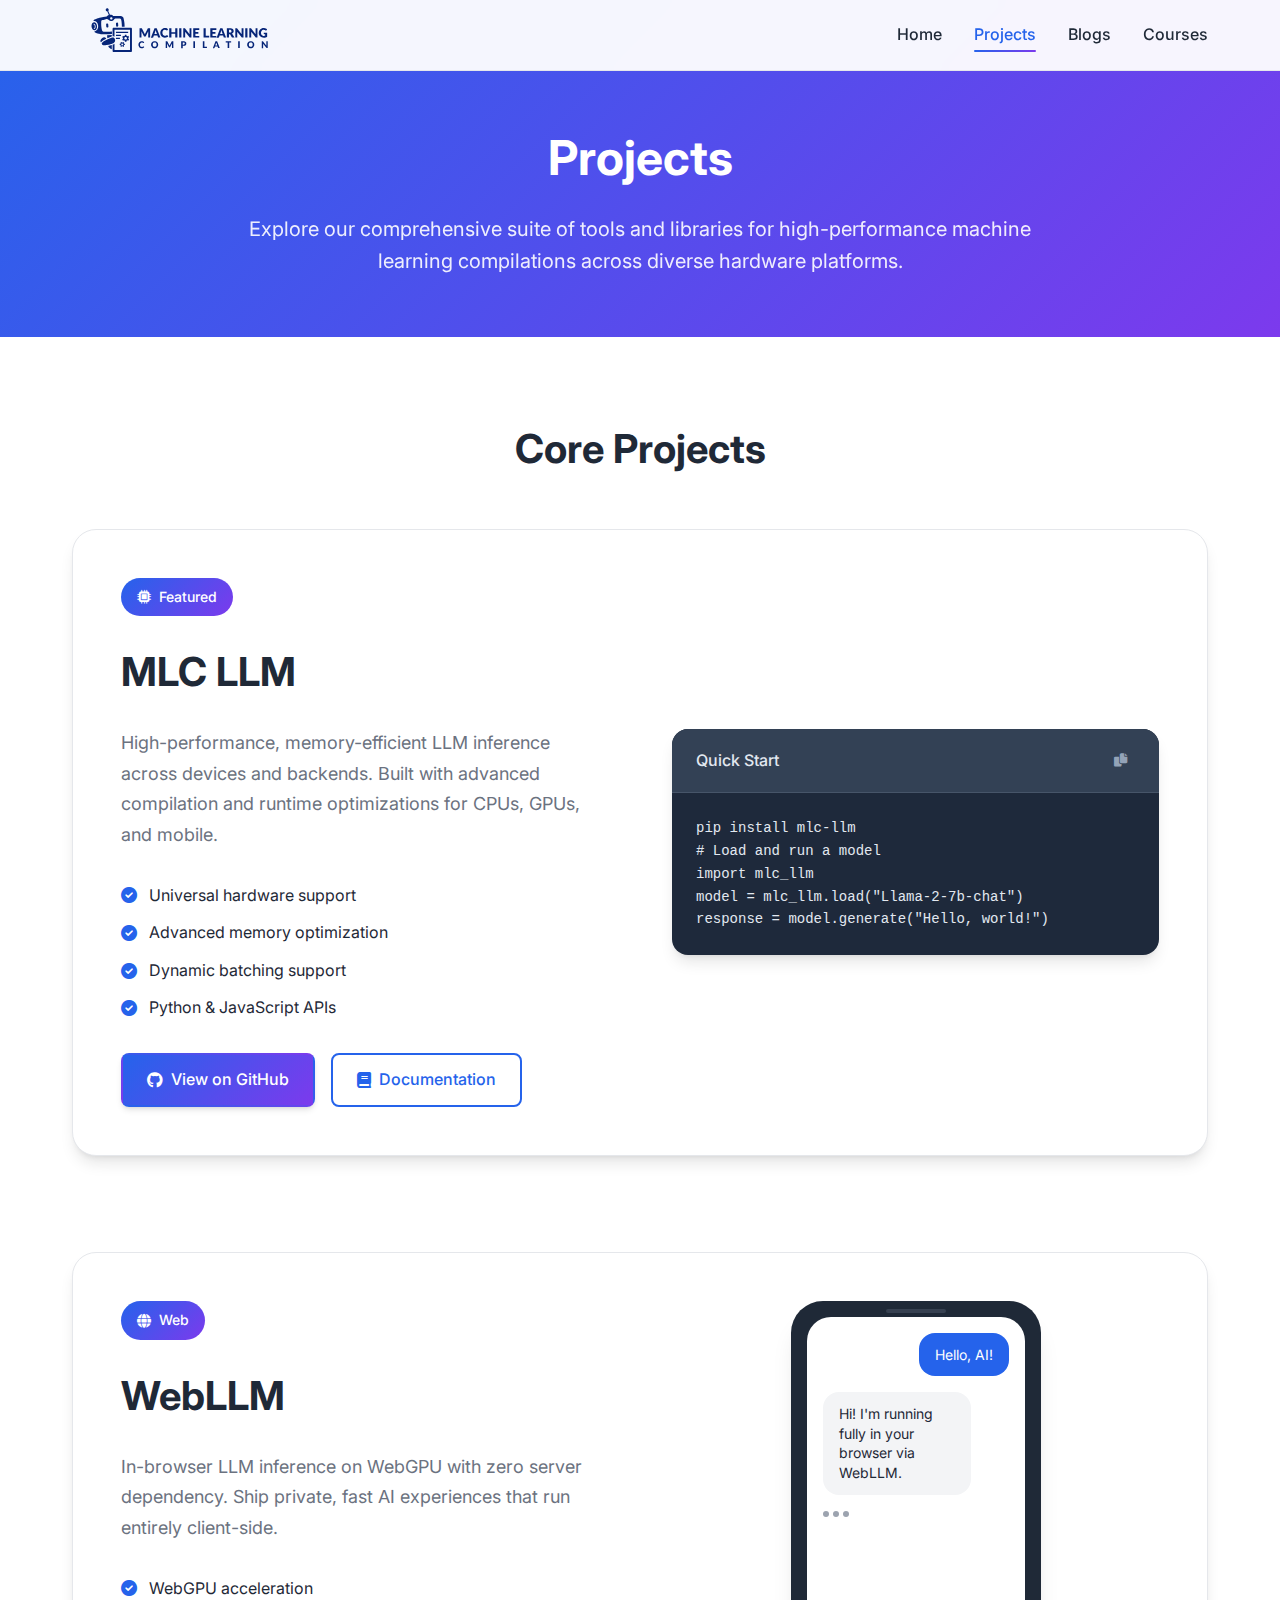
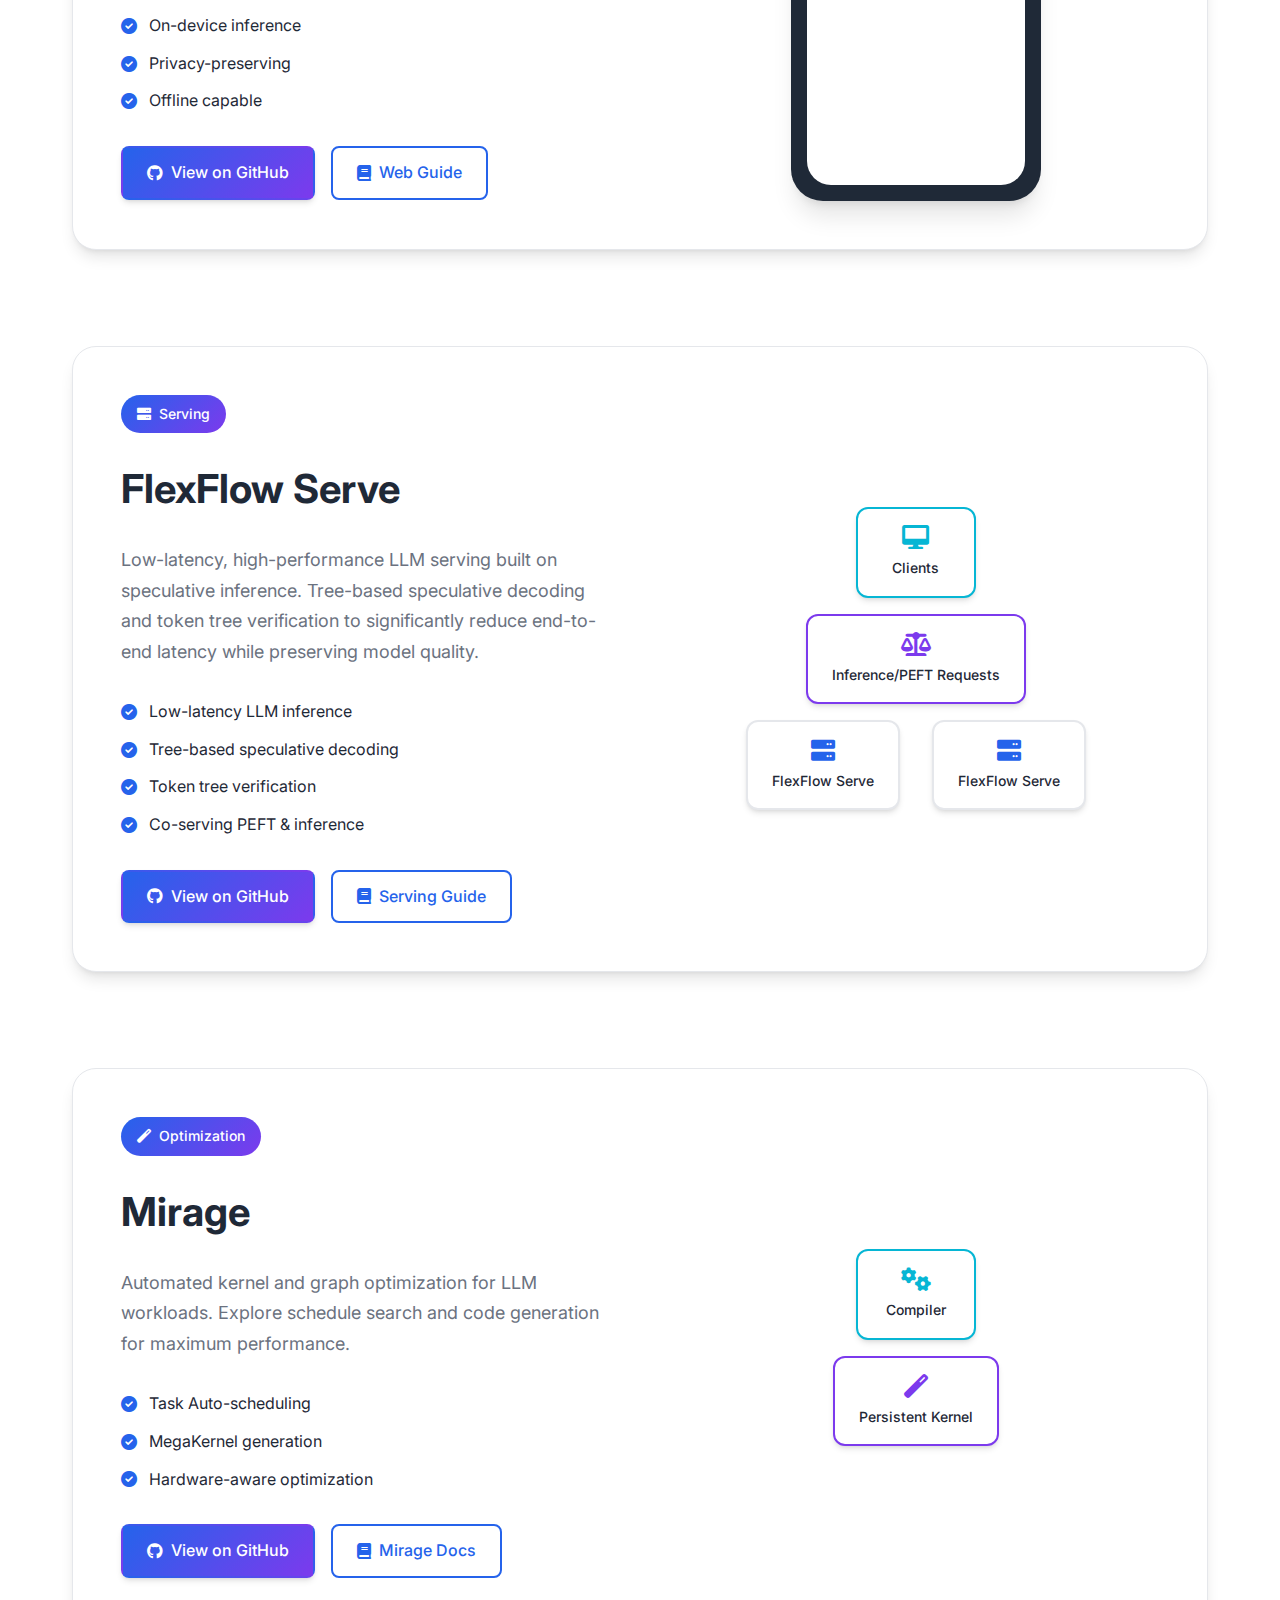
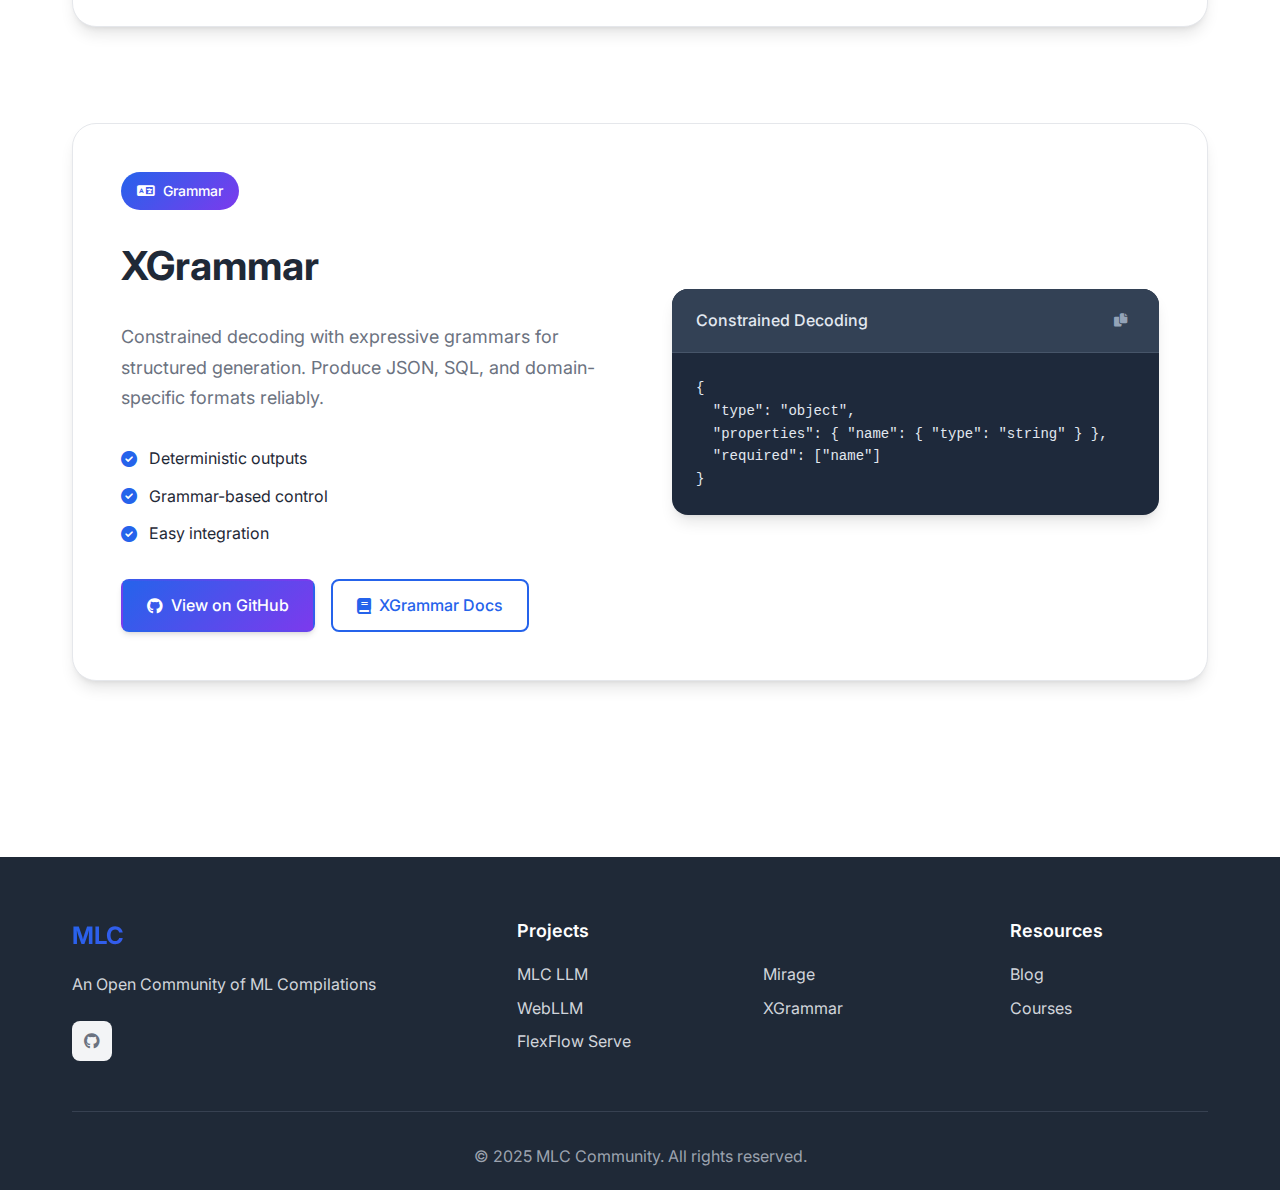
<file: projects.html>
<!DOCTYPE html>
<html lang="en">
<head>
    <meta charset="UTF-8">
    <meta name="viewport" content="width=device-width, initial-scale=1.0">
    <title>Projects - MLC</title>
    <link rel="stylesheet" href="css/style.css">
    <link href="https://fonts.googleapis.com/css2?family=Inter:wght@300;400;500;600;700&display=swap" rel="stylesheet">
    <link rel="stylesheet" href="https://cdnjs.cloudflare.com/ajax/libs/font-awesome/6.0.0/css/all.min.css">
    <script src="js/includes.js" defer></script>
</head>
<body>
    <div id="site-header"></div>

    <main>
        <!-- Page Header -->
        <section class="page-header">
            <div class="container">
                <h1 class="page-title">Projects</h1>
                <p class="page-description">
                    Explore our comprehensive suite of tools and libraries for high-performance 
                    machine learning compilations across diverse hardware platforms.
                </p>
            </div>
        </section>

        <!-- Featured Projects -->
        <section class="featured-projects">
            <div class="container">
                <h2 class="section-title">Core Projects</h2>

                <!-- MLC LLM -->
                <div class="project-showcase" id="mlc-llm">
                    <div class="project-content">
                        <div class="project-info">
                            <div class="project-badge">
                                <i class="fas fa-microchip"></i>
                                <span>Featured</span>
                            </div>
                            <h3>MLC LLM</h3>
                            <p class="project-summary">
                                High-performance, memory-efficient LLM inference across devices and backends.
                                Built with advanced compilation and runtime optimizations for CPUs, GPUs, and mobile.
                            </p>
                            <div class="project-features">
                                <div class="feature-item">
                                    <i class="fas fa-check-circle"></i>
                                    <span>Universal hardware support</span>
                                </div>
                                <div class="feature-item">
                                    <i class="fas fa-check-circle"></i>
                                    <span>Advanced memory optimization</span>
                                </div>
                                <div class="feature-item">
                                    <i class="fas fa-check-circle"></i>
                                    <span>Dynamic batching support</span>
                                </div>
                                <div class="feature-item">
                                    <i class="fas fa-check-circle"></i>
                                    <span>Python & JavaScript APIs</span>
                                </div>
                            </div>
                            <div class="project-actions">
                                <a href="https://github.com/mlc-ai/mlc-llm" class="btn btn-primary" target="_blank" rel="noopener">
                                    <i class="fab fa-github"></i>
                                    View on GitHub
                                </a>
                                <a href="https://mlc.ai/docs/getting-started" class="btn btn-secondary" target="_blank" rel="noopener">
                                    <i class="fas fa-book"></i>
                                    Documentation
                                </a>
                            </div>
                        </div>
                        <div class="project-visual">
                            <div class="code-snippet">
                                <div class="code-header">
                                    <span class="code-title">Quick Start</span>
                                    <button class="copy-btn" data-copy="pip install mlc-llm">
                                        <i class="fas fa-copy"></i>
                                    </button>
                                </div>
                                <pre><code>pip install mlc-llm
# Load and run a model
import mlc_llm
model = mlc_llm.load("Llama-2-7b-chat")
response = model.generate("Hello, world!")</code></pre>
                            </div>
                        </div>
                    </div>
                </div>

                <!-- WebLLM -->
                <div class="project-showcase" id="webllm">
                    <div class="project-content reverse">
                        <div class="project-visual">
                            <div class="mobile-preview">
                                <div class="phone-frame">
                                    <div class="phone-screen">
                                        <div class="app-interface">
                                            <div class="chat-bubble user">Hello, AI!</div>
                                            <div class="chat-bubble ai">Hi! I'm running fully in your browser via WebLLM.</div>
                                            <div class="typing-indicator">
                                                <span></span>
                                                <span></span>
                                                <span></span>
                                            </div>
                                        </div>
                                    </div>
                                </div>
                            </div>
                        </div>
                        <div class="project-info">
                            <div class="project-badge">
                                <i class="fas fa-globe"></i>
                                <span>Web</span>
                            </div>
                            <h3>WebLLM</h3>
                            <p class="project-summary">
                                In-browser LLM inference on WebGPU with zero server dependency.
                                Ship private, fast AI experiences that run entirely client-side.
                            </p>
                            <div class="project-features">
                                <div class="feature-item">
                                    <i class="fas fa-check-circle"></i>
                                    <span>WebGPU acceleration</span>
                                </div>
                                <div class="feature-item">
                                    <i class="fas fa-check-circle"></i>
                                    <span>On-device inference</span>
                                </div>
                                <div class="feature-item">
                                    <i class="fas fa-check-circle"></i>
                                    <span>Privacy-preserving</span>
                                </div>
                                <div class="feature-item">
                                    <i class="fas fa-check-circle"></i>
                                    <span>Offline capable</span>
                                </div>
                            </div>
                            <div class="project-actions">
                                <a href="https://github.com/mlc-ai/web-llm" class="btn btn-primary" target="_blank" rel="noopener">
                                    <i class="fab fa-github"></i>
                                    View on GitHub
                                </a>
                                <a href="https://mlc.ai/web-llm" class="btn btn-secondary" target="_blank" rel="noopener">
                                    <i class="fas fa-book"></i>
                                    Web Guide
                                </a>
                            </div>
                        </div>
                    </div>
                </div>

                <!-- FlexFlow Serve -->
                <div class="project-showcase" id="flexflow-serve">
                    <div class="project-content">
                        <div class="project-info">
                            <div class="project-badge">
                                <i class="fas fa-server"></i>
                                <span>Serving</span>
                            </div>
                            <h3>FlexFlow Serve</h3>
                            <p class="project-summary">
                                Low-latency, high-performance LLM serving built on speculative inference.
                                Tree-based speculative decoding and token tree verification to
                                significantly reduce end-to-end latency while preserving model quality.
                            </p>
                            <div class="project-features">
                                <div class="feature-item">
                                    <i class="fas fa-check-circle"></i>
                                    <span>Low-latency LLM inference</span>
                                </div>
                                <div class="feature-item">
                                    <i class="fas fa-check-circle"></i>
                                    <span>Tree-based speculative decoding</span>
                                </div>
                                <div class="feature-item">
                                    <i class="fas fa-check-circle"></i>
                                    <span>Token tree verification</span>
                                </div>
                                <div class="feature-item">
                                    <i class="fas fa-check-circle"></i>
                                    <span>Co-serving PEFT & inference</span>
                                </div>
                            </div>
                            <div class="project-actions">
                                <a href="https://github.com/flexflow/flexflow-serve" class="btn btn-primary" target="_blank" rel="noopener">
                                    <i class="fab fa-github"></i>
                                    View on GitHub
                                </a>
                                <a href="https://mlc.ai/docs/serve" class="btn btn-secondary" target="_blank" rel="noopener">
                                    <i class="fas fa-book"></i>
                                    Serving Guide
                                </a>
                            </div>
                        </div>
                        <div class="project-visual">
                            <div class="architecture-diagram">
                                <div class="diagram-container">
                                    <div class="diagram-layer">
                                        <div class="diagram-item client">
                                            <i class="fas fa-desktop"></i>
                                            <span>Clients</span>
                                        </div>
                                    </div>
                                    <div class="diagram-layer">
                                        <div class="diagram-item load-balancer">
                                            <i class="fas fa-balance-scale"></i>
                                            <span>Inference/PEFT Requests</span>
                                        </div>
                                    </div>
                                    <div class="diagram-layer">
                                        <div class="diagram-item server">
                                            <i class="fas fa-server"></i>
                                            <span>FlexFlow Serve</span>
                                        </div>
                                        <div class="diagram-item server">
                                            <i class="fas fa-server"></i>
                                            <span>FlexFlow Serve</span>
                                        </div>
                                    </div>
                                </div>
                            </div>
                        </div>
                    </div>
                </div>

                <!-- Mirage -->
                <div class="project-showcase" id="mirage">
                    <div class="project-content reverse">
                        <div class="project-visual">
                            <div class="architecture-diagram">
                                <div class="diagram-container">
                                    <div class="diagram-layer">
                                        <div class="diagram-item client">
                                            <i class="fas fa-cogs"></i>
                                            <span>Compiler</span>
                                        </div>
                                    </div>
                                    <div class="diagram-layer">
                                        <div class="diagram-item load-balancer">
                                            <i class="fas fa-magic"></i>
                                            <span>Persistent Kernel</span>
                                        </div>
                                    </div>
                                </div>
                            </div>
                        </div>
                        <div class="project-info">
                            <div class="project-badge">
                                <i class="fas fa-magic"></i>
                                <span>Optimization</span>
                            </div>
                            <h3>Mirage</h3>
                            <p class="project-summary">
                                Automated kernel and graph optimization for LLM workloads.
                                Explore schedule search and code generation for maximum performance.
                            </p>
                            <div class="project-features">
                                <div class="feature-item">
                                    <i class="fas fa-check-circle"></i>
                                    <span>Task Auto-scheduling</span>
                                </div>
                                <div class="feature-item">
                                    <i class="fas fa-check-circle"></i>
                                    <span>MegaKernel generation</span>
                                </div>
                                <div class="feature-item">
                                    <i class="fas fa-check-circle"></i>
                                    <span>Hardware-aware optimization</span>
                                </div>
                            </div>
                            <div class="project-actions">
                                <a href="https://github.com/mirage-project/mirage" class="btn btn-primary" target="_blank" rel="noopener">
                                    <i class="fab fa-github"></i>
                                    View on GitHub
                                </a>
                                <a href="https://mlc.ai/docs/mirage" class="btn btn-secondary" target="_blank" rel="noopener">
                                    <i class="fas fa-book"></i>
                                    Mirage Docs
                                </a>
                            </div>
                        </div>
                    </div>
                </div>

                <!-- XGrammar -->
                <div class="project-showcase" id="xgrammar">
                    <div class="project-content">
                        <div class="project-info">
                            <div class="project-badge">
                                <i class="fas fa-language"></i>
                                <span>Grammar</span>
                            </div>
                            <h3>XGrammar</h3>
                            <p class="project-summary">
                                Constrained decoding with expressive grammars for structured generation.
                                Produce JSON, SQL, and domain-specific formats reliably.
                            </p>
                            <div class="project-features">
                                <div class="feature-item">
                                    <i class="fas fa-check-circle"></i>
                                    <span>Deterministic outputs</span>
                                </div>
                                <div class="feature-item">
                                    <i class="fas fa-check-circle"></i>
                                    <span>Grammar-based control</span>
                                </div>
                                <div class="feature-item">
                                    <i class="fas fa-check-circle"></i>
                                    <span>Easy integration</span>
                                </div>
                            </div>
                            <div class="project-actions">
                                <a href="https://github.com/mlc-ai/xgrammar" class="btn btn-primary" target="_blank" rel="noopener">
                                    <i class="fab fa-github"></i>
                                    View on GitHub
                                </a>
                                <a href="https://mlc.ai/docs/xgrammar" class="btn btn-secondary" target="_blank" rel="noopener">
                                    <i class="fas fa-book"></i>
                                    XGrammar Docs
                                </a>
                            </div>
                        </div>
                        <div class="project-visual">
                            <div class="code-snippet">
                                <div class="code-header">
                                    <span class="code-title">Constrained Decoding</span>
                                    <button class="copy-btn" data-copy="xgrammar --schema schema.json">
                                        <i class="fas fa-copy"></i>
                                    </button>
                                </div>
<pre><code>{
  "type": "object",
  "properties": { "name": { "type": "string" } },
  "required": ["name"]
}</code></pre>
                            </div>
                        </div>
                    </div>
                </div>
            </div>
        </section>

        <!-- Additional Projects -->
        <!--
        <section class="additional-projects">
            <div class="container">
                <h2 class="section-title">Additional Tools & Libraries</h2>
                <div class="projects-grid">
                    <div class="project-card">
                        <div class="project-icon">
                            <i class="fas fa-tools"></i>
                        </div>
                        <h3>MLC-LLM Tools</h3>
                        <p>Command-line utilities and development tools for model conversion, optimization, and debugging.</p>
                        <div class="project-stats">
                            <span class="stat">
                                <i class="fas fa-download"></i>
                                50+ tools
                            </span>
                            <span class="stat">
                                <i class="fas fa-code"></i>
                                Python/C++
                            </span>
                        </div>
                        <a href="https://github.com/mlc-ai/mlc-llm-tools" class="project-link" target="_blank" rel="noopener">
                            View Repository <i class="fas fa-arrow-right"></i>
                        </a>
                    </div>

                    <div class="project-card">
                        <div class="project-icon">
                            <i class="fas fa-database"></i>
                        </div>
                        <h3>Model Hub</h3>
                        <p>Centralized repository of pre-optimized models with easy download and deployment capabilities.</p>
                        <div class="project-stats">
                            <span class="stat">
                                <i class="fas fa-brain"></i>
                                100+ models
                            </span>
                            <span class="stat">
                                <i class="fas fa-download"></i>
                                Auto-download
                            </span>
                        </div>
                        <a href="https://huggingface.co/mlc-ai" class="project-link" target="_blank" rel="noopener">
                            Browse Models <i class="fas fa-arrow-right"></i>
                        </a>
                    </div>

                    <div class="project-card">
                        <div class="project-icon">
                            <i class="fas fa-chart-line"></i>
                        </div>
                        <h3>Benchmark Suite</h3>
                        <p>Comprehensive benchmarking tools for performance evaluation across different hardware platforms.</p>
                        <div class="project-stats">
                            <span class="stat">
                                <i class="fas fa-tachometer-alt"></i>
                                Performance tests
                            </span>
                            <span class="stat">
                                <i class="fas fa-microchip"></i>
                                Multi-platform
                            </span>
                        </div>
                        <a href="https://github.com/mlc-ai/mlc-llm-benchmarks" class="project-link" target="_blank" rel="noopener">
                            View Benchmarks <i class="fas fa-arrow-right"></i>
                        </a>
                    </div>

                    <div class="project-card">
                        <div class="project-icon">
                            <i class="fas fa-plug"></i>
                        </div>
                        <h3>Extensions</h3>
                        <p>Plugin system and extensions for custom model formats, hardware backends, and integrations.</p>
                        <div class="project-stats">
                            <span class="stat">
                                <i class="fas fa-puzzle-piece"></i>
                                Extensible
                            </span>
                            <span class="stat">
                                <i class="fas fa-code"></i>
                                Plugin API
                            </span>
                        </div>
                        <a href="https://github.com/mlc-ai/mlc-llm-extensions" class="project-link" target="_blank" rel="noopener">
                            View Extensions <i class="fas fa-arrow-right"></i>
                        </a>
                    </div>

                    <div class="project-card">
                        <div class="project-icon">
                            <i class="fas fa-graduation-cap"></i>
                        </div>
                        <h3>Examples & Tutorials</h3>
                        <p>Comprehensive examples, tutorials, and educational resources for learning MLC-LLM.</p>
                        <div class="project-stats">
                            <span class="stat">
                                <i class="fas fa-book"></i>
                                200+ examples
                            </span>
                            <span class="stat">
                                <i class="fas fa-play"></i>
                                Interactive
                            </span>
                        </div>
                        <a href="https://github.com/mlc-ai/mlc-llm-examples" class="project-link" target="_blank" rel="noopener">
                            View Examples <i class="fas fa-arrow-right"></i>
                        </a>
                    </div>

                    <div class="project-card">
                        <div class="project-icon">
                            <i class="fas fa-cloud"></i>
                        </div>
                        <h3>Cloud Integration</h3>
                        <p>Ready-to-deploy cloud solutions and integrations for AWS, GCP, Azure, and other platforms.</p>
                        <div class="project-stats">
                            <span class="stat">
                                <i class="fas fa-cloud"></i>
                                Multi-cloud
                            </span>
                            <span class="stat">
                                <i class="fas fa-rocket"></i>
                                One-click deploy
                            </span>
                        </div>
                        <a href="https://github.com/mlc-ai/mlc-llm-cloud" class="project-link" target="_blank" rel="noopener">
                            View Cloud Tools <i class="fas fa-arrow-right"></i>
                        </a>
                    </div>
                </div>
            </div>
        </section>
        -->

        <!-- Getting Started -->
        <!-- 
        <section class="getting-started">
            <div class="container">
                <h2 class="section-title">Get Started</h2>
                <div class="getting-started-content">
                    <div class="getting-started-info">
                        <h3>Ready to build with MLC-LLM?</h3>
                        <p>
                            Choose your preferred platform and start building high-performance 
                            AI applications with our comprehensive toolkit.
                        </p>
                        <div class="platform-options">
                            <div class="platform-option">
                                <i class="fas fa-laptop-code"></i>
                                <h4>Desktop Development</h4>
                                <p>Perfect for development and testing</p>
                                <a href="https://mlc.ai/docs/getting-started" class="btn btn-outline">Get Started</a>
                            </div>
                            <div class="platform-option">
                                <i class="fas fa-mobile-alt"></i>
                                <h4>Mobile Deployment</h4>
                                <p>Deploy AI models to mobile apps</p>
                                <a href="https://mlc.ai/docs/mobile" class="btn btn-outline">Mobile Guide</a>
                            </div>
                            <div class="platform-option">
                                <i class="fas fa-server"></i>
                                <h4>Production Serving</h4>
                                <p>Scale your AI applications</p>
                                <a href="https://mlc.ai/docs/serve" class="btn btn-outline">Serving Guide</a>
                            </div>
                        </div>
                    </div>
                    <div class="getting-started-visual">
                        <div class="terminal-window">
                            <div class="terminal-header">
                                <div class="terminal-buttons">
                                    <span class="btn-red"></span>
                                    <span class="btn-yellow"></span>
                                    <span class="btn-green"></span>
                                </div>
                                <span class="terminal-title">Terminal</span>
                            </div>
                            <div class="terminal-content">
                                <div class="terminal-line">
                                    <span class="prompt">$</span>
                                    <span class="command">pip install mlc-llm</span>
                                </div>
                                <div class="terminal-line">
                                    <span class="output">Installing MLC-LLM...</span>
                                </div>
                                <div class="terminal-line">
                                    <span class="prompt">$</span>
                                    <span class="command">python -c "import mlc_llm; print('Ready!')"</span>
                                </div>
                                <div class="terminal-line">
                                    <span class="output success">Ready!</span>
                                </div>
                                <div class="terminal-line">
                                    <span class="prompt">$</span>
                                    <span class="cursor">_</span>
                                </div>
                            </div>
                        </div>
                    </div>
                </div>
            </div>
        </section>
        -->
    </main>

    <div id="site-footer"></div>

    <script src="js/script.js"></script>
</body>
</html>
</file>
<file: css/style.css>
/* Reset and Base Styles */
* {
    margin: 0;
    padding: 0;
    box-sizing: border-box;
}

:root {
    --primary-color: #2563eb;
    --primary-dark: #1d4ed8;
    --secondary-color: #7c3aed;
    --accent-color: #06b6d4;
    --text-primary: #1f2937;
    --text-secondary: #6b7280;
    --text-light: #9ca3af;
    --bg-primary: #ffffff;
    --bg-secondary: #f9fafb;
    --bg-tertiary: #f3f4f6;
    --border-color: #e5e7eb;
    --shadow-sm: 0 1px 2px 0 rgb(0 0 0 / 0.05);
    --shadow-md: 0 4px 6px -1px rgb(0 0 0 / 0.1), 0 2px 4px -2px rgb(0 0 0 / 0.1);
    --shadow-lg: 0 10px 15px -3px rgb(0 0 0 / 0.1), 0 4px 6px -4px rgb(0 0 0 / 0.1);
    --shadow-xl: 0 20px 25px -5px rgb(0 0 0 / 0.1), 0 8px 10px -6px rgb(0 0 0 / 0.1);
    --gradient-primary: linear-gradient(135deg, var(--primary-color), var(--secondary-color));
    --gradient-accent: linear-gradient(135deg, var(--accent-color), var(--primary-color));
}

body {
    font-family: 'Inter', -apple-system, BlinkMacSystemFont, 'Segoe UI', Roboto, sans-serif;
    line-height: 1.6;
    color: var(--text-primary);
    background-color: var(--bg-primary);
}

.container {
    max-width: 1200px;
    margin: 0 auto;
    padding: 0 2rem;
}

/* Navigation */
.navbar {
    position: fixed;
    top: 0;
    width: 100%;
    background: rgba(255, 255, 255, 0.95);
    backdrop-filter: blur(10px);
    border-bottom: 1px solid var(--border-color);
    z-index: 1000;
    transition: all 0.3s ease;
}

.nav-container {
    max-width: 1200px;
    margin: 0 auto;
    padding: 0 2rem;
    display: flex;
    justify-content: space-between;
    align-items: center;
    height: 70px;
}

.nav-logo .logo-text {
    font-size: 1.5rem;
    font-weight: 700;
    background: var(--gradient-primary);
    -webkit-background-clip: text;
    -webkit-text-fill-color: transparent;
    background-clip: text;
    text-decoration: none;
}

.nav-menu {
    display: flex;
    list-style: none;
    gap: 2rem;
}

.nav-link {
    text-decoration: none;
    color: var(--text-primary);
    font-weight: 500;
    transition: color 0.3s ease;
    position: relative;
}

.nav-link:hover,
.nav-link.active {
    color: var(--primary-color);
}

.nav-link.active::after {
    content: '';
    position: absolute;
    bottom: -8px;
    left: 0;
    width: 100%;
    height: 2px;
    background: var(--gradient-primary);
    border-radius: 1px;
}

.nav-toggle {
    display: none;
    flex-direction: column;
    cursor: pointer;
}

.bar {
    width: 25px;
    height: 3px;
    background-color: var(--text-primary);
    margin: 3px 0;
    transition: 0.3s;
}

/* Hero Section */
.hero {
    padding: 120px 0 80px;
    background: linear-gradient(135deg, #f8fafc 0%, #e2e8f0 100%);
    overflow: hidden;
    position: relative;
}

.hero::before {
    content: '';
    position: absolute;
    top: 0;
    left: 0;
    right: 0;
    bottom: 0;
    background: url('data:image/svg+xml,<svg xmlns="http://www.w3.org/2000/svg" viewBox="0 0 100 100"><defs><pattern id="grid" width="10" height="10" patternUnits="userSpaceOnUse"><path d="M 10 0 L 0 0 0 10" fill="none" stroke="%23e2e8f0" stroke-width="0.5"/></pattern></defs><rect width="100" height="100" fill="url(%23grid)"/></svg>');
    opacity: 0.5;
}

.hero-container {
    max-width: 1200px;
    margin: 0 auto;
    padding: 0 2rem;
    display: grid;
    grid-template-columns: 1fr 1fr;
    gap: 4rem;
    align-items: center;
    position: relative;
    z-index: 1;
}

.hero-content {
    animation: fadeInUp 0.8s ease-out;
}

.hero-title {
    font-size: 3.5rem;
    font-weight: 700;
    margin-bottom: 1rem;
    background: var(--gradient-primary);
    -webkit-background-clip: text;
    -webkit-text-fill-color: transparent;
    background-clip: text;
}

.hero-subtitle {
    font-size: 1.5rem;
    color: var(--text-secondary);
    margin-bottom: 1.5rem;
    font-weight: 400;
}

.hero-description {
    font-size: 1.1rem;
    color: var(--text-secondary);
    margin-bottom: 2rem;
    line-height: 1.7;
}

.hero-buttons {
    display: flex;
    gap: 1rem;
    flex-wrap: wrap;
}

.btn {
    display: inline-flex;
    align-items: center;
    gap: 0.5rem;
    padding: 0.75rem 1.5rem;
    border-radius: 0.5rem;
    text-decoration: none;
    font-weight: 500;
    transition: all 0.3s ease;
    border: 2px solid transparent;
}

.btn-primary {
    background: var(--gradient-primary);
    color: white;
    box-shadow: var(--shadow-md);
}

.btn-primary:hover {
    transform: translateY(-2px);
    box-shadow: var(--shadow-lg);
}

.btn-secondary {
    background: transparent;
    color: var(--primary-color);
    border-color: var(--primary-color);
}

.btn-secondary:hover {
    background: var(--primary-color);
    color: white;
}

.btn-outline {
    background: transparent;
    color: var(--text-primary);
    border-color: var(--border-color);
}

.btn-outline:hover {
    background: var(--bg-tertiary);
    border-color: var(--text-primary);
}

/* Hero Visual */
.hero-visual {
    display: flex;
    justify-content: center;
    align-items: center;
    position: relative;
}

.floating-cards {
    position: relative;
    width: 400px;
    height: 300px;
}

.card {
    position: absolute;
    background: white;
    padding: 1.5rem;
    border-radius: 1rem;
    box-shadow: var(--shadow-lg);
    display: flex;
    flex-direction: column;
    align-items: center;
    gap: 0.5rem;
    animation: float 3s ease-in-out infinite;
}

.card i {
    font-size: 2rem;
    color: var(--primary-color);
}

.card span {
    font-weight: 500;
    color: var(--text-primary);
}

.card-1 {
    top: 0;
    left: 50%;
    transform: translateX(-50%);
    animation-delay: 0s;
}

.card-2 {
    bottom: 0;
    left: 0;
    animation-delay: 1s;
}

.card-3 {
    bottom: 0;
    right: 0;
    animation-delay: 2s;
}

/* Sections */
.section-title {
    font-size: 2.5rem;
    font-weight: 700;
    text-align: center;
    margin-bottom: 3rem;
    color: var(--text-primary);
}

/* Features Section */
.features {
    padding: 80px 0;
    background: var(--bg-primary);
}

.features-grid {
    display: grid;
    grid-template-columns: repeat(auto-fit, minmax(280px, 1fr));
    gap: 2rem;
}

.feature-card {
    text-align: center;
    padding: 2rem;
    border-radius: 1rem;
    background: white;
    box-shadow: var(--shadow-sm);
    transition: all 0.3s ease;
    border: 1px solid var(--border-color);
}

.feature-card:hover {
    transform: translateY(-4px);
    box-shadow: var(--shadow-lg);
}

.feature-icon {
    width: 60px;
    height: 60px;
    background: var(--gradient-accent);
    border-radius: 1rem;
    display: flex;
    align-items: center;
    justify-content: center;
    margin: 0 auto 1.5rem;
}

.feature-icon i {
    font-size: 1.5rem;
    color: white;
}

.feature-card h3 {
    font-size: 1.25rem;
    font-weight: 600;
    margin-bottom: 1rem;
    color: var(--text-primary);
}

.feature-card p {
    color: var(--text-secondary);
    line-height: 1.6;
}

/* Projects Preview */
.projects-preview {
    padding: 80px 0;
    background: var(--bg-secondary);
}

.projects-grid {
    display: grid;
    grid-template-columns: repeat(auto-fit, minmax(320px, 1fr));
    gap: 2rem;
    margin-bottom: 3rem;
}

.project-card {
    background: white;
    padding: 2rem;
    border-radius: 1rem;
    box-shadow: var(--shadow-sm);
    transition: all 0.3s ease;
    border: 1px solid var(--border-color);
}

.project-card:hover {
    transform: translateY(-4px);
    box-shadow: var(--shadow-lg);
}

.project-icon {
    width: 50px;
    height: 50px;
    background: var(--gradient-primary);
    border-radius: 0.75rem;
    display: flex;
    align-items: center;
    justify-content: center;
    margin-bottom: 1.5rem;
}

.project-icon i {
    font-size: 1.25rem;
    color: white;
}

.project-card h3 {
    font-size: 1.25rem;
    font-weight: 600;
    margin-bottom: 1rem;
    color: var(--text-primary);
}

.project-card p {
    color: var(--text-secondary);
    margin-bottom: 1.5rem;
    line-height: 1.6;
}

.project-link {
    color: var(--primary-color);
    text-decoration: none;
    font-weight: 500;
    display: inline-flex;
    align-items: center;
    gap: 0.5rem;
    transition: gap 0.3s ease;
}

.project-link:hover {
    gap: 0.75rem;
}

.projects-cta {
    text-align: center;
}

/* Stats Section */
.stats {
    padding: 60px 0;
    background: var(--gradient-primary);
    color: white;
}

.stats-grid {
    display: grid;
    grid-template-columns: repeat(auto-fit, minmax(200px, 1fr));
    gap: 2rem;
}

.stat-item {
    text-align: center;
}

.stat-number {
    font-size: 3rem;
    font-weight: 700;
    margin-bottom: 0.5rem;
}

.stat-label {
    font-size: 1.1rem;
    opacity: 0.9;
}

/* Latest News */
.latest-news {
    padding: 80px 0;
    background: var(--bg-primary);
}

.news-grid {
    display: grid;
    grid-template-columns: repeat(auto-fit, minmax(350px, 1fr));
    gap: 2rem;
    margin-bottom: 3rem;
}

.news-card {
    background: white;
    padding: 2rem;
    border-radius: 1rem;
    box-shadow: var(--shadow-sm);
    border: 1px solid var(--border-color);
    transition: all 0.3s ease;
}

.news-card:hover {
    transform: translateY(-2px);
    box-shadow: var(--shadow-md);
}

.news-meta {
    display: flex;
    gap: 1rem;
    margin-bottom: 1rem;
}

.news-date,
.news-category {
    font-size: 0.875rem;
    padding: 0.25rem 0.75rem;
    border-radius: 1rem;
    font-weight: 500;
}

.news-date {
    background: var(--bg-tertiary);
    color: var(--text-secondary);
}

.news-category {
    background: var(--gradient-primary);
    color: white;
}

.news-card h3 {
    font-size: 1.25rem;
    font-weight: 600;
    margin-bottom: 1rem;
    color: var(--text-primary);
}

.news-card p {
    color: var(--text-secondary);
    margin-bottom: 1.5rem;
    line-height: 1.6;
}

.news-link {
    color: var(--primary-color);
    text-decoration: none;
    font-weight: 500;
}

.news-link:hover {
    text-decoration: underline;
}

.news-cta {
    text-align: center;
}

/* Footer */
.footer {
    background: var(--text-primary);
    color: white;
    padding: 60px 0 20px;
}

.footer-content {
    display: grid;
    grid-template-columns: 2fr 1fr 1fr 1fr;
    gap: 3rem;
    margin-bottom: 3rem;
}

.footer-section h3 {
    font-size: 1.5rem;
    font-weight: 700;
    margin-bottom: 1rem;
    background: var(--gradient-primary);
    -webkit-background-clip: text;
    -webkit-text-fill-color: transparent;
    background-clip: text;
}

.footer-section h4 {
    font-size: 1.125rem;
    font-weight: 600;
    margin-bottom: 1rem;
}

.footer-section p {
    color: #d1d5db;
    margin-bottom: 1.5rem;
    line-height: 1.6;
}

.footer-section ul {
    list-style: none;
}

.footer-section ul li {
    margin-bottom: 0.5rem;
}

.footer-section ul li a {
    color: #d1d5db;
    text-decoration: none;
    transition: color 0.3s ease;
}

.footer-section ul li a:hover {
    color: white;
}

.social-links {
    display: flex;
    gap: 1rem;
}

.social-links a {
    width: 40px;
    height: 40px;
    background: var(--bg-tertiary);
    border-radius: 0.5rem;
    display: flex;
    align-items: center;
    justify-content: center;
    color: var(--text-secondary);
    text-decoration: none;
    transition: all 0.3s ease;
}

.social-links a:hover {
    background: var(--primary-color);
    color: white;
    transform: translateY(-2px);
}

.footer-bottom {
    border-top: 1px solid #374151;
    padding-top: 2rem;
    text-align: center;
    color: #9ca3af;
}

/* Animations */
@keyframes fadeInUp {
    from {
        opacity: 0;
        transform: translateY(30px);
    }
    to {
        opacity: 1;
        transform: translateY(0);
    }
}

@keyframes float {
    0%, 100% {
        transform: translateY(0px);
    }
    50% {
        transform: translateY(-10px);
    }
}

/* Responsive Design */
@media (max-width: 768px) {
    .nav-menu {
        position: fixed;
        left: -100%;
        top: 70px;
        flex-direction: column;
        background-color: white;
        width: 100%;
        text-align: center;
        transition: 0.3s;
        box-shadow: var(--shadow-lg);
        padding: 2rem 0;
    }

    .nav-menu.active {
        left: 0;
    }

    .nav-toggle {
        display: flex;
    }

    .nav-toggle.active .bar:nth-child(2) {
        opacity: 0;
    }

    .nav-toggle.active .bar:nth-child(1) {
        transform: translateY(8px) rotate(45deg);
    }

    .nav-toggle.active .bar:nth-child(3) {
        transform: translateY(-8px) rotate(-45deg);
    }

    .hero-container {
        grid-template-columns: 1fr;
        gap: 2rem;
        text-align: center;
    }

    .hero-title {
        font-size: 2.5rem;
    }

    .hero-buttons {
        justify-content: center;
    }

    .floating-cards {
        width: 250px;
        height: 250px;
    }

    .container {
        padding: 0 1rem;
    }

    .section-title {
        font-size: 2rem;
    }

    .features-grid,
    .projects-grid,
    .news-grid {
        grid-template-columns: 1fr;
    }

    .stats-grid {
        grid-template-columns: repeat(2, 1fr);
    }

    .footer-content {
        grid-template-columns: 1fr;
        gap: 2rem;
        text-align: center;
    }

    .social-links {
        justify-content: center;
    }
}

@media (max-width: 480px) {
    .hero-title {
        font-size: 2rem;
    }

    .hero-subtitle {
        font-size: 1.25rem;
    }

    .stats-grid {
        grid-template-columns: 1fr;
    }

    .stat-number {
        font-size: 2.5rem;
    }
}

/* Page Header */
.page-header {
    padding: 120px 0 60px;
    background: var(--gradient-primary);
    color: white;
    text-align: center;
}

.page-title {
    font-size: 3rem;
    font-weight: 700;
    margin-bottom: 1rem;
}

.page-description {
    font-size: 1.25rem;
    opacity: 0.9;
    max-width: 800px;
    margin: 0 auto;
    line-height: 1.6;
}

/* Featured Projects */
.featured-projects {
    padding: 80px 0;
    background: var(--bg-primary);
}

.project-showcase {
    margin-bottom: 6rem;
    padding: 3rem;
    background: white;
    border-radius: 1.5rem;
    box-shadow: var(--shadow-lg);
    border: 1px solid var(--border-color);
}

.project-content {
    display: grid;
    grid-template-columns: 1fr 1fr;
    gap: 4rem;
    align-items: center;
}

.project-content.reverse {
    direction: rtl;
}

.project-content.reverse > * {
    direction: ltr;
}

.project-badge {
    display: inline-flex;
    align-items: center;
    gap: 0.5rem;
    padding: 0.5rem 1rem;
    background: var(--gradient-primary);
    color: white;
    border-radius: 2rem;
    font-size: 0.875rem;
    font-weight: 500;
    margin-bottom: 1.5rem;
}

.project-showcase h3 {
    font-size: 2.5rem;
    font-weight: 700;
    margin-bottom: 1.5rem;
    color: var(--text-primary);
}

.project-summary {
    font-size: 1.125rem;
    color: var(--text-secondary);
    margin-bottom: 2rem;
    line-height: 1.7;
}

.project-features {
    margin-bottom: 2rem;
}

.feature-item {
    display: flex;
    align-items: center;
    gap: 0.75rem;
    margin-bottom: 0.75rem;
    color: var(--text-primary);
}

.feature-item i {
    color: var(--primary-color);
    font-size: 1rem;
}

.project-actions {
    display: flex;
    gap: 1rem;
    flex-wrap: wrap;
}

/* Code Snippet */
.code-snippet {
    background: #1e293b;
    border-radius: 1rem;
    overflow: hidden;
    box-shadow: var(--shadow-lg);
}

.code-header {
    display: flex;
    justify-content: space-between;
    align-items: center;
    padding: 1rem 1.5rem;
    background: #334155;
    border-bottom: 1px solid #475569;
}

.code-title {
    color: #e2e8f0;
    font-weight: 500;
}

.copy-btn {
    background: none;
    border: none;
    color: #94a3b8;
    cursor: pointer;
    padding: 0.5rem;
    border-radius: 0.5rem;
    transition: all 0.3s ease;
}

.copy-btn:hover {
    background: #475569;
    color: #e2e8f0;
}

.code-snippet pre {
    margin: 0;
    padding: 1.5rem;
    overflow-x: auto;
}

.code-snippet code {
    color: #e2e8f0;
    font-family: 'Fira Code', 'Monaco', 'Consolas', monospace;
    font-size: 0.875rem;
    line-height: 1.6;
}

/* Mobile Preview */
.mobile-preview {
    display: flex;
    justify-content: center;
    align-items: center;
}

.phone-frame {
    width: 250px;
    height: 500px;
    background: #1f2937;
    border-radius: 2rem;
    padding: 1rem;
    box-shadow: var(--shadow-xl);
    position: relative;
}

.phone-frame::before {
    content: '';
    position: absolute;
    top: 0.5rem;
    left: 50%;
    transform: translateX(-50%);
    width: 60px;
    height: 4px;
    background: #374151;
    border-radius: 2px;
}

.phone-screen {
    width: 100%;
    height: 100%;
    background: white;
    border-radius: 1.5rem;
    padding: 1rem;
    overflow: hidden;
}

.app-interface {
    display: flex;
    flex-direction: column;
    gap: 1rem;
    height: 100%;
}

.chat-bubble {
    padding: 0.75rem 1rem;
    border-radius: 1rem;
    max-width: 80%;
    font-size: 0.875rem;
    line-height: 1.4;
}

.chat-bubble.user {
    background: var(--primary-color);
    color: white;
    align-self: flex-end;
    margin-left: auto;
}

.chat-bubble.ai {
    background: var(--bg-tertiary);
    color: var(--text-primary);
    align-self: flex-start;
}

.typing-indicator {
    display: flex;
    gap: 0.25rem;
    align-self: flex-start;
}

.typing-indicator span {
    width: 6px;
    height: 6px;
    background: var(--text-light);
    border-radius: 50%;
    animation: typing 1.4s infinite ease-in-out;
}

.typing-indicator span:nth-child(2) {
    animation-delay: 0.2s;
}

.typing-indicator span:nth-child(3) {
    animation-delay: 0.4s;
}

@keyframes typing {
    0%, 60%, 100% {
        transform: translateY(0);
        opacity: 0.5;
    }
    30% {
        transform: translateY(-10px);
        opacity: 1;
    }
}

/* Architecture Diagram */
.architecture-diagram {
    display: flex;
    justify-content: center;
    align-items: center;
    padding: 2rem;
}

.diagram-container {
    display: flex;
    flex-direction: column;
    gap: 1rem;
    align-items: center;
}

.diagram-layer {
    display: flex;
    gap: 2rem;
    align-items: center;
}

.diagram-item {
    display: flex;
    flex-direction: column;
    align-items: center;
    gap: 0.5rem;
    padding: 1rem 1.5rem;
    background: white;
    border-radius: 0.75rem;
    box-shadow: var(--shadow-md);
    border: 2px solid var(--border-color);
    min-width: 120px;
}

.diagram-item i {
    font-size: 1.5rem;
    color: var(--primary-color);
}

.diagram-item span {
    font-size: 0.875rem;
    font-weight: 500;
    color: var(--text-primary);
}

.diagram-item.client {
    border-color: var(--accent-color);
}

.diagram-item.client i {
    color: var(--accent-color);
}

.diagram-item.load-balancer {
    border-color: var(--secondary-color);
}

.diagram-item.load-balancer i {
    color: var(--secondary-color);
}

/* Additional Projects */
.additional-projects {
    padding: 80px 0;
    background: var(--bg-secondary);
}

.project-stats {
    display: flex;
    gap: 1rem;
    margin: 1rem 0;
}

.stat {
    display: flex;
    align-items: center;
    gap: 0.5rem;
    font-size: 0.875rem;
    color: var(--text-secondary);
}

.stat i {
    color: var(--primary-color);
}

/* Getting Started */
.getting-started {
    padding: 80px 0;
    background: var(--bg-primary);
}

.getting-started-content {
    display: grid;
    grid-template-columns: 1fr 1fr;
    gap: 4rem;
    align-items: center;
}

.getting-started-info h3 {
    font-size: 2rem;
    font-weight: 700;
    margin-bottom: 1rem;
    color: var(--text-primary);
}

.getting-started-info p {
    font-size: 1.125rem;
    color: var(--text-secondary);
    margin-bottom: 2rem;
    line-height: 1.6;
}

.platform-options {
    display: flex;
    flex-direction: column;
    gap: 1rem;
}

.platform-option {
    display: flex;
    align-items: center;
    gap: 1rem;
    padding: 1.5rem;
    background: white;
    border-radius: 1rem;
    box-shadow: var(--shadow-sm);
    border: 1px solid var(--border-color);
    transition: all 0.3s ease;
}

.platform-option:hover {
    transform: translateY(-2px);
    box-shadow: var(--shadow-md);
}

.platform-option i {
    font-size: 1.5rem;
    color: var(--primary-color);
    width: 40px;
    text-align: center;
}

.platform-option h4 {
    font-size: 1.125rem;
    font-weight: 600;
    margin-bottom: 0.25rem;
    color: var(--text-primary);
}

.platform-option p {
    font-size: 0.875rem;
    color: var(--text-secondary);
    margin-bottom: 0;
}

/* Terminal Window */
.terminal-window {
    background: #1e293b;
    border-radius: 0.75rem;
    overflow: hidden;
    box-shadow: var(--shadow-xl);
}

.terminal-header {
    display: flex;
    align-items: center;
    gap: 1rem;
    padding: 0.75rem 1rem;
    background: #334155;
    border-bottom: 1px solid #475569;
}

.terminal-buttons {
    display: flex;
    gap: 0.5rem;
}

.terminal-buttons span {
    width: 12px;
    height: 12px;
    border-radius: 50%;
}

.btn-red { background: #ef4444; }
.btn-yellow { background: #f59e0b; }
.btn-green { background: #10b981; }

.terminal-title {
    color: #e2e8f0;
    font-size: 0.875rem;
    font-weight: 500;
}

.terminal-content {
    padding: 1.5rem;
    font-family: 'Fira Code', 'Monaco', 'Consolas', monospace;
    font-size: 0.875rem;
    line-height: 1.6;
}

.terminal-line {
    margin-bottom: 0.5rem;
}

.prompt {
    color: #10b981;
    margin-right: 0.5rem;
}

.command {
    color: #e2e8f0;
}

.output {
    color: #94a3b8;
}

.output.success {
    color: #10b981;
}

.cursor {
    color: #e2e8f0;
    animation: blink 1s infinite;
}

@keyframes blink {
    0%, 50% { opacity: 1; }
    51%, 100% { opacity: 0; }
}

/* Responsive Design for Projects Page */
@media (max-width: 768px) {
    .page-title {
        font-size: 2.5rem;
    }
    
    .page-description {
        font-size: 1.125rem;
    }
    
    .project-showcase {
        padding: 2rem 1.5rem;
        margin-bottom: 4rem;
    }
    
    .project-content {
        grid-template-columns: 1fr;
        gap: 2rem;
        text-align: center;
    }
    
    .project-showcase h3 {
        font-size: 2rem;
    }
    
    .project-actions {
        justify-content: center;
    }
    
    .getting-started-content {
        grid-template-columns: 1fr;
        gap: 2rem;
    }
    
    .platform-option {
        flex-direction: column;
        text-align: center;
        gap: 0.5rem;
    }
    
    .phone-frame {
        width: 200px;
        height: 400px;
    }
    
    .diagram-layer {
        flex-direction: column;
        gap: 1rem;
    }
    
    .diagram-item {
        min-width: 100px;
    }
}

/* Utility Classes */
.text-center {
    text-align: center;
}

.mb-1 { margin-bottom: 0.5rem; }
.mb-2 { margin-bottom: 1rem; }
.mb-3 { margin-bottom: 1.5rem; }
.mb-4 { margin-bottom: 2rem; }

.mt-1 { margin-top: 0.5rem; }
.mt-2 { margin-top: 1rem; }
.mt-3 { margin-top: 1.5rem; }
.mt-4 { margin-top: 2rem; }

/* Blog Page Styles */
.featured-article {
    padding: 80px 0;
    background: var(--bg-primary);
}

.featured-card {
    display: grid;
    grid-template-columns: 1fr 1fr;
    gap: 4rem;
    background: white;
    border-radius: 1.5rem;
    padding: 3rem;
    box-shadow: var(--shadow-lg);
    border: 1px solid var(--border-color);
    align-items: center;
}

.featured-badge {
    display: inline-flex;
    align-items: center;
    gap: 0.5rem;
    padding: 0.5rem 1rem;
    background: var(--gradient-primary);
    color: white;
    border-radius: 2rem;
    font-size: 0.875rem;
    font-weight: 500;
    margin-bottom: 1.5rem;
}

.featured-card h2 {
    font-size: 2.5rem;
    font-weight: 700;
    margin-bottom: 1.5rem;
    color: var(--text-primary);
    line-height: 1.2;
}

.featured-excerpt {
    font-size: 1.125rem;
    color: var(--text-secondary);
    margin-bottom: 2rem;
    line-height: 1.7;
}

.featured-meta {
    display: flex;
    gap: 2rem;
    margin-bottom: 2rem;
    flex-wrap: wrap;
}

.featured-meta span {
    display: flex;
    align-items: center;
    gap: 0.5rem;
    font-size: 0.875rem;
    color: var(--text-secondary);
}

.featured-meta i {
    color: var(--primary-color);
}

/* Performance Chart */
.performance-chart {
    background: var(--bg-secondary);
    border-radius: 1rem;
    padding: 2rem;
    box-shadow: var(--shadow-md);
}

.chart-header {
    text-align: center;
    margin-bottom: 2rem;
}

.chart-header h4 {
    font-size: 1.25rem;
    font-weight: 600;
    margin-bottom: 0.5rem;
    color: var(--text-primary);
}

.chart-subtitle {
    font-size: 0.875rem;
    color: var(--text-secondary);
}

.chart-bars {
    display: flex;
    flex-direction: column;
    gap: 1.5rem;
}

.bar-item {
    display: flex;
    flex-direction: column;
    gap: 0.5rem;
}

.bar-label {
    font-size: 0.875rem;
    font-weight: 500;
    color: var(--text-primary);
}

.bar-container {
    height: 30px;
    background: var(--bg-tertiary);
    border-radius: 15px;
    overflow: hidden;
    position: relative;
}

.bar-fill {
    height: 100%;
    border-radius: 15px;
    display: flex;
    align-items: center;
    justify-content: flex-end;
    padding-right: 1rem;
    transition: width 1s ease-in-out;
    animation: fillBar 2s ease-out;
}

.bar-value {
    color: white;
    font-size: 0.875rem;
    font-weight: 600;
}

@keyframes fillBar {
    from { width: 0; }
}

/* Blog Categories */
.blog-categories {
    padding: 40px 0;
    background: var(--bg-secondary);
    border-bottom: 1px solid var(--border-color);
}

.categories-filter {
    display: flex;
    justify-content: center;
    gap: 1rem;
    flex-wrap: wrap;
}

.category-btn {
    padding: 0.75rem 1.5rem;
    border: 2px solid var(--border-color);
    background: white;
    color: var(--text-primary);
    border-radius: 2rem;
    font-weight: 500;
    cursor: pointer;
    transition: all 0.3s ease;
}

.category-btn:hover,
.category-btn.active {
    border-color: var(--primary-color);
    background: var(--primary-color);
    color: white;
}

/* Blog Posts */
.blog-posts {
    padding: 80px 0;
    background: var(--bg-primary);
}

.posts-grid {
    display: grid;
    grid-template-columns: repeat(auto-fit, minmax(350px, 1fr));
    gap: 2rem;
    margin-bottom: 3rem;
}

.blog-card {
    background: white;
    border-radius: 1rem;
    overflow: hidden;
    box-shadow: var(--shadow-sm);
    border: 1px solid var(--border-color);
    transition: all 0.3s ease;
}

.blog-card:hover {
    transform: translateY(-4px);
    box-shadow: var(--shadow-lg);
}

.blog-card-image {
    height: 200px;
    background: var(--bg-tertiary);
    display: flex;
    align-items: center;
    justify-content: center;
}

.image-placeholder {
    width: 80px;
    height: 80px;
    background: var(--gradient-primary);
    border-radius: 1rem;
    display: flex;
    align-items: center;
    justify-content: center;
    color: white;
    font-size: 2rem;
}

.blog-card-content {
    padding: 2rem;
}

.blog-meta {
    display: flex;
    gap: 1rem;
    margin-bottom: 1rem;
    flex-wrap: wrap;
}

.blog-category {
    padding: 0.25rem 0.75rem;
    background: var(--gradient-primary);
    color: white;
    border-radius: 1rem;
    font-size: 0.75rem;
    font-weight: 500;
}

.blog-date {
    font-size: 0.875rem;
    color: var(--text-secondary);
}

.blog-card h3 {
    font-size: 1.25rem;
    font-weight: 600;
    margin-bottom: 1rem;
    color: var(--text-primary);
    line-height: 1.4;
}

.blog-card p {
    color: var(--text-secondary);
    margin-bottom: 1.5rem;
    line-height: 1.6;
}

.blog-footer {
    display: flex;
    justify-content: space-between;
    align-items: center;
}

.read-time {
    font-size: 0.875rem;
    color: var(--text-light);
}

.read-more {
    color: var(--primary-color);
    text-decoration: none;
    font-weight: 500;
    display: flex;
    align-items: center;
    gap: 0.5rem;
    transition: gap 0.3s ease;
}

.read-more:hover {
    gap: 0.75rem;
}

.load-more-container {
    text-align: center;
}

.load-more-btn {
    padding: 1rem 2rem;
    font-size: 1rem;
}

/* Newsletter Section */
.newsletter-section {
    padding: 80px 0;
    background: var(--bg-secondary);
}

.newsletter-card {
    max-width: 600px;
    margin: 0 auto;
    background: white;
    padding: 3rem;
    border-radius: 1.5rem;
    box-shadow: var(--shadow-lg);
    text-align: center;
}

.newsletter-content h3 {
    font-size: 2rem;
    font-weight: 700;
    margin-bottom: 1rem;
    color: var(--text-primary);
}

.newsletter-content p {
    font-size: 1.125rem;
    color: var(--text-secondary);
    margin-bottom: 2rem;
    line-height: 1.6;
}

.newsletter-form {
    margin-bottom: 1rem;
}

.form-group {
    display: flex;
    gap: 1rem;
    max-width: 400px;
    margin: 0 auto;
}

.form-group input {
    flex: 1;
    padding: 0.75rem 1rem;
    border: 2px solid var(--border-color);
    border-radius: 0.5rem;
    font-size: 1rem;
    transition: border-color 0.3s ease;
}

.form-group input:focus {
    outline: none;
    border-color: var(--primary-color);
}

.form-group button {
    padding: 0.75rem 1.5rem;
    white-space: nowrap;
}

.newsletter-note {
    font-size: 0.875rem;
    color: var(--text-light);
    margin: 0;
}

/* Blog Page Responsive */
@media (max-width: 768px) {
    .featured-card {
        grid-template-columns: 1fr;
        gap: 2rem;
        padding: 2rem 1.5rem;
    }
    
    .featured-card h2 {
        font-size: 2rem;
    }
    
    .featured-meta {
        gap: 1rem;
    }
    
    .categories-filter {
        justify-content: flex-start;
        overflow-x: auto;
        padding-bottom: 1rem;
    }
    
    .category-btn {
        flex-shrink: 0;
    }
    
    .posts-grid {
        grid-template-columns: 1fr;
    }
    
    .newsletter-card {
        padding: 2rem 1.5rem;
    }
    
    .form-group {
        flex-direction: column;
        max-width: none;
    }
    
    .chart-bars {
        gap: 1rem;
    }
}

/* Community Page Styles */
.community-stats {
    padding: 80px 0;
    background: var(--bg-secondary);
}

.stat-card {
    background: white;
    padding: 2rem;
    border-radius: 1rem;
    box-shadow: var(--shadow-sm);
    border: 1px solid var(--border-color);
    display: flex;
    align-items: center;
    gap: 1.5rem;
    transition: all 0.3s ease;
}

.stat-card:hover {
    transform: translateY(-4px);
    box-shadow: var(--shadow-lg);
}

.stat-icon {
    width: 60px;
    height: 60px;
    background: var(--gradient-primary);
    border-radius: 1rem;
    display: flex;
    align-items: center;
    justify-content: center;
    flex-shrink: 0;
}

.stat-icon i {
    font-size: 1.5rem;
    color: white;
}

.stat-content {
    flex: 1;
}

.stat-number {
    font-size: 2rem;
    font-weight: 700;
    color: var(--text-primary);
    margin-bottom: 0.25rem;
}

.stat-label {
    font-size: 1rem;
    font-weight: 600;
    color: var(--text-primary);
    margin-bottom: 0.5rem;
}

.stat-description {
    font-size: 0.875rem;
    color: var(--text-secondary);
}

.join-community {
    padding: 80px 0;
    background: var(--bg-primary);
}

.community-platforms {
    display: grid;
    grid-template-columns: repeat(auto-fit, minmax(300px, 1fr));
    gap: 2rem;
}

.platform-card {
    background: white;
    padding: 2.5rem;
    border-radius: 1.5rem;
    box-shadow: var(--shadow-sm);
    border: 1px solid var(--border-color);
    text-align: center;
    transition: all 0.3s ease;
}

.platform-card:hover {
    transform: translateY(-4px);
    box-shadow: var(--shadow-lg);
}

.platform-icon {
    width: 80px;
    height: 80px;
    background: var(--gradient-primary);
    border-radius: 1.5rem;
    display: flex;
    align-items: center;
    justify-content: center;
    margin: 0 auto 1.5rem;
}

.platform-icon i {
    font-size: 2rem;
    color: white;
}

.platform-card h3 {
    font-size: 1.5rem;
    font-weight: 600;
    margin-bottom: 1rem;
    color: var(--text-primary);
}

.platform-card p {
    color: var(--text-secondary);
    margin-bottom: 1.5rem;
    line-height: 1.6;
}

.platform-features {
    display: flex;
    gap: 0.5rem;
    justify-content: center;
    margin-bottom: 2rem;
    flex-wrap: wrap;
}

.feature-tag {
    padding: 0.25rem 0.75rem;
    background: var(--bg-tertiary);
    color: var(--text-secondary);
    border-radius: 1rem;
    font-size: 0.75rem;
    font-weight: 500;
}

.contributing {
    padding: 80px 0;
    background: var(--bg-secondary);
}

.contributing-grid {
    display: grid;
    grid-template-columns: repeat(auto-fit, minmax(280px, 1fr));
    gap: 2rem;
}

.contributing-card {
    background: white;
    padding: 2rem;
    border-radius: 1rem;
    box-shadow: var(--shadow-sm);
    border: 1px solid var(--border-color);
    transition: all 0.3s ease;
}

.contributing-card:hover {
    transform: translateY(-4px);
    box-shadow: var(--shadow-lg);
}

.contributing-icon {
    width: 60px;
    height: 60px;
    background: var(--gradient-accent);
    border-radius: 1rem;
    display: flex;
    align-items: center;
    justify-content: center;
    margin-bottom: 1.5rem;
}

.contributing-icon i {
    font-size: 1.5rem;
    color: white;
}

.contributing-card h3 {
    font-size: 1.25rem;
    font-weight: 600;
    margin-bottom: 1rem;
    color: var(--text-primary);
}

.contributing-card p {
    color: var(--text-secondary);
    margin-bottom: 1.5rem;
    line-height: 1.6;
}

.contributing-list {
    list-style: none;
    margin-bottom: 1.5rem;
}

.contributing-list li {
    padding: 0.5rem 0;
    color: var(--text-secondary);
    position: relative;
    padding-left: 1.5rem;
}

.contributing-list li::before {
    content: '✓';
    position: absolute;
    left: 0;
    color: var(--primary-color);
    font-weight: bold;
}

.contributing-link {
    color: var(--primary-color);
    text-decoration: none;
    font-weight: 500;
    display: flex;
    align-items: center;
    gap: 0.5rem;
    transition: gap 0.3s ease;
}

.contributing-link:hover {
    gap: 0.75rem;
}

.resources {
    padding: 80px 0;
    background: var(--bg-primary);
}

.resources-grid {
    display: grid;
    grid-template-columns: repeat(auto-fit, minmax(300px, 1fr));
    gap: 3rem;
}

.resource-category h3 {
    font-size: 1.5rem;
    font-weight: 600;
    margin-bottom: 1.5rem;
    color: var(--text-primary);
}

.resource-links {
    display: flex;
    flex-direction: column;
    gap: 1rem;
}

.resource-link {
    display: flex;
    align-items: center;
    gap: 1rem;
    padding: 1rem;
    background: white;
    border-radius: 0.75rem;
    text-decoration: none;
    color: var(--text-primary);
    border: 1px solid var(--border-color);
    transition: all 0.3s ease;
}

.resource-link:hover {
    transform: translateY(-2px);
    box-shadow: var(--shadow-md);
    border-color: var(--primary-color);
}

.resource-link i {
    font-size: 1.25rem;
    color: var(--primary-color);
    width: 24px;
    text-align: center;
}

.events {
    padding: 80px 0;
    background: var(--bg-secondary);
}

.events-grid {
    display: grid;
    grid-template-columns: repeat(auto-fit, minmax(350px, 1fr));
    gap: 2rem;
}

.event-card {
    background: white;
    border-radius: 1rem;
    overflow: hidden;
    box-shadow: var(--shadow-sm);
    border: 1px solid var(--border-color);
    display: flex;
    transition: all 0.3s ease;
}

.event-card:hover {
    transform: translateY(-4px);
    box-shadow: var(--shadow-lg);
}

.event-date {
    background: var(--gradient-primary);
    color: white;
    padding: 1.5rem;
    display: flex;
    flex-direction: column;
    align-items: center;
    justify-content: center;
    min-width: 80px;
}

.event-date .month {
    font-size: 0.875rem;
    font-weight: 500;
    margin-bottom: 0.25rem;
}

.event-date .day {
    font-size: 1.5rem;
    font-weight: 700;
}

.event-content {
    padding: 1.5rem;
    flex: 1;
}

.event-content h3 {
    font-size: 1.25rem;
    font-weight: 600;
    margin-bottom: 0.75rem;
    color: var(--text-primary);
}

.event-content p {
    color: var(--text-secondary);
    margin-bottom: 1rem;
    line-height: 1.6;
}

.event-meta {
    display: flex;
    gap: 1rem;
    margin-bottom: 1rem;
    flex-wrap: wrap;
}

.event-meta span {
    display: flex;
    align-items: center;
    gap: 0.5rem;
    font-size: 0.875rem;
    color: var(--text-secondary);
}

.event-meta i {
    color: var(--primary-color);
}

.event-link {
    color: var(--primary-color);
    text-decoration: none;
    font-weight: 500;
}

.event-link:hover {
    text-decoration: underline;
}

.support {
    padding: 80px 0;
    background: var(--bg-primary);
}

.support-options {
    display: grid;
    grid-template-columns: repeat(auto-fit, minmax(300px, 1fr));
    gap: 2rem;
}

.support-card {
    background: white;
    padding: 2.5rem;
    border-radius: 1.5rem;
    box-shadow: var(--shadow-sm);
    border: 1px solid var(--border-color);
    text-align: center;
    transition: all 0.3s ease;
}

.support-card:hover {
    transform: translateY(-4px);
    box-shadow: var(--shadow-lg);
}

.support-icon {
    width: 80px;
    height: 80px;
    background: var(--gradient-accent);
    border-radius: 1.5rem;
    display: flex;
    align-items: center;
    justify-content: center;
    margin: 0 auto 1.5rem;
}

.support-icon i {
    font-size: 2rem;
    color: white;
}

.support-card h3 {
    font-size: 1.5rem;
    font-weight: 600;
    margin-bottom: 1rem;
    color: var(--text-primary);
}

.support-card p {
    color: var(--text-secondary);
    margin-bottom: 2rem;
    line-height: 1.6;
}

.contact {
    padding: 80px 0;
    background: var(--bg-secondary);
}

.contact-content {
    display: grid;
    grid-template-columns: 1fr 1fr;
    gap: 4rem;
    align-items: start;
}

.contact-info h3 {
    font-size: 2rem;
    font-weight: 700;
    margin-bottom: 1rem;
    color: var(--text-primary);
}

.contact-info p {
    font-size: 1.125rem;
    color: var(--text-secondary);
    margin-bottom: 2rem;
    line-height: 1.6;
}

.contact-methods {
    display: flex;
    flex-direction: column;
    gap: 1.5rem;
}

.contact-method {
    display: flex;
    align-items: center;
    gap: 1rem;
}

.contact-method i {
    width: 40px;
    height: 40px;
    background: var(--gradient-primary);
    border-radius: 0.75rem;
    display: flex;
    align-items: center;
    justify-content: center;
    color: white;
    font-size: 1.25rem;
}

.contact-method div {
    display: flex;
    flex-direction: column;
}

.contact-method strong {
    font-weight: 600;
    color: var(--text-primary);
    margin-bottom: 0.25rem;
}

.contact-method span {
    color: var(--text-secondary);
}

.contact-form {
    background: white;
    padding: 2.5rem;
    border-radius: 1.5rem;
    box-shadow: var(--shadow-lg);
}

.contact-form-element {
    display: flex;
    flex-direction: column;
    gap: 1.5rem;
}

.form-row {
    display: grid;
    grid-template-columns: 1fr 1fr;
    gap: 1rem;
}

.form-group {
    display: flex;
    flex-direction: column;
    gap: 0.5rem;
}

.form-group label {
    font-weight: 500;
    color: var(--text-primary);
}

.form-group input,
.form-group textarea {
    padding: 0.75rem;
    border: 2px solid var(--border-color);
    border-radius: 0.5rem;
    font-size: 1rem;
    transition: border-color 0.3s ease;
}

.form-group input:focus,
.form-group textarea:focus {
    outline: none;
    border-color: var(--primary-color);
}

.form-group textarea {
    resize: vertical;
    min-height: 120px;
}

/* About Page Styles */
.mission {
    padding: 80px 0;
    background: var(--bg-primary);
}

.mission-content {
    display: grid;
    grid-template-columns: 1fr 1fr;
    gap: 4rem;
    align-items: center;
}

.mission h2 {
    font-size: 2.5rem;
    font-weight: 700;
    margin-bottom: 1.5rem;
    color: var(--text-primary);
}

.mission-lead {
    font-size: 1.25rem;
    color: var(--text-secondary);
    margin-bottom: 2rem;
    line-height: 1.7;
}

.mission p {
    color: var(--text-secondary);
    margin-bottom: 2rem;
    line-height: 1.6;
}

.mission-values {
    display: flex;
    flex-direction: column;
    gap: 1.5rem;
}

.value-item {
    display: flex;
    gap: 1rem;
    align-items: flex-start;
}

.value-item i {
    width: 40px;
    height: 40px;
    background: var(--gradient-primary);
    border-radius: 0.75rem;
    display: flex;
    align-items: center;
    justify-content: center;
    color: white;
    font-size: 1.25rem;
    flex-shrink: 0;
}

.value-item h4 {
    font-size: 1.125rem;
    font-weight: 600;
    margin-bottom: 0.5rem;
    color: var(--text-primary);
}

.value-item p {
    color: var(--text-secondary);
    margin: 0;
    line-height: 1.5;
}

.mission-visual {
    display: flex;
    justify-content: center;
    align-items: center;
}

.mission-diagram {
    position: relative;
    width: 300px;
    height: 300px;
}

.diagram-center {
    position: absolute;
    top: 50%;
    left: 50%;
    transform: translate(-50%, -50%);
    width: 120px;
    height: 120px;
    background: var(--gradient-primary);
    border-radius: 50%;
    display: flex;
    flex-direction: column;
    align-items: center;
    justify-content: center;
    color: white;
    z-index: 2;
}

.center-icon {
    font-size: 2rem;
    margin-bottom: 0.5rem;
}

.diagram-center span {
    font-size: 0.875rem;
    font-weight: 600;
}

.diagram-nodes {
    position: relative;
    width: 100%;
    height: 100%;
}

.node {
    position: absolute;
    width: 80px;
    height: 80px;
    background: white;
    border: 2px solid var(--primary-color);
    border-radius: 50%;
    display: flex;
    flex-direction: column;
    align-items: center;
    justify-content: center;
    box-shadow: var(--shadow-md);
}

.node i {
    font-size: 1.5rem;
    color: var(--primary-color);
    margin-bottom: 0.25rem;
}

.node span {
    font-size: 0.75rem;
    font-weight: 500;
    color: var(--text-primary);
}

.node.mobile {
    top: 20px;
    left: 50%;
    transform: translateX(-50%);
}

.node.desktop {
    top: 50%;
    right: 20px;
    transform: translateY(-50%);
}

.node.server {
    bottom: 20px;
    left: 50%;
    transform: translateX(-50%);
}

.node.edge {
    top: 50%;
    left: 20px;
    transform: translateY(-50%);
}

.history {
    padding: 80px 0;
    background: var(--bg-secondary);
}

.timeline {
    position: relative;
    max-width: 800px;
    margin: 0 auto;
}

.timeline::before {
    content: '';
    position: absolute;
    left: 50%;
    top: 0;
    bottom: 0;
    width: 2px;
    background: var(--border-color);
    transform: translateX(-50%);
}

.timeline-item {
    position: relative;
    margin-bottom: 3rem;
    width: 50%;
}

.timeline-item:nth-child(odd) {
    left: 0;
    padding-right: 3rem;
}

.timeline-item:nth-child(even) {
    left: 50%;
    padding-left: 3rem;
}

.timeline-date {
    position: absolute;
    top: 0;
    width: 100px;
    height: 30px;
    background: var(--gradient-primary);
    color: white;
    border-radius: 1rem;
    display: flex;
    align-items: center;
    justify-content: center;
    font-size: 0.875rem;
    font-weight: 500;
}

.timeline-item:nth-child(odd) .timeline-date {
    right: -50px;
}

.timeline-item:nth-child(even) .timeline-date {
    left: -50px;
}

.timeline-content {
    background: white;
    padding: 2rem;
    border-radius: 1rem;
    box-shadow: var(--shadow-sm);
    border: 1px solid var(--border-color);
}

.timeline-content h3 {
    font-size: 1.25rem;
    font-weight: 600;
    margin-bottom: 1rem;
    color: var(--text-primary);
}

.timeline-content p {
    color: var(--text-secondary);
    line-height: 1.6;
}

.team {
    padding: 80px 0;
    background: var(--bg-primary);
}

.team-grid {
    display: grid;
    grid-template-columns: repeat(auto-fit, minmax(280px, 1fr));
    gap: 2rem;
    margin-bottom: 3rem;
}

.team-member {
    background: white;
    padding: 2rem;
    border-radius: 1rem;
    box-shadow: var(--shadow-sm);
    border: 1px solid var(--border-color);
    text-align: center;
    transition: all 0.3s ease;
}

.team-member:hover {
    transform: translateY(-4px);
    box-shadow: var(--shadow-lg);
}

.member-avatar {
    width: 100px;
    height: 100px;
    background: var(--gradient-primary);
    border-radius: 50%;
    display: flex;
    align-items: center;
    justify-content: center;
    margin: 0 auto 1.5rem;
}

.member-avatar i {
    font-size: 2.5rem;
    color: white;
}

.team-member h3 {
    font-size: 1.25rem;
    font-weight: 600;
    margin-bottom: 0.5rem;
    color: var(--text-primary);
}

.member-role {
    color: var(--primary-color);
    font-weight: 500;
    margin-bottom: 1rem;
}

.member-bio {
    color: var(--text-secondary);
    line-height: 1.6;
    margin-bottom: 1.5rem;
}

.member-links {
    display: flex;
    gap: 1rem;
    justify-content: center;
}

.member-links a {
    width: 40px;
    height: 40px;
    background: var(--bg-tertiary);
    border-radius: 0.5rem;
    display: flex;
    align-items: center;
    justify-content: center;
    color: var(--text-secondary);
    text-decoration: none;
    transition: all 0.3s ease;
}

.member-links a:hover {
    background: var(--primary-color);
    color: white;
    transform: translateY(-2px);
}

.team-note {
    text-align: center;
    padding: 2rem;
    background: white;
    border-radius: 1rem;
    box-shadow: var(--shadow-sm);
    border: 1px solid var(--border-color);
}

.team-note p {
    color: var(--text-secondary);
    line-height: 1.6;
}

.team-note a {
    color: var(--primary-color);
    text-decoration: none;
    font-weight: 500;
}

.team-note a:hover {
    text-decoration: underline;
}

.technology {
    padding: 80px 0;
    background: var(--bg-secondary);
}

.tech-grid {
    display: grid;
    grid-template-columns: repeat(auto-fit, minmax(300px, 1fr));
    gap: 3rem;
}

.tech-category h3 {
    font-size: 1.5rem;
    font-weight: 600;
    margin-bottom: 1.5rem;
    color: var(--text-primary);
}

.tech-items {
    display: grid;
    grid-template-columns: repeat(auto-fit, minmax(120px, 1fr));
    gap: 1rem;
}

.tech-item {
    background: white;
    padding: 1rem;
    border-radius: 0.75rem;
    box-shadow: var(--shadow-sm);
    border: 1px solid var(--border-color);
    display: flex;
    flex-direction: column;
    align-items: center;
    gap: 0.5rem;
    transition: all 0.3s ease;
}

.tech-item:hover {
    transform: translateY(-2px);
    box-shadow: var(--shadow-md);
}

.tech-item i {
    font-size: 1.5rem;
    color: var(--primary-color);
}

.tech-item span {
    font-size: 0.875rem;
    font-weight: 500;
    color: var(--text-primary);
    text-align: center;
}

.partners {
    padding: 80px 0;
    background: var(--bg-primary);
}

.partners-description {
    text-align: center;
    font-size: 1.125rem;
    color: var(--text-secondary);
    margin-bottom: 3rem;
    max-width: 600px;
    margin-left: auto;
    margin-right: auto;
}

.partners-grid {
    display: grid;
    grid-template-columns: repeat(auto-fit, minmax(280px, 1fr));
    gap: 2rem;
}

.partner-card {
    background: white;
    padding: 2rem;
    border-radius: 1rem;
    box-shadow: var(--shadow-sm);
    border: 1px solid var(--border-color);
    text-align: center;
    transition: all 0.3s ease;
}

.partner-card:hover {
    transform: translateY(-4px);
    box-shadow: var(--shadow-lg);
}

.partner-logo {
    width: 80px;
    height: 80px;
    background: var(--gradient-accent);
    border-radius: 1.5rem;
    display: flex;
    align-items: center;
    justify-content: center;
    margin: 0 auto 1.5rem;
}

.partner-logo i {
    font-size: 2rem;
    color: white;
}

.partner-card h3 {
    font-size: 1.25rem;
    font-weight: 600;
    margin-bottom: 1rem;
    color: var(--text-primary);
}

.partner-card p {
    color: var(--text-secondary);
    line-height: 1.6;
}

.cta-section {
    padding: 80px 0;
    background: var(--gradient-primary);
    color: white;
    text-align: center;
}

.cta-content h2 {
    font-size: 2.5rem;
    font-weight: 700;
    margin-bottom: 1rem;
}

.cta-content p {
    font-size: 1.25rem;
    margin-bottom: 2rem;
    opacity: 0.9;
    max-width: 600px;
    margin-left: auto;
    margin-right: auto;
}

.cta-buttons {
    display: flex;
    gap: 1rem;
    justify-content: center;
    flex-wrap: wrap;
}

.cta-buttons .btn {
    padding: 1rem 2rem;
    font-size: 1rem;
}

.cta-buttons .btn-primary {
    background: white;
    color: var(--primary-color);
}

.cta-buttons .btn-primary:hover {
    background: var(--bg-tertiary);
}

.cta-buttons .btn-secondary {
    background: transparent;
    color: white;
    border-color: white;
}

.cta-buttons .btn-secondary:hover {
    background: white;
    color: var(--primary-color);
}

/* Responsive Design for Community and About Pages */
@media (max-width: 768px) {
    .community-platforms,
    .contributing-grid,
    .events-grid,
    .support-options,
    .team-grid,
    .partners-grid {
        grid-template-columns: 1fr;
    }
    
    .contact-content {
        grid-template-columns: 1fr;
        gap: 2rem;
    }
    
    .mission-content {
        grid-template-columns: 1fr;
        gap: 2rem;
    }
    
    .mission h2 {
        font-size: 2rem;
    }
    
    .form-row {
        grid-template-columns: 1fr;
    }
    
    .timeline::before {
        left: 20px;
    }
    
    .timeline-item {
        width: 100%;
        left: 0 !important;
        padding-left: 3rem !important;
        padding-right: 0 !important;
    }
    
    .timeline-date {
        left: -30px !important;
        right: auto !important;
    }
    
    .tech-items {
        grid-template-columns: repeat(2, 1fr);
    }
    
    .cta-buttons {
        flex-direction: column;
        align-items: center;
    }
    
    .cta-content h2 {
        font-size: 2rem;
    }
    
    .cta-content p {
        font-size: 1.125rem;
    }
}

/* Reset and Base Styles */
* {
    margin: 0;
    padding: 0;
    box-sizing: border-box;
}

:root {
    --primary-color: #2563eb;
    --primary-dark: #1d4ed8;
    --secondary-color: #7c3aed;
    --accent-color: #06b6d4;
    --text-primary: #1f2937;
    --text-secondary: #6b7280;
    --text-light: #9ca3af;
    --bg-primary: #ffffff;
    --bg-secondary: #f9fafb;
    --bg-tertiary: #f3f4f6;
    --border-color: #e5e7eb;
    --shadow-sm: 0 1px 2px 0 rgb(0 0 0 / 0.05);
    --shadow-md: 0 4px 6px -1px rgb(0 0 0 / 0.1), 0 2px 4px -2px rgb(0 0 0 / 0.1);
    --shadow-lg: 0 10px 15px -3px rgb(0 0 0 / 0.1), 0 4px 6px -4px rgb(0 0 0 / 0.1);
    --shadow-xl: 0 20px 25px -5px rgb(0 0 0 / 0.1), 0 8px 10px -6px rgb(0 0 0 / 0.1);
    --gradient-primary: linear-gradient(135deg, var(--primary-color), var(--secondary-color));
    --gradient-accent: linear-gradient(135deg, var(--accent-color), var(--primary-color));
}

body {
    font-family: 'Inter', -apple-system, BlinkMacSystemFont, 'Segoe UI', Roboto, sans-serif;
    line-height: 1.6;
    color: var(--text-primary);
    background-color: var(--bg-primary);
}

.container {
    max-width: 1200px;
    margin: 0 auto;
    padding: 0 2rem;
}

/* Reset and Base Styles */
* {
    margin: 0;
    padding: 0;
    box-sizing: border-box;
}

:root {
    --primary-color: #2563eb;
    --primary-dark: #1d4ed8;
    --secondary-color: #7c3aed;
    --accent-color: #06b6d4;
    --text-primary: #1f2937;
    --text-secondary: #6b7280;
    --text-light: #9ca3af;
    --bg-primary: #ffffff;
    --bg-secondary: #f9fafb;
    --bg-tertiary: #f3f4f6;
    --border-color: #e5e7eb;
    --shadow-sm: 0 1px 2px 0 rgb(0 0 0 / 0.05);
    --shadow-md: 0 4px 6px -1px rgb(0 0 0 / 0.1), 0 2px 4px -2px rgb(0 0 0 / 0.1);
    --shadow-lg: 0 10px 15px -3px rgb(0 0 0 / 0.1), 0 4px 6px -4px rgb(0 0 0 / 0.1);
    --shadow-xl: 0 20px 25px -5px rgb(0 0 0 / 0.1), 0 8px 10px -6px rgb(0 0 0 / 0.1);
    --gradient-primary: linear-gradient(135deg, var(--primary-color), var(--secondary-color));
    --gradient-accent: linear-gradient(135deg, var(--accent-color), var(--primary-color));
}

body {
    font-family: 'Inter', -apple-system, BlinkMacSystemFont, 'Segoe UI', Roboto, sans-serif;
    line-height: 1.6;
    color: var(--text-primary);
    background-color: var(--bg-primary);
}

.container {
    max-width: 1200px;
    margin: 0 auto;
    padding: 0 2rem;
}


/* Reset and Base Styles */
* {
    margin: 0;
    padding: 0;
    box-sizing: border-box;
}

:root {
    --primary-color: #2563eb;
    --primary-dark: #1d4ed8;
    --secondary-color: #7c3aed;
    --accent-color: #06b6d4;
    --text-primary: #1f2937;
    --text-secondary: #6b7280;
    --text-light: #9ca3af;
    --bg-primary: #ffffff;
    --bg-secondary: #f9fafb;
    --bg-tertiary: #f3f4f6;
    --border-color: #e5e7eb;
    --shadow-sm: 0 1px 2px 0 rgb(0 0 0 / 0.05);
    --shadow-md: 0 4px 6px -1px rgb(0 0 0 / 0.1), 0 2px 4px -2px rgb(0 0 0 / 0.1);
    --shadow-lg: 0 10px 15px -3px rgb(0 0 0 / 0.1), 0 4px 6px -4px rgb(0 0 0 / 0.1);
    --shadow-xl: 0 20px 25px -5px rgb(0 0 0 / 0.1), 0 8px 10px -6px rgb(0 0 0 / 0.1);
    --gradient-primary: linear-gradient(135deg, var(--primary-color), var(--secondary-color));
    --gradient-accent: linear-gradient(135deg, var(--accent-color), var(--primary-color));
}

body {
    font-family: 'Inter', -apple-system, BlinkMacSystemFont, 'Segoe UI', Roboto, sans-serif;
    line-height: 1.6;
    color: var(--text-primary);
    background-color: var(--bg-primary);
}

.container {
    max-width: 1200px;
    margin: 0 auto;
    padding: 0 2rem;
}

/* Navigation */
.navbar {
    position: fixed;
    top: 0;
    width: 100%;
    background: rgba(255, 255, 255, 0.95);
    backdrop-filter: blur(10px);
    border-bottom: 1px solid var(--border-color);
    z-index: 1000;
    transition: all 0.3s ease;
}

.nav-container {
    max-width: 1200px;
    margin: 0 auto;
    padding: 0 2rem;
    display: flex;
    justify-content: space-between;
    align-items: center;
    height: 70px;
}

.nav-logo .logo-text {
    font-size: 1.5rem;
    font-weight: 700;
    background: var(--gradient-primary);
    -webkit-background-clip: text;
    -webkit-text-fill-color: transparent;
    background-clip: text;
    text-decoration: none;
}

.nav-menu {
    display: flex;
    list-style: none;
    gap: 2rem;
}

.nav-link {
    text-decoration: none;
    color: var(--text-primary);
    font-weight: 500;
    transition: color 0.3s ease;
    position: relative;
}

.nav-link:hover,
.nav-link.active {
    color: var(--primary-color);
}

.nav-link.active::after {
    content: '';
    position: absolute;
    bottom: -8px;
    left: 0;
    width: 100%;
    height: 2px;
    background: var(--gradient-primary);
    border-radius: 1px;
}

.nav-toggle {
    display: none;
    flex-direction: column;
    cursor: pointer;
}

.bar {
    width: 25px;
    height: 3px;
    background-color: var(--text-primary);
    margin: 3px 0;
    transition: 0.3s;
}

/* Hero Section */
.hero {
    padding: 120px 0 80px;
    background: linear-gradient(135deg, #f8fafc 0%, #e2e8f0 100%);
    overflow: hidden;
    position: relative;
}

.hero::before {
    content: '';
    position: absolute;
    top: 0;
    left: 0;
    right: 0;
    bottom: 0;
    background: url('data:image/svg+xml,<svg xmlns="http://www.w3.org/2000/svg" viewBox="0 0 100 100"><defs><pattern id="grid" width="10" height="10" patternUnits="userSpaceOnUse"><path d="M 10 0 L 0 0 0 10" fill="none" stroke="%23e2e8f0" stroke-width="0.5"/></pattern></defs><rect width="100" height="100" fill="url(%23grid)"/></svg>');
    opacity: 0.5;
}

.hero-container {
    max-width: 1200px;
    margin: 0 auto;
    padding: 0 2rem;
    display: grid;
    grid-template-columns: 1fr 1fr;
    gap: 4rem;
    align-items: center;
    position: relative;
    z-index: 1;
}

.hero-content {
    animation: fadeInUp 0.8s ease-out;
}

.hero-title {
    font-size: 3.5rem;
    font-weight: 700;
    margin-bottom: 1rem;
    background: var(--gradient-primary);
    -webkit-background-clip: text;
    -webkit-text-fill-color: transparent;
    background-clip: text;
}

.hero-subtitle {
    font-size: 1.5rem;
    color: var(--text-secondary);
    margin-bottom: 1.5rem;
    font-weight: 400;
}

.hero-description {
    font-size: 1.1rem;
    color: var(--text-secondary);
    margin-bottom: 2rem;
    line-height: 1.7;
}

.hero-buttons {
    display: flex;
    gap: 1rem;
    flex-wrap: wrap;
}

.btn {
    display: inline-flex;
    align-items: center;
    gap: 0.5rem;
    padding: 0.75rem 1.5rem;
    border-radius: 0.5rem;
    text-decoration: none;
    font-weight: 500;
    transition: all 0.3s ease;
    border: 2px solid transparent;
}

.btn-primary {
    background: var(--gradient-primary);
    color: white;
    box-shadow: var(--shadow-md);
}

.btn-primary:hover {
    transform: translateY(-2px);
    box-shadow: var(--shadow-lg);
}

.btn-secondary {
    background: transparent;
    color: var(--primary-color);
    border-color: var(--primary-color);
}

.btn-secondary:hover {
    background: var(--primary-color);
    color: white;
}

.btn-outline {
    background: transparent;
    color: var(--text-primary);
    border-color: var(--border-color);
}

.btn-outline:hover {
    background: var(--bg-tertiary);
    border-color: var(--text-primary);
}

/* Hero Visual */
.hero-visual {
    display: flex;
    justify-content: center;
    align-items: center;
    position: relative;
}

.floating-cards {
    position: relative;
    width: 400px;
    height: 300px;
}

.card {
    position: absolute;
    background: white;
    padding: 1.5rem;
    border-radius: 1rem;
    box-shadow: var(--shadow-lg);
    display: flex;
    flex-direction: column;
    align-items: center;
    gap: 0.5rem;
    animation: float 3s ease-in-out infinite;
}

.card i {
    font-size: 2rem;
    color: var(--primary-color);
}

.card span {
    font-weight: 500;
    color: var(--text-primary);
}

.card-1 {
    top: 0;
    left: 50%;
    transform: translateX(-50%);
    animation-delay: 0s;
}

.card-2 {
    bottom: 0;
    left: 0;
    animation-delay: 1s;
}

.card-3 {
    bottom: 0;
    right: 0;
    animation-delay: 2s;
}

/* Sections */
.section-title {
    font-size: 2.5rem;
    font-weight: 700;
    text-align: center;
    margin-bottom: 3rem;
    color: var(--text-primary);
}

/* Features Section */
.features {
    padding: 80px 0;
    background: var(--bg-primary);
}

.features-grid {
    display: grid;
    grid-template-columns: repeat(auto-fit, minmax(280px, 1fr));
    gap: 2rem;
}

.feature-card {
    text-align: center;
    padding: 2rem;
    border-radius: 1rem;
    background: white;
    box-shadow: var(--shadow-sm);
    transition: all 0.3s ease;
    border: 1px solid var(--border-color);
}

.feature-card:hover {
    transform: translateY(-4px);
    box-shadow: var(--shadow-lg);
}

.feature-icon {
    width: 60px;
    height: 60px;
    background: var(--gradient-accent);
    border-radius: 1rem;
    display: flex;
    align-items: center;
    justify-content: center;
    margin: 0 auto 1.5rem;
}

.feature-icon i {
    font-size: 1.5rem;
    color: white;
}

.feature-card h3 {
    font-size: 1.25rem;
    font-weight: 600;
    margin-bottom: 1rem;
    color: var(--text-primary);
}

.feature-card p {
    color: var(--text-secondary);
    line-height: 1.6;
}

/* Projects Preview */
.projects-preview {
    padding: 80px 0;
    background: var(--bg-secondary);
}

.projects-grid {
    display: grid;
    grid-template-columns: repeat(auto-fit, minmax(320px, 1fr));
    gap: 2rem;
    margin-bottom: 3rem;
}

.project-card {
    background: white;
    padding: 2rem;
    border-radius: 1rem;
    box-shadow: var(--shadow-sm);
    transition: all 0.3s ease;
    border: 1px solid var(--border-color);
}

.project-card:hover {
    transform: translateY(-4px);
    box-shadow: var(--shadow-lg);
}

.project-icon {
    width: 50px;
    height: 50px;
    background: var(--gradient-primary);
    border-radius: 0.75rem;
    display: flex;
    align-items: center;
    justify-content: center;
    margin-bottom: 1.5rem;
}

.project-icon i {
    font-size: 1.25rem;
    color: white;
}

.project-card h3 {
    font-size: 1.25rem;
    font-weight: 600;
    margin-bottom: 1rem;
    color: var(--text-primary);
}

.project-card p {
    color: var(--text-secondary);
    margin-bottom: 1.5rem;
    line-height: 1.6;
}

.project-link {
    color: var(--primary-color);
    text-decoration: none;
    font-weight: 500;
    display: inline-flex;
    align-items: center;
    gap: 0.5rem;
    transition: gap 0.3s ease;
}

.project-link:hover {
    gap: 0.75rem;
}

.projects-cta {
    text-align: center;
}

/* Stats Section */
.stats {
    padding: 60px 0;
    background: var(--gradient-primary);
    color: white;
}

.stats-grid {
    display: grid;
    grid-template-columns: repeat(auto-fit, minmax(200px, 1fr));
    gap: 2rem;
}

.stat-item {
    text-align: center;
}

.stat-number {
    font-size: 3rem;
    font-weight: 700;
    margin-bottom: 0.5rem;
}

.stat-label {
    font-size: 1.1rem;
    opacity: 0.9;
}

/* Latest Blog */
.latest-blog {
    padding: 80px 0;
    background: var(--bg-primary);
}

.blog-grid {
    display: grid;
    grid-template-columns: repeat(auto-fit, minmax(350px, 1fr));
    gap: 2rem;
    margin-bottom: 3rem;
}

.blog-card {
    background: white;
    padding: 2rem;
    border-radius: 1rem;
    box-shadow: var(--shadow-sm);
    border: 1px solid var(--border-color);
    transition: all 0.3s ease;
}

.blog-card:hover {
    transform: translateY(-2px);
    box-shadow: var(--shadow-md);
}

.blog-meta {
    display: flex;
    gap: 1rem;
    margin-bottom: 1rem;
}

.blog-date,
.blog-category {
    font-size: 0.875rem;
    padding: 0.25rem 0.75rem;
    border-radius: 1rem;
    font-weight: 500;
}

.blog-date {
    background: var(--bg-tertiary);
    color: var(--text-secondary);
}

.blog-category {
    background: var(--gradient-primary);
    color: white;
}

.blog-card h3 {
    font-size: 1.25rem;
    font-weight: 600;
    margin-bottom: 1rem;
    color: var(--text-primary);
}

.blog-card p {
    color: var(--text-secondary);
    margin-bottom: 1.5rem;
    line-height: 1.6;
}

.blog-link {
    color: var(--primary-color);
    text-decoration: none;
    font-weight: 500;
}

.blog-link:hover {
    text-decoration: underline;
}

.blog-cta {
    text-align: center;
}

/* Footer */
.footer {
    background: var(--text-primary);
    color: white;
    padding: 60px 0 20px;
}

.footer-content {
    display: grid;
    grid-template-columns: 2fr 1fr 1fr 1fr;
    gap: 3rem;
    margin-bottom: 3rem;
}

.footer-section h3 {
    font-size: 1.5rem;
    font-weight: 700;
    margin-bottom: 1rem;
    background: var(--gradient-primary);
    -webkit-background-clip: text;
    -webkit-text-fill-color: transparent;
    background-clip: text;
}

.footer-section h4 {
    font-size: 1.125rem;
    font-weight: 600;
    margin-bottom: 1rem;
}

.footer-section p {
    color: #d1d5db;
    margin-bottom: 1.5rem;
    line-height: 1.6;
}

.footer-section ul {
    list-style: none;
}

.footer-section ul li {
    margin-bottom: 0.5rem;
}

.footer-section ul li a {
    color: #d1d5db;
    text-decoration: none;
    transition: color 0.3s ease;
}

.footer-section ul li a:hover {
    color: white;
}

.social-links {
    display: flex;
    gap: 1rem;
}

.social-links a {
    width: 40px;
    height: 40px;
    background: var(--bg-tertiary);
    border-radius: 0.5rem;
    display: flex;
    align-items: center;
    justify-content: center;
    color: var(--text-secondary);
    text-decoration: none;
    transition: all 0.3s ease;
}

.social-links a:hover {
    background: var(--primary-color);
    color: white;
    transform: translateY(-2px);
}

.footer-bottom {
    border-top: 1px solid #374151;
    padding-top: 2rem;
    text-align: center;
    color: #9ca3af;
}

/* Animations */
@keyframes fadeInUp {
    from {
        opacity: 0;
        transform: translateY(30px);
    }
    to {
        opacity: 1;
        transform: translateY(0);
    }
}

@keyframes float {
    0%, 100% {
        transform: translateY(0px);
    }
    50% {
        transform: translateY(-10px);
    }
}

/* Responsive Design */
@media (max-width: 768px) {
    .nav-menu {
        position: fixed;
        left: -100%;
        top: 70px;
        flex-direction: column;
        background-color: white;
        width: 100%;
        text-align: center;
        transition: 0.3s;
        box-shadow: var(--shadow-lg);
        padding: 2rem 0;
    }

    .nav-menu.active {
        left: 0;
    }

    .nav-toggle {
        display: flex;
    }

    .nav-toggle.active .bar:nth-child(2) {
        opacity: 0;
    }

    .nav-toggle.active .bar:nth-child(1) {
        transform: translateY(8px) rotate(45deg);
    }

    .nav-toggle.active .bar:nth-child(3) {
        transform: translateY(-8px) rotate(-45deg);
    }

    .hero-container {
        grid-template-columns: 1fr;
        gap: 2rem;
        text-align: center;
    }

    .hero-title {
        font-size: 2.5rem;
    }

    .hero-buttons {
        justify-content: center;
    }

    .floating-cards {
        width: 250px;
        height: 250px;
    }

    .container {
        padding: 0 1rem;
    }

    .section-title {
        font-size: 2rem;
    }

    .features-grid,
    .projects-grid,
    .blog-grid {
        grid-template-columns: 1fr;
    }

    .stats-grid {
        grid-template-columns: repeat(2, 1fr);
    }

    .footer-content {
        grid-template-columns: 1fr;
        gap: 2rem;
        text-align: center;
    }

    .social-links {
        justify-content: center;
    }
}

@media (max-width: 480px) {
    .hero-title {
        font-size: 2rem;
    }

    .hero-subtitle {
        font-size: 1.25rem;
    }

    .stats-grid {
        grid-template-columns: 1fr;
    }

    .stat-number {
        font-size: 2.5rem;
    }
}

/* Page Header */
.page-header {
    padding: 120px 0 60px;
    background: var(--gradient-primary);
    color: white;
    text-align: center;
}

.page-title {
    font-size: 3rem;
    font-weight: 700;
    margin-bottom: 1rem;
}

.page-description {
    font-size: 1.25rem;
    opacity: 0.9;
    max-width: 800px;
    margin: 0 auto;
    line-height: 1.6;
}

/* Featured Projects */
.featured-projects {
    padding: 80px 0;
    background: var(--bg-primary);
}

.project-showcase {
    margin-bottom: 6rem;
    padding: 3rem;
    background: white;
    border-radius: 1.5rem;
    box-shadow: var(--shadow-lg);
    border: 1px solid var(--border-color);
}

.project-content {
    display: grid;
    grid-template-columns: 1fr 1fr;
    gap: 4rem;
    align-items: center;
}

.project-content.reverse {
    direction: rtl;
}

.project-content.reverse > * {
    direction: ltr;
}

.project-badge {
    display: inline-flex;
    align-items: center;
    gap: 0.5rem;
    padding: 0.5rem 1rem;
    background: var(--gradient-primary);
    color: white;
    border-radius: 2rem;
    font-size: 0.875rem;
    font-weight: 500;
    margin-bottom: 1.5rem;
}

.project-showcase h3 {
    font-size: 2.5rem;
    font-weight: 700;
    margin-bottom: 1.5rem;
    color: var(--text-primary);
}

.project-summary {
    font-size: 1.125rem;
    color: var(--text-secondary);
    margin-bottom: 2rem;
    line-height: 1.7;
}

.project-features {
    margin-bottom: 2rem;
}

.feature-item {
    display: flex;
    align-items: center;
    gap: 0.75rem;
    margin-bottom: 0.75rem;
    color: var(--text-primary);
}

.feature-item i {
    color: var(--primary-color);
    font-size: 1rem;
}

.project-actions {
    display: flex;
    gap: 1rem;
    flex-wrap: wrap;
}

/* Code Snippet */
.code-snippet {
    background: #1e293b;
    border-radius: 1rem;
    overflow: hidden;
    box-shadow: var(--shadow-lg);
}

.code-header {
    display: flex;
    justify-content: space-between;
    align-items: center;
    padding: 1rem 1.5rem;
    background: #334155;
    border-bottom: 1px solid #475569;
}

.code-title {
    color: #e2e8f0;
    font-weight: 500;
}

.copy-btn {
    background: none;
    border: none;
    color: #94a3b8;
    cursor: pointer;
    padding: 0.5rem;
    border-radius: 0.5rem;
    transition: all 0.3s ease;
}

.copy-btn:hover {
    background: #475569;
    color: #e2e8f0;
}

.code-snippet pre {
    margin: 0;
    padding: 1.5rem;
    overflow-x: auto;
}

.code-snippet code {
    color: #e2e8f0;
    font-family: 'Fira Code', 'Monaco', 'Consolas', monospace;
    font-size: 0.875rem;
    line-height: 1.6;
}

/* Mobile Preview */
.mobile-preview {
    display: flex;
    justify-content: center;
    align-items: center;
}

.phone-frame {
    width: 250px;
    height: 500px;
    background: #1f2937;
    border-radius: 2rem;
    padding: 1rem;
    box-shadow: var(--shadow-xl);
    position: relative;
}

.phone-frame::before {
    content: '';
    position: absolute;
    top: 0.5rem;
    left: 50%;
    transform: translateX(-50%);
    width: 60px;
    height: 4px;
    background: #374151;
    border-radius: 2px;
}

.phone-screen {
    width: 100%;
    height: 100%;
    background: white;
    border-radius: 1.5rem;
    padding: 1rem;
    overflow: hidden;
}

.app-interface {
    display: flex;
    flex-direction: column;
    gap: 1rem;
    height: 100%;
}

.chat-bubble {
    padding: 0.75rem 1rem;
    border-radius: 1rem;
    max-width: 80%;
    font-size: 0.875rem;
    line-height: 1.4;
}

.chat-bubble.user {
    background: var(--primary-color);
    color: white;
    align-self: flex-end;
    margin-left: auto;
}

.chat-bubble.ai {
    background: var(--bg-tertiary);
    color: var(--text-primary);
    align-self: flex-start;
}

.typing-indicator {
    display: flex;
    gap: 0.25rem;
    align-self: flex-start;
}

.typing-indicator span {
    width: 6px;
    height: 6px;
    background: var(--text-light);
    border-radius: 50%;
    animation: typing 1.4s infinite ease-in-out;
}

.typing-indicator span:nth-child(2) {
    animation-delay: 0.2s;
}

.typing-indicator span:nth-child(3) {
    animation-delay: 0.4s;
}

@keyframes typing {
    0%, 60%, 100% {
        transform: translateY(0);
        opacity: 0.5;
    }
    30% {
        transform: translateY(-10px);
        opacity: 1;
    }
}

/* Architecture Diagram */
.architecture-diagram {
    display: flex;
    justify-content: center;
    align-items: center;
    padding: 2rem;
}

.diagram-container {
    display: flex;
    flex-direction: column;
    gap: 1rem;
    align-items: center;
}

.diagram-layer {
    display: flex;
    gap: 2rem;
    align-items: center;
}

.diagram-item {
    display: flex;
    flex-direction: column;
    align-items: center;
    gap: 0.5rem;
    padding: 1rem 1.5rem;
    background: white;
    border-radius: 0.75rem;
    box-shadow: var(--shadow-md);
    border: 2px solid var(--border-color);
    min-width: 120px;
}

.diagram-item i {
    font-size: 1.5rem;
    color: var(--primary-color);
}

.diagram-item span {
    font-size: 0.875rem;
    font-weight: 500;
    color: var(--text-primary);
}

.diagram-item.client {
    border-color: var(--accent-color);
}

.diagram-item.client i {
    color: var(--accent-color);
}

.diagram-item.load-balancer {
    border-color: var(--secondary-color);
}

.diagram-item.load-balancer i {
    color: var(--secondary-color);
}

/* Additional Projects */
.additional-projects {
    padding: 80px 0;
    background: var(--bg-secondary);
}

.project-stats {
    display: flex;
    gap: 1rem;
    margin: 1rem 0;
}

.stat {
    display: flex;
    align-items: center;
    gap: 0.5rem;
    font-size: 0.875rem;
    color: var(--text-secondary);
}

.stat i {
    color: var(--primary-color);
}

/* Getting Started */
.getting-started {
    padding: 80px 0;
    background: var(--bg-primary);
}

.getting-started-content {
    display: grid;
    grid-template-columns: 1fr 1fr;
    gap: 4rem;
    align-items: center;
}

.getting-started-info h3 {
    font-size: 2rem;
    font-weight: 700;
    margin-bottom: 1rem;
    color: var(--text-primary);
}

.getting-started-info p {
    font-size: 1.125rem;
    color: var(--text-secondary);
    margin-bottom: 2rem;
    line-height: 1.6;
}

.platform-options {
    display: flex;
    flex-direction: column;
    gap: 1rem;
}

.platform-option {
    display: flex;
    align-items: center;
    gap: 1rem;
    padding: 1.5rem;
    background: white;
    border-radius: 1rem;
    box-shadow: var(--shadow-sm);
    border: 1px solid var(--border-color);
    transition: all 0.3s ease;
}

.platform-option:hover {
    transform: translateY(-2px);
    box-shadow: var(--shadow-md);
}

.platform-option i {
    font-size: 1.5rem;
    color: var(--primary-color);
    width: 40px;
    text-align: center;
}

.platform-option h4 {
    font-size: 1.125rem;
    font-weight: 600;
    margin-bottom: 0.25rem;
    color: var(--text-primary);
}

.platform-option p {
    font-size: 0.875rem;
    color: var(--text-secondary);
    margin-bottom: 0;
}

/* Terminal Window */
.terminal-window {
    background: #1e293b;
    border-radius: 0.75rem;
    overflow: hidden;
    box-shadow: var(--shadow-xl);
}

.terminal-header {
    display: flex;
    align-items: center;
    gap: 1rem;
    padding: 0.75rem 1rem;
    background: #334155;
    border-bottom: 1px solid #475569;
}

.terminal-buttons {
    display: flex;
    gap: 0.5rem;
}

.terminal-buttons span {
    width: 12px;
    height: 12px;
    border-radius: 50%;
}

.btn-red { background: #ef4444; }
.btn-yellow { background: #f59e0b; }
.btn-green { background: #10b981; }

.terminal-title {
    color: #e2e8f0;
    font-size: 0.875rem;
    font-weight: 500;
}

.terminal-content {
    padding: 1.5rem;
    font-family: 'Fira Code', 'Monaco', 'Consolas', monospace;
    font-size: 0.875rem;
    line-height: 1.6;
}

.terminal-line {
    margin-bottom: 0.5rem;
}

.prompt {
    color: #10b981;
    margin-right: 0.5rem;
}

.command {
    color: #e2e8f0;
}

.output {
    color: #94a3b8;
}

.output.success {
    color: #10b981;
}

.cursor {
    color: #e2e8f0;
    animation: blink 1s infinite;
}

@keyframes blink {
    0%, 50% { opacity: 1; }
    51%, 100% { opacity: 0; }
}

/* Responsive Design for Projects Page */
@media (max-width: 768px) {
    .page-title {
        font-size: 2.5rem;
    }
    
    .page-description {
        font-size: 1.125rem;
    }
    
    .project-showcase {
        padding: 2rem 1.5rem;
        margin-bottom: 4rem;
    }
    
    .project-content {
        grid-template-columns: 1fr;
        gap: 2rem;
        text-align: center;
    }
    
    .project-showcase h3 {
        font-size: 2rem;
    }
    
    .project-actions {
        justify-content: center;
    }
    
    .getting-started-content {
        grid-template-columns: 1fr;
        gap: 2rem;
    }
    
    .platform-option {
        flex-direction: column;
        text-align: center;
        gap: 0.5rem;
    }
    
    .phone-frame {
        width: 200px;
        height: 400px;
    }
    
    .diagram-layer {
        flex-direction: column;
        gap: 1rem;
    }
    
    .diagram-item {
        min-width: 100px;
    }
}

/* Utility Classes */
.text-center {
    text-align: center;
}

.mb-1 { margin-bottom: 0.5rem; }
.mb-2 { margin-bottom: 1rem; }
.mb-3 { margin-bottom: 1.5rem; }
.mb-4 { margin-bottom: 2rem; }

.mt-1 { margin-top: 0.5rem; }
.mt-2 { margin-top: 1rem; }
.mt-3 { margin-top: 1.5rem; }
.mt-4 { margin-top: 2rem; }

/* Blog Page Styles */
.featured-article {
    padding: 80px 0;
    background: var(--bg-primary);
}

.featured-card {
    display: grid;
    grid-template-columns: 1fr 1fr;
    gap: 4rem;
    background: white;
    border-radius: 1.5rem;
    padding: 3rem;
    box-shadow: var(--shadow-lg);
    border: 1px solid var(--border-color);
    align-items: center;
}

.featured-badge {
    display: inline-flex;
    align-items: center;
    gap: 0.5rem;
    padding: 0.5rem 1rem;
    background: var(--gradient-primary);
    color: white;
    border-radius: 2rem;
    font-size: 0.875rem;
    font-weight: 500;
    margin-bottom: 1.5rem;
}

.featured-card h2 {
    font-size: 2.5rem;
    font-weight: 700;
    margin-bottom: 1.5rem;
    color: var(--text-primary);
    line-height: 1.2;
}

.featured-excerpt {
    font-size: 1.125rem;
    color: var(--text-secondary);
    margin-bottom: 2rem;
    line-height: 1.7;
}

.featured-meta {
    display: flex;
    gap: 2rem;
    margin-bottom: 2rem;
    flex-wrap: wrap;
}

.featured-meta span {
    display: flex;
    align-items: center;
    gap: 0.5rem;
    font-size: 0.875rem;
    color: var(--text-secondary);
}

.featured-meta i {
    color: var(--primary-color);
}

/* Performance Chart */
.performance-chart {
    background: var(--bg-secondary);
    border-radius: 1rem;
    padding: 2rem;
    box-shadow: var(--shadow-md);
}

.chart-header {
    text-align: center;
    margin-bottom: 2rem;
}

.chart-header h4 {
    font-size: 1.25rem;
    font-weight: 600;
    margin-bottom: 0.5rem;
    color: var(--text-primary);
}

.chart-subtitle {
    font-size: 0.875rem;
    color: var(--text-secondary);
}

.chart-bars {
    display: flex;
    flex-direction: column;
    gap: 1.5rem;
}

.bar-item {
    display: flex;
    flex-direction: column;
    gap: 0.5rem;
}

.bar-label {
    font-size: 0.875rem;
    font-weight: 500;
    color: var(--text-primary);
}

.bar-container {
    height: 30px;
    background: var(--bg-tertiary);
    border-radius: 15px;
    overflow: hidden;
    position: relative;
}

.bar-fill {
    height: 100%;
    border-radius: 15px;
    display: flex;
    align-items: center;
    justify-content: flex-end;
    padding-right: 1rem;
    transition: width 1s ease-in-out;
    animation: fillBar 2s ease-out;
}

.bar-value {
    color: white;
    font-size: 0.875rem;
    font-weight: 600;
}

@keyframes fillBar {
    from { width: 0; }
}

/* Blog Categories */
.blog-categories {
    padding: 40px 0;
    background: var(--bg-secondary);
    border-bottom: 1px solid var(--border-color);
}

.categories-filter {
    display: flex;
    justify-content: center;
    gap: 1rem;
    flex-wrap: wrap;
}

.category-btn {
    padding: 0.75rem 1.5rem;
    border: 2px solid var(--border-color);
    background: white;
    color: var(--text-primary);
    border-radius: 2rem;
    font-weight: 500;
    cursor: pointer;
    transition: all 0.3s ease;
}

.category-btn:hover,
.category-btn.active {
    border-color: var(--primary-color);
    background: var(--primary-color);
    color: white;
}

/* Blog Posts */
.blog-posts {
    padding: 80px 0;
    background: var(--bg-primary);
}

.posts-grid {
    display: grid;
    grid-template-columns: repeat(auto-fit, minmax(350px, 1fr));
    gap: 2rem;
    margin-bottom: 3rem;
}

.blog-card {
    background: white;
    border-radius: 1rem;
    overflow: hidden;
    box-shadow: var(--shadow-sm);
    border: 1px solid var(--border-color);
    transition: all 0.3s ease;
}

.blog-card:hover {
    transform: translateY(-4px);
    box-shadow: var(--shadow-lg);
}

.blog-card-image {
    height: 200px;
    background: var(--bg-tertiary);
    display: flex;
    align-items: center;
    justify-content: center;
}

.image-placeholder {
    width: 80px;
    height: 80px;
    background: var(--gradient-primary);
    border-radius: 1rem;
    display: flex;
    align-items: center;
    justify-content: center;
    color: white;
    font-size: 2rem;
}

.blog-card-content {
    padding: 2rem;
}

.blog-meta {
    display: flex;
    gap: 1rem;
    margin-bottom: 1rem;
    flex-wrap: wrap;
}

.blog-category {
    padding: 0.25rem 0.75rem;
    background: var(--gradient-primary);
    color: white;
    border-radius: 1rem;
    font-size: 0.75rem;
    font-weight: 500;
}

.blog-date {
    font-size: 0.875rem;
    color: var(--text-secondary);
}

.blog-card h3 {
    font-size: 1.25rem;
    font-weight: 600;
    margin-bottom: 1rem;
    color: var(--text-primary);
    line-height: 1.4;
}

.blog-card p {
    color: var(--text-secondary);
    margin-bottom: 1.5rem;
    line-height: 1.6;
}

.blog-footer {
    display: flex;
    justify-content: space-between;
    align-items: center;
}

.read-time {
    font-size: 0.875rem;
    color: var(--text-light);
}

.read-more {
    color: var(--primary-color);
    text-decoration: none;
    font-weight: 500;
    display: flex;
    align-items: center;
    gap: 0.5rem;
    transition: gap 0.3s ease;
}

.read-more:hover {
    gap: 0.75rem;
}

.load-more-container {
    text-align: center;
}

.load-more-btn {
    padding: 1rem 2rem;
    font-size: 1rem;
}

/* Newsletter Section */
.newsletter-section {
    padding: 80px 0;
    background: var(--bg-secondary);
}

.newsletter-card {
    max-width: 600px;
    margin: 0 auto;
    background: white;
    padding: 3rem;
    border-radius: 1.5rem;
    box-shadow: var(--shadow-lg);
    text-align: center;
}

.newsletter-content h3 {
    font-size: 2rem;
    font-weight: 700;
    margin-bottom: 1rem;
    color: var(--text-primary);
}

.newsletter-content p {
    font-size: 1.125rem;
    color: var(--text-secondary);
    margin-bottom: 2rem;
    line-height: 1.6;
}

.newsletter-form {
    margin-bottom: 1rem;
}

.form-group {
    display: flex;
    gap: 1rem;
    max-width: 400px;
    margin: 0 auto;
}

.form-group input {
    flex: 1;
    padding: 0.75rem 1rem;
    border: 2px solid var(--border-color);
    border-radius: 0.5rem;
    font-size: 1rem;
    transition: border-color 0.3s ease;
}

.form-group input:focus {
    outline: none;
    border-color: var(--primary-color);
}

.form-group button {
    padding: 0.75rem 1.5rem;
    white-space: nowrap;
}

.newsletter-note {
    font-size: 0.875rem;
    color: var(--text-light);
    margin: 0;
}

/* Blog Page Responsive */
@media (max-width: 768px) {
    .featured-card {
        grid-template-columns: 1fr;
        gap: 2rem;
        padding: 2rem 1.5rem;
    }
    
    .featured-card h2 {
        font-size: 2rem;
    }
    
    .featured-meta {
        gap: 1rem;
    }
    
    .categories-filter {
        justify-content: flex-start;
        overflow-x: auto;
        padding-bottom: 1rem;
    }
    
    .category-btn {
        flex-shrink: 0;
    }
    
    .posts-grid {
        grid-template-columns: 1fr;
    }
    
    .newsletter-card {
        padding: 2rem 1.5rem;
    }
    
    .form-group {
        flex-direction: column;
        max-width: none;
    }
    
    .chart-bars {
        gap: 1rem;
    }
}

/* Community Page Styles */
.community-stats {
    padding: 80px 0;
    background: var(--bg-secondary);
}

.stat-card {
    background: white;
    padding: 2rem;
    border-radius: 1rem;
    box-shadow: var(--shadow-sm);
    border: 1px solid var(--border-color);
    display: flex;
    align-items: center;
    gap: 1.5rem;
    transition: all 0.3s ease;
}

.stat-card:hover {
    transform: translateY(-4px);
    box-shadow: var(--shadow-lg);
}

.stat-icon {
    width: 60px;
    height: 60px;
    background: var(--gradient-primary);
    border-radius: 1rem;
    display: flex;
    align-items: center;
    justify-content: center;
    flex-shrink: 0;
}

.stat-icon i {
    font-size: 1.5rem;
    color: white;
}

.stat-content {
    flex: 1;
}

.stat-number {
    font-size: 2rem;
    font-weight: 700;
    color: var(--text-primary);
    margin-bottom: 0.25rem;
}

.stat-label {
    font-size: 1rem;
    font-weight: 600;
    color: var(--text-primary);
    margin-bottom: 0.5rem;
}

.stat-description {
    font-size: 0.875rem;
    color: var(--text-secondary);
}

.join-community {
    padding: 80px 0;
    background: var(--bg-primary);
}

.community-platforms {
    display: grid;
    grid-template-columns: repeat(auto-fit, minmax(300px, 1fr));
    gap: 2rem;
}

.platform-card {
    background: white;
    padding: 2.5rem;
    border-radius: 1.5rem;
    box-shadow: var(--shadow-sm);
    border: 1px solid var(--border-color);
    text-align: center;
    transition: all 0.3s ease;
}

.platform-card:hover {
    transform: translateY(-4px);
    box-shadow: var(--shadow-lg);
}

.platform-icon {
    width: 80px;
    height: 80px;
    background: var(--gradient-primary);
    border-radius: 1.5rem;
    display: flex;
    align-items: center;
    justify-content: center;
    margin: 0 auto 1.5rem;
}

.platform-icon i {
    font-size: 2rem;
    color: white;
}

.platform-card h3 {
    font-size: 1.5rem;
    font-weight: 600;
    margin-bottom: 1rem;
    color: var(--text-primary);
}

.platform-card p {
    color: var(--text-secondary);
    margin-bottom: 1.5rem;
    line-height: 1.6;
}

.platform-features {
    display: flex;
    gap: 0.5rem;
    justify-content: center;
    margin-bottom: 2rem;
    flex-wrap: wrap;
}

.feature-tag {
    padding: 0.25rem 0.75rem;
    background: var(--bg-tertiary);
    color: var(--text-secondary);
    border-radius: 1rem;
    font-size: 0.75rem;
    font-weight: 500;
}

.contributing {
    padding: 80px 0;
    background: var(--bg-secondary);
}

.contributing-grid {
    display: grid;
    grid-template-columns: repeat(auto-fit, minmax(280px, 1fr));
    gap: 2rem;
}

.contributing-card {
    background: white;
    padding: 2rem;
    border-radius: 1rem;
    box-shadow: var(--shadow-sm);
    border: 1px solid var(--border-color);
    transition: all 0.3s ease;
}

.contributing-card:hover {
    transform: translateY(-4px);
    box-shadow: var(--shadow-lg);
}

.contributing-icon {
    width: 60px;
    height: 60px;
    background: var(--gradient-accent);
    border-radius: 1rem;
    display: flex;
    align-items: center;
    justify-content: center;
    margin-bottom: 1.5rem;
}

.contributing-icon i {
    font-size: 1.5rem;
    color: white;
}

.contributing-card h3 {
    font-size: 1.25rem;
    font-weight: 600;
    margin-bottom: 1rem;
    color: var(--text-primary);
}

.contributing-card p {
    color: var(--text-secondary);
    margin-bottom: 1.5rem;
    line-height: 1.6;
}

.contributing-list {
    list-style: none;
    margin-bottom: 1.5rem;
}

.contributing-list li {
    padding: 0.5rem 0;
    color: var(--text-secondary);
    position: relative;
    padding-left: 1.5rem;
}

.contributing-list li::before {
    content: '✓';
    position: absolute;
    left: 0;
    color: var(--primary-color);
    font-weight: bold;
}

.contributing-link {
    color: var(--primary-color);
    text-decoration: none;
    font-weight: 500;
    display: flex;
    align-items: center;
    gap: 0.5rem;
    transition: gap 0.3s ease;
}

.contributing-link:hover {
    gap: 0.75rem;
}

.resources {
    padding: 80px 0;
    background: var(--bg-primary);
}

.resources-grid {
    display: grid;
    grid-template-columns: repeat(auto-fit, minmax(300px, 1fr));
    gap: 3rem;
}

.resource-category h3 {
    font-size: 1.5rem;
    font-weight: 600;
    margin-bottom: 1.5rem;
    color: var(--text-primary);
}

.resource-links {
    display: flex;
    flex-direction: column;
    gap: 1rem;
}

.resource-link {
    display: flex;
    align-items: center;
    gap: 1rem;
    padding: 1rem;
    background: white;
    border-radius: 0.75rem;
    text-decoration: none;
    color: var(--text-primary);
    border: 1px solid var(--border-color);
    transition: all 0.3s ease;
}

.resource-link:hover {
    transform: translateY(-2px);
    box-shadow: var(--shadow-md);
    border-color: var(--primary-color);
}

.resource-link i {
    font-size: 1.25rem;
    color: var(--primary-color);
    width: 24px;
    text-align: center;
}

.events {
    padding: 80px 0;
    background: var(--bg-secondary);
}

.events-grid {
    display: grid;
    grid-template-columns: repeat(auto-fit, minmax(350px, 1fr));
    gap: 2rem;
}

.event-card {
    background: white;
    border-radius: 1rem;
    overflow: hidden;
    box-shadow: var(--shadow-sm);
    border: 1px solid var(--border-color);
    display: flex;
    transition: all 0.3s ease;
}

.event-card:hover {
    transform: translateY(-4px);
    box-shadow: var(--shadow-lg);
}

.event-date {
    background: var(--gradient-primary);
    color: white;
    padding: 1.5rem;
    display: flex;
    flex-direction: column;
    align-items: center;
    justify-content: center;
    min-width: 80px;
}

.event-date .month {
    font-size: 0.875rem;
    font-weight: 500;
    margin-bottom: 0.25rem;
}

.event-date .day {
    font-size: 1.5rem;
    font-weight: 700;
}

.event-content {
    padding: 1.5rem;
    flex: 1;
}

.event-content h3 {
    font-size: 1.25rem;
    font-weight: 600;
    margin-bottom: 0.75rem;
    color: var(--text-primary);
}

.event-content p {
    color: var(--text-secondary);
    margin-bottom: 1rem;
    line-height: 1.6;
}

.event-meta {
    display: flex;
    gap: 1rem;
    margin-bottom: 1rem;
    flex-wrap: wrap;
}

.event-meta span {
    display: flex;
    align-items: center;
    gap: 0.5rem;
    font-size: 0.875rem;
    color: var(--text-secondary);
}

.event-meta i {
    color: var(--primary-color);
}

.event-link {
    color: var(--primary-color);
    text-decoration: none;
    font-weight: 500;
}

.event-link:hover {
    text-decoration: underline;
}

.support {
    padding: 80px 0;
    background: var(--bg-primary);
}

.support-options {
    display: grid;
    grid-template-columns: repeat(auto-fit, minmax(300px, 1fr));
    gap: 2rem;
}

.support-card {
    background: white;
    padding: 2.5rem;
    border-radius: 1.5rem;
    box-shadow: var(--shadow-sm);
    border: 1px solid var(--border-color);
    text-align: center;
    transition: all 0.3s ease;
}

.support-card:hover {
    transform: translateY(-4px);
    box-shadow: var(--shadow-lg);
}

.support-icon {
    width: 80px;
    height: 80px;
    background: var(--gradient-accent);
    border-radius: 1.5rem;
    display: flex;
    align-items: center;
    justify-content: center;
    margin: 0 auto 1.5rem;
}

.support-icon i {
    font-size: 2rem;
    color: white;
}

.support-card h3 {
    font-size: 1.5rem;
    font-weight: 600;
    margin-bottom: 1rem;
    color: var(--text-primary);
}

.support-card p {
    color: var(--text-secondary);
    margin-bottom: 2rem;
    line-height: 1.6;
}

.contact {
    padding: 80px 0;
    background: var(--bg-secondary);
}

.contact-content {
    display: grid;
    grid-template-columns: 1fr 1fr;
    gap: 4rem;
    align-items: start;
}

.contact-info h3 {
    font-size: 2rem;
    font-weight: 700;
    margin-bottom: 1rem;
    color: var(--text-primary);
}

.contact-info p {
    font-size: 1.125rem;
    color: var(--text-secondary);
    margin-bottom: 2rem;
    line-height: 1.6;
}

.contact-methods {
    display: flex;
    flex-direction: column;
    gap: 1.5rem;
}

.contact-method {
    display: flex;
    align-items: center;
    gap: 1rem;
}

.contact-method i {
    width: 40px;
    height: 40px;
    background: var(--gradient-primary);
    border-radius: 0.75rem;
    display: flex;
    align-items: center;
    justify-content: center;
    color: white;
    font-size: 1.25rem;
}

.contact-method div {
    display: flex;
    flex-direction: column;
}

.contact-method strong {
    font-weight: 600;
    color: var(--text-primary);
    margin-bottom: 0.25rem;
}

.contact-method span {
    color: var(--text-secondary);
}

.contact-form {
    background: white;
    padding: 2.5rem;
    border-radius: 1.5rem;
    box-shadow: var(--shadow-lg);
}

.contact-form-element {
    display: flex;
    flex-direction: column;
    gap: 1.5rem;
}

.form-row {
    display: grid;
    grid-template-columns: 1fr 1fr;
    gap: 1rem;
}

.form-group {
    display: flex;
    flex-direction: column;
    gap: 0.5rem;
}

.form-group label {
    font-weight: 500;
    color: var(--text-primary);
}

.form-group input,
.form-group textarea {
    padding: 0.75rem;
    border: 2px solid var(--border-color);
    border-radius: 0.5rem;
    font-size: 1rem;
    transition: border-color 0.3s ease;
}

.form-group input:focus,
.form-group textarea:focus {
    outline: none;
    border-color: var(--primary-color);
}

.form-group textarea {
    resize: vertical;
    min-height: 120px;
}

/* About Page Styles */
.mission {
    padding: 80px 0;
    background: var(--bg-primary);
}

.mission-content {
    display: grid;
    grid-template-columns: 1fr 1fr;
    gap: 4rem;
    align-items: center;
}

.mission h2 {
    font-size: 2.5rem;
    font-weight: 700;
    margin-bottom: 1.5rem;
    color: var(--text-primary);
}

.mission-lead {
    font-size: 1.25rem;
    color: var(--text-secondary);
    margin-bottom: 2rem;
    line-height: 1.7;
}

.mission p {
    color: var(--text-secondary);
    margin-bottom: 2rem;
    line-height: 1.6;
}

.mission-values {
    display: flex;
    flex-direction: column;
    gap: 1.5rem;
}

.value-item {
    display: flex;
    gap: 1rem;
    align-items: flex-start;
}

.value-item i {
    width: 40px;
    height: 40px;
    background: var(--gradient-primary);
    border-radius: 0.75rem;
    display: flex;
    align-items: center;
    justify-content: center;
    color: white;
    font-size: 1.25rem;
    flex-shrink: 0;
}

.value-item h4 {
    font-size: 1.125rem;
    font-weight: 600;
    margin-bottom: 0.5rem;
    color: var(--text-primary);
}

.value-item p {
    color: var(--text-secondary);
    margin: 0;
    line-height: 1.5;
}

.mission-visual {
    display: flex;
    justify-content: center;
    align-items: center;
}

.mission-diagram {
    position: relative;
    width: 300px;
    height: 300px;
}

.diagram-center {
    position: absolute;
    top: 50%;
    left: 50%;
    transform: translate(-50%, -50%);
    width: 120px;
    height: 120px;
    background: var(--gradient-primary);
    border-radius: 50%;
    display: flex;
    flex-direction: column;
    align-items: center;
    justify-content: center;
    color: white;
    z-index: 2;
}

.center-icon {
    font-size: 2rem;
    margin-bottom: 0.5rem;
}

.diagram-center span {
    font-size: 0.875rem;
    font-weight: 600;
}

.diagram-nodes {
    position: relative;
    width: 100%;
    height: 100%;
}

.node {
    position: absolute;
    width: 80px;
    height: 80px;
    background: white;
    border: 2px solid var(--primary-color);
    border-radius: 50%;
    display: flex;
    flex-direction: column;
    align-items: center;
    justify-content: center;
    box-shadow: var(--shadow-md);
}

.node i {
    font-size: 1.5rem;
    color: var(--primary-color);
    margin-bottom: 0.25rem;
}

.node span {
    font-size: 0.75rem;
    font-weight: 500;
    color: var(--text-primary);
}

.node.mobile {
    top: 20px;
    left: 50%;
    transform: translateX(-50%);
}

.node.desktop {
    top: 50%;
    right: 20px;
    transform: translateY(-50%);
}

.node.server {
    bottom: 20px;
    left: 50%;
    transform: translateX(-50%);
}

.node.edge {
    top: 50%;
    left: 20px;
    transform: translateY(-50%);
}

.history {
    padding: 80px 0;
    background: var(--bg-secondary);
}

.timeline {
    position: relative;
    max-width: 800px;
    margin: 0 auto;
}

.timeline::before {
    content: '';
    position: absolute;
    left: 50%;
    top: 0;
    bottom: 0;
    width: 2px;
    background: var(--border-color);
    transform: translateX(-50%);
}

.timeline-item {
    position: relative;
    margin-bottom: 3rem;
    width: 50%;
}

.timeline-item:nth-child(odd) {
    left: 0;
    padding-right: 3rem;
}

.timeline-item:nth-child(even) {
    left: 50%;
    padding-left: 3rem;
}

.timeline-date {
    position: absolute;
    top: 0;
    width: 100px;
    height: 30px;
    background: var(--gradient-primary);
    color: white;
    border-radius: 1rem;
    display: flex;
    align-items: center;
    justify-content: center;
    font-size: 0.875rem;
    font-weight: 500;
}

.timeline-item:nth-child(odd) .timeline-date {
    right: -50px;
}

.timeline-item:nth-child(even) .timeline-date {
    left: -50px;
}

.timeline-content {
    background: white;
    padding: 2rem;
    border-radius: 1rem;
    box-shadow: var(--shadow-sm);
    border: 1px solid var(--border-color);
}

.timeline-content h3 {
    font-size: 1.25rem;
    font-weight: 600;
    margin-bottom: 1rem;
    color: var(--text-primary);
}

.timeline-content p {
    color: var(--text-secondary);
    line-height: 1.6;
}

.team {
    padding: 80px 0;
    background: var(--bg-primary);
}

.team-grid {
    display: grid;
    grid-template-columns: repeat(auto-fit, minmax(280px, 1fr));
    gap: 2rem;
    margin-bottom: 3rem;
}

.team-member {
    background: white;
    padding: 2rem;
    border-radius: 1rem;
    box-shadow: var(--shadow-sm);
    border: 1px solid var(--border-color);
    text-align: center;
    transition: all 0.3s ease;
}

.team-member:hover {
    transform: translateY(-4px);
    box-shadow: var(--shadow-lg);
}

.member-avatar {
    width: 100px;
    height: 100px;
    background: var(--gradient-primary);
    border-radius: 50%;
    display: flex;
    align-items: center;
    justify-content: center;
    margin: 0 auto 1.5rem;
}

.member-avatar i {
    font-size: 2.5rem;
    color: white;
}

.team-member h3 {
    font-size: 1.25rem;
    font-weight: 600;
    margin-bottom: 0.5rem;
    color: var(--text-primary);
}

.member-role {
    color: var(--primary-color);
    font-weight: 500;
    margin-bottom: 1rem;
}

.member-bio {
    color: var(--text-secondary);
    line-height: 1.6;
    margin-bottom: 1.5rem;
}

.member-links {
    display: flex;
    gap: 1rem;
    justify-content: center;
}

.member-links a {
    width: 40px;
    height: 40px;
    background: var(--bg-tertiary);
    border-radius: 0.5rem;
    display: flex;
    align-items: center;
    justify-content: center;
    color: var(--text-secondary);
    text-decoration: none;
    transition: all 0.3s ease;
}

.member-links a:hover {
    background: var(--primary-color);
    color: white;
    transform: translateY(-2px);
}

.team-note {
    text-align: center;
    padding: 2rem;
    background: white;
    border-radius: 1rem;
    box-shadow: var(--shadow-sm);
    border: 1px solid var(--border-color);
}

.team-note p {
    color: var(--text-secondary);
    line-height: 1.6;
}

.team-note a {
    color: var(--primary-color);
    text-decoration: none;
    font-weight: 500;
}

.team-note a:hover {
    text-decoration: underline;
}

.technology {
    padding: 80px 0;
    background: var(--bg-secondary);
}

.tech-grid {
    display: grid;
    grid-template-columns: repeat(auto-fit, minmax(300px, 1fr));
    gap: 3rem;
}

.tech-category h3 {
    font-size: 1.5rem;
    font-weight: 600;
    margin-bottom: 1.5rem;
    color: var(--text-primary);
}

.tech-items {
    display: grid;
    grid-template-columns: repeat(auto-fit, minmax(120px, 1fr));
    gap: 1rem;
}

.tech-item {
    background: white;
    padding: 1rem;
    border-radius: 0.75rem;
    box-shadow: var(--shadow-sm);
    border: 1px solid var(--border-color);
    display: flex;
    flex-direction: column;
    align-items: center;
    gap: 0.5rem;
    transition: all 0.3s ease;
}

.tech-item:hover {
    transform: translateY(-2px);
    box-shadow: var(--shadow-md);
}

.tech-item i {
    font-size: 1.5rem;
    color: var(--primary-color);
}

.tech-item span {
    font-size: 0.875rem;
    font-weight: 500;
    color: var(--text-primary);
    text-align: center;
}

.partners {
    padding: 80px 0;
    background: var(--bg-primary);
}

.partners-description {
    text-align: center;
    font-size: 1.125rem;
    color: var(--text-secondary);
    margin-bottom: 3rem;
    max-width: 600px;
    margin-left: auto;
    margin-right: auto;
}

.partners-grid {
    display: grid;
    grid-template-columns: repeat(auto-fit, minmax(280px, 1fr));
    gap: 2rem;
}

.partner-card {
    background: white;
    padding: 2rem;
    border-radius: 1rem;
    box-shadow: var(--shadow-sm);
    border: 1px solid var(--border-color);
    text-align: center;
    transition: all 0.3s ease;
}

.partner-card:hover {
    transform: translateY(-4px);
    box-shadow: var(--shadow-lg);
}

.partner-logo {
    width: 80px;
    height: 80px;
    background: var(--gradient-accent);
    border-radius: 1.5rem;
    display: flex;
    align-items: center;
    justify-content: center;
    margin: 0 auto 1.5rem;
}

.partner-logo i {
    font-size: 2rem;
    color: white;
}

.partner-card h3 {
    font-size: 1.25rem;
    font-weight: 600;
    margin-bottom: 1rem;
    color: var(--text-primary);
}

.partner-card p {
    color: var(--text-secondary);
    line-height: 1.6;
}

.cta-section {
    padding: 80px 0;
    background: var(--gradient-primary);
    color: white;
    text-align: center;
}

.cta-content h2 {
    font-size: 2.5rem;
    font-weight: 700;
    margin-bottom: 1rem;
}

.cta-content p {
    font-size: 1.25rem;
    margin-bottom: 2rem;
    opacity: 0.9;
    max-width: 600px;
    margin-left: auto;
    margin-right: auto;
}

.cta-buttons {
    display: flex;
    gap: 1rem;
    justify-content: center;
    flex-wrap: wrap;
}

.cta-buttons .btn {
    padding: 1rem 2rem;
    font-size: 1rem;
}

.cta-buttons .btn-primary {
    background: white;
    color: var(--primary-color);
}

.cta-buttons .btn-primary:hover {
    background: var(--bg-tertiary);
}

.cta-buttons .btn-secondary {
    background: transparent;
    color: white;
    border-color: white;
}

.cta-buttons .btn-secondary:hover {
    background: white;
    color: var(--primary-color);
}

/* Responsive Design for Community and About Pages */
@media (max-width: 768px) {
    .community-platforms,
    .contributing-grid,
    .events-grid,
    .support-options,
    .team-grid,
    .partners-grid {
        grid-template-columns: 1fr;
    }
    
    .contact-content {
        grid-template-columns: 1fr;
        gap: 2rem;
    }
    
    .mission-content {
        grid-template-columns: 1fr;
        gap: 2rem;
    }
    
    .mission h2 {
        font-size: 2rem;
    }
    
    .form-row {
        grid-template-columns: 1fr;
    }
    
    .timeline::before {
        left: 20px;
    }
    
    .timeline-item {
        width: 100%;
        left: 0 !important;
        padding-left: 3rem !important;
        padding-right: 0 !important;
    }
    
    .timeline-date {
        left: -30px !important;
        right: auto !important;
    }
    
    .tech-items {
        grid-template-columns: repeat(2, 1fr);
    }
    
    .cta-buttons {
        flex-direction: column;
        align-items: center;
    }
    
    .cta-content h2 {
        font-size: 2rem;
    }
    
    .cta-content p {
        font-size: 1.125rem;
    }
}

/* Reset and Base Styles */
* {
    margin: 0;
    padding: 0;
    box-sizing: border-box;
}

:root {
    --primary-color: #2563eb;
    --primary-dark: #1d4ed8;
    --secondary-color: #7c3aed;
    --accent-color: #06b6d4;
    --text-primary: #1f2937;
    --text-secondary: #6b7280;
    --text-light: #9ca3af;
    --bg-primary: #ffffff;
    --bg-secondary: #f9fafb;
    --bg-tertiary: #f3f4f6;
    --border-color: #e5e7eb;
    --shadow-sm: 0 1px 2px 0 rgb(0 0 0 / 0.05);
    --shadow-md: 0 4px 6px -1px rgb(0 0 0 / 0.1), 0 2px 4px -2px rgb(0 0 0 / 0.1);
    --shadow-lg: 0 10px 15px -3px rgb(0 0 0 / 0.1), 0 4px 6px -4px rgb(0 0 0 / 0.1);
    --shadow-xl: 0 20px 25px -5px rgb(0 0 0 / 0.1), 0 8px 10px -6px rgb(0 0 0 / 0.1);
    --gradient-primary: linear-gradient(135deg, var(--primary-color), var(--secondary-color));
    --gradient-accent: linear-gradient(135deg, var(--accent-color), var(--primary-color));
}

body {
    font-family: 'Inter', -apple-system, BlinkMacSystemFont, 'Segoe UI', Roboto, sans-serif;
    line-height: 1.6;
    color: var(--text-primary);
    background-color: var(--bg-primary);
}

.container {
    max-width: 1200px;
    margin: 0 auto;
    padding: 0 2rem;
}

/* Reset and Base Styles */
* {
    margin: 0;
    padding: 0;
    box-sizing: border-box;
}

:root {
    --primary-color: #2563eb;
    --primary-dark: #1d4ed8;
    --secondary-color: #7c3aed;
    --accent-color: #06b6d4;
    --text-primary: #1f2937;
    --text-secondary: #6b7280;
    --text-light: #9ca3af;
    --bg-primary: #ffffff;
    --bg-secondary: #f9fafb;
    --bg-tertiary: #f3f4f6;
    --border-color: #e5e7eb;
    --shadow-sm: 0 1px 2px 0 rgb(0 0 0 / 0.05);
    --shadow-md: 0 4px 6px -1px rgb(0 0 0 / 0.1), 0 2px 4px -2px rgb(0 0 0 / 0.1);
    --shadow-lg: 0 10px 15px -3px rgb(0 0 0 / 0.1), 0 4px 6px -4px rgb(0 0 0 / 0.1);
    --shadow-xl: 0 20px 25px -5px rgb(0 0 0 / 0.1), 0 8px 10px -6px rgb(0 0 0 / 0.1);
    --gradient-primary: linear-gradient(135deg, var(--primary-color), var(--secondary-color));
    --gradient-accent: linear-gradient(135deg, var(--accent-color), var(--primary-color));
}

body {
    font-family: 'Inter', -apple-system, BlinkMacSystemFont, 'Segoe UI', Roboto, sans-serif;
    line-height: 1.6;
    color: var(--text-primary);
    background-color: var(--bg-primary);
}

.container {
    max-width: 1200px;
    margin: 0 auto;
    padding: 0 2rem;
}
</file>
